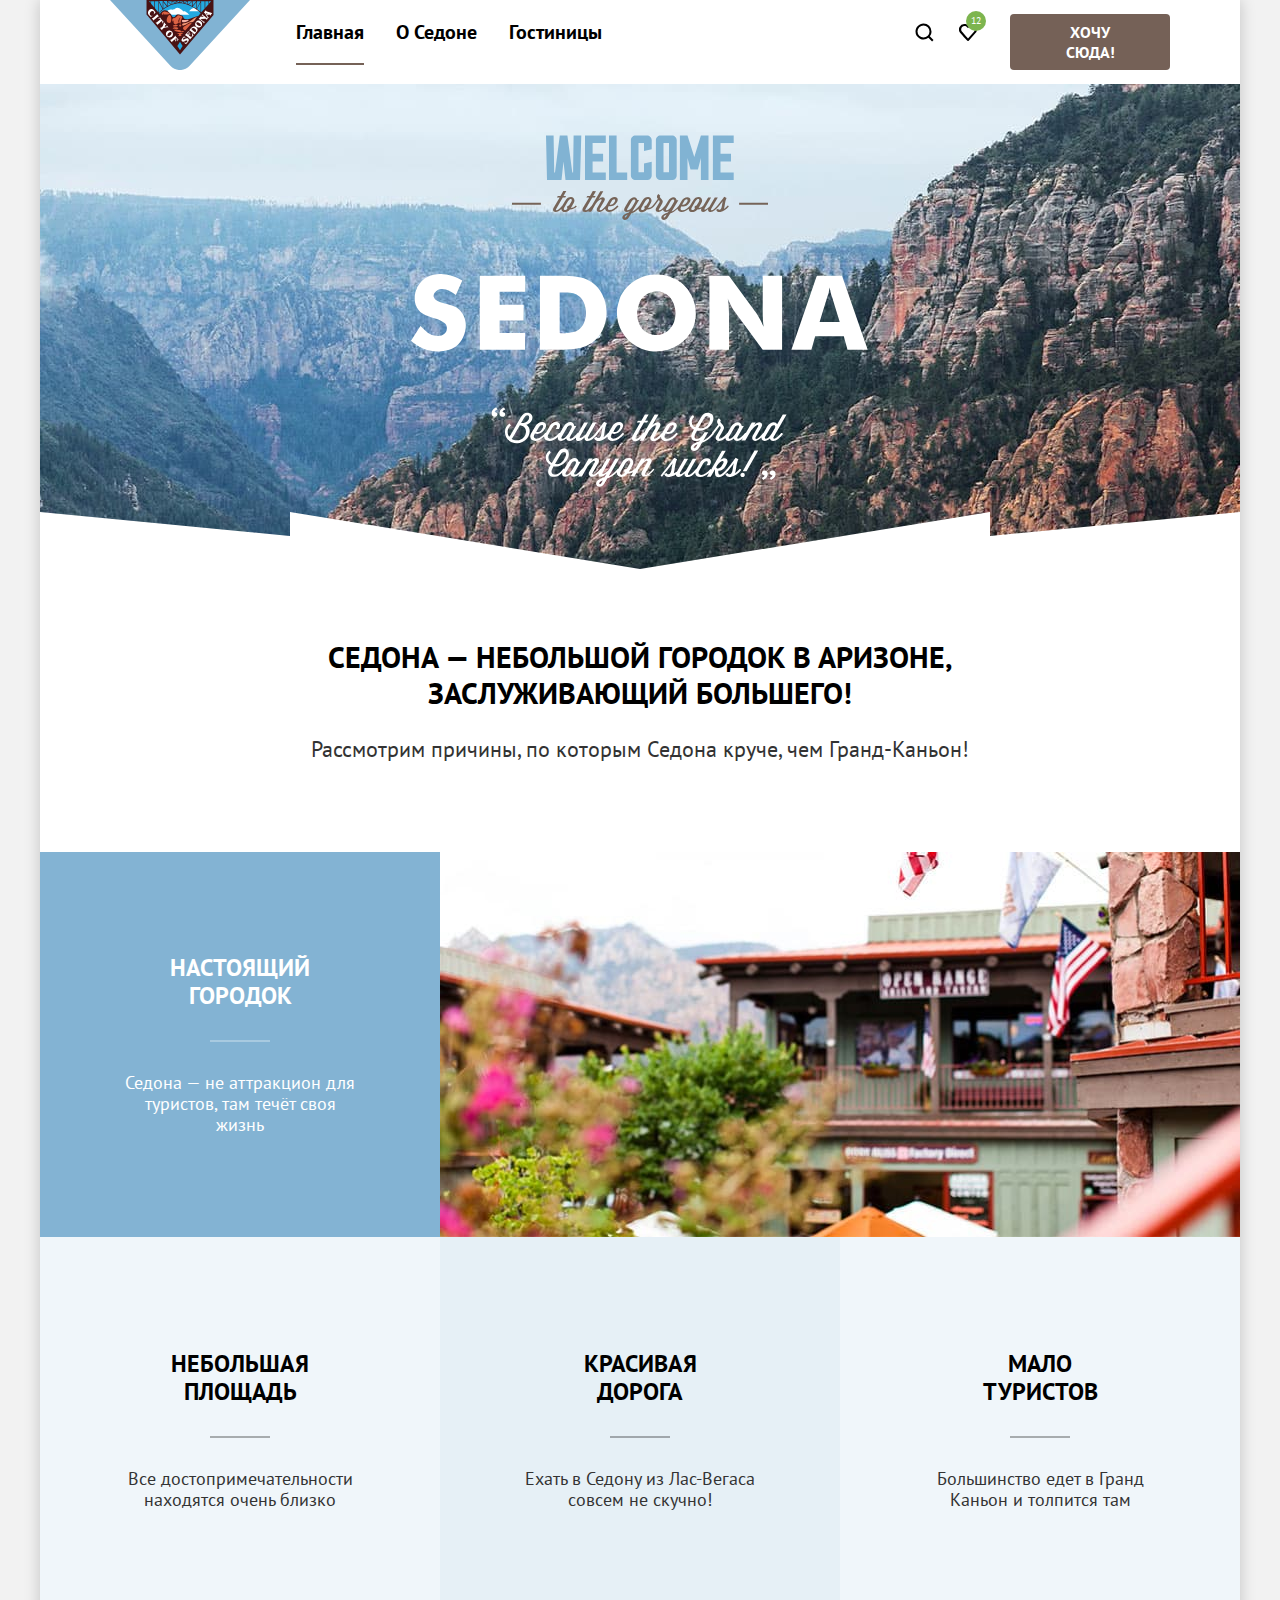
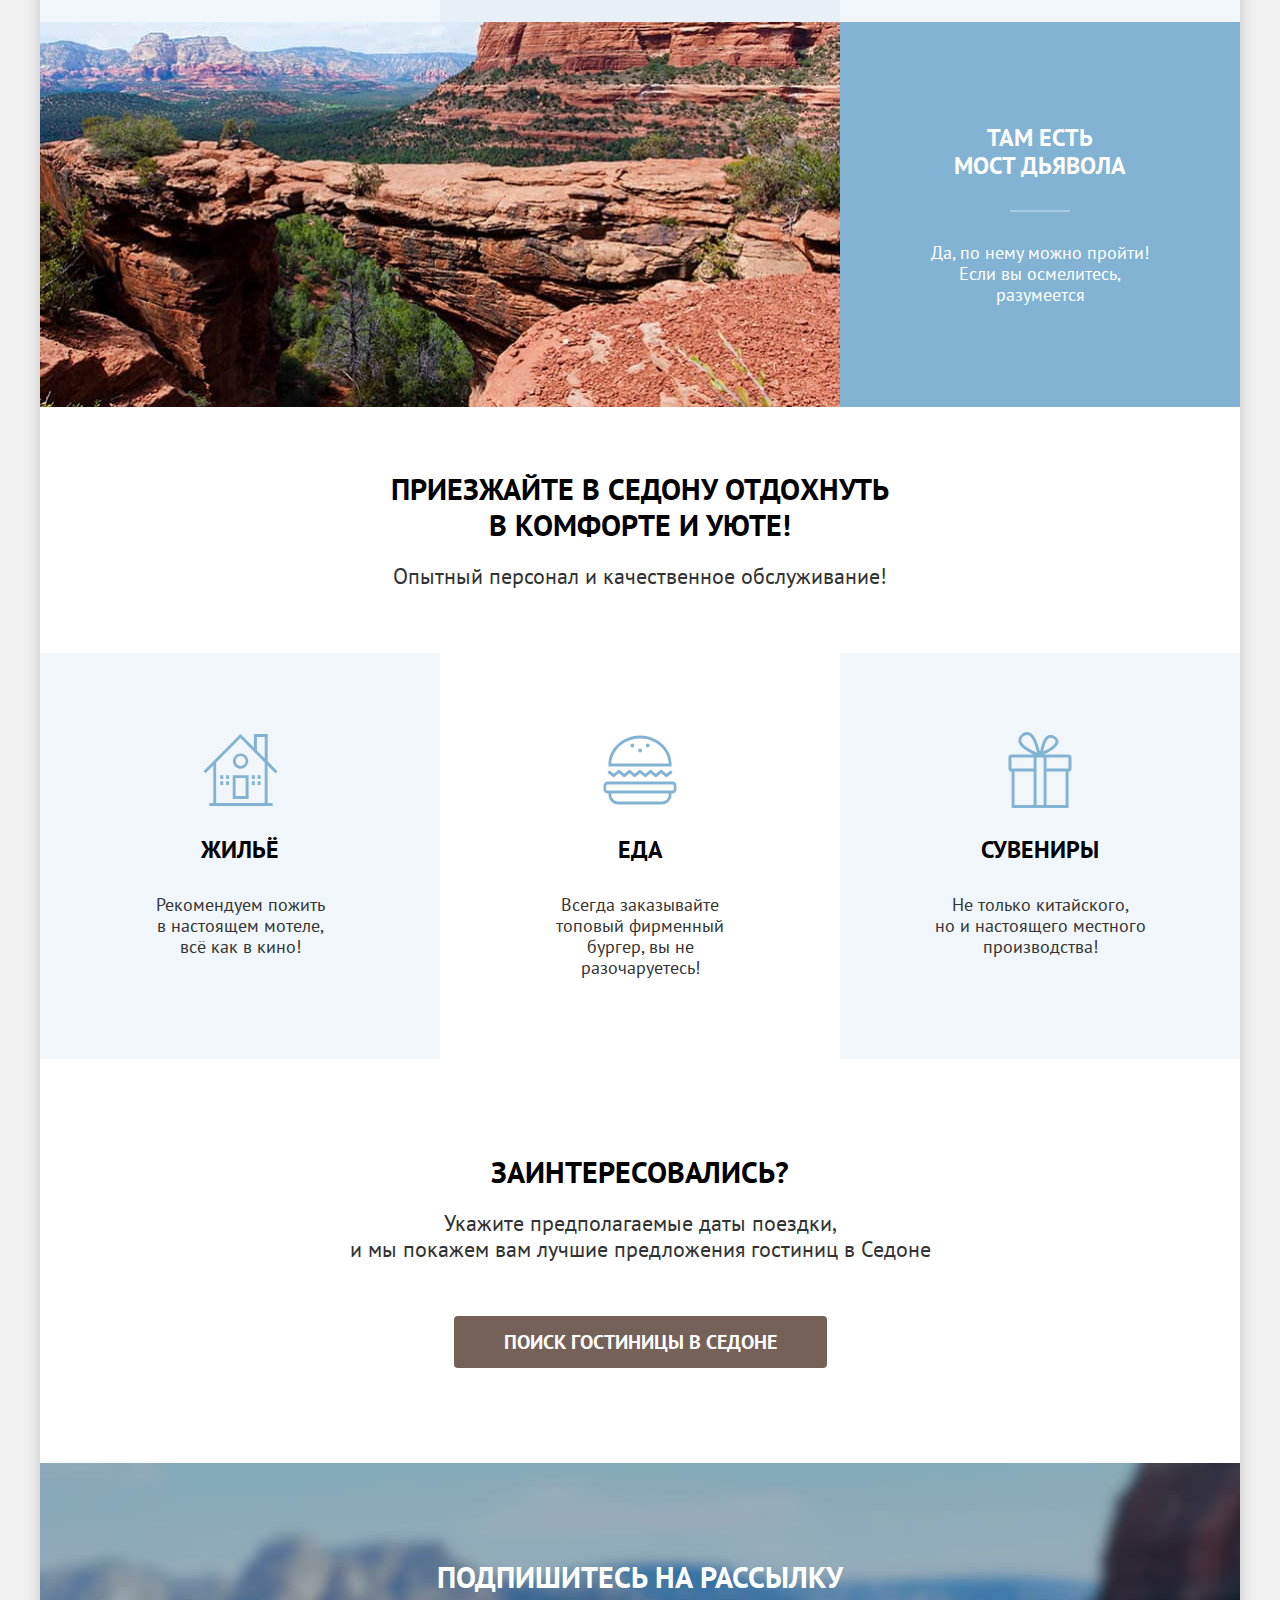
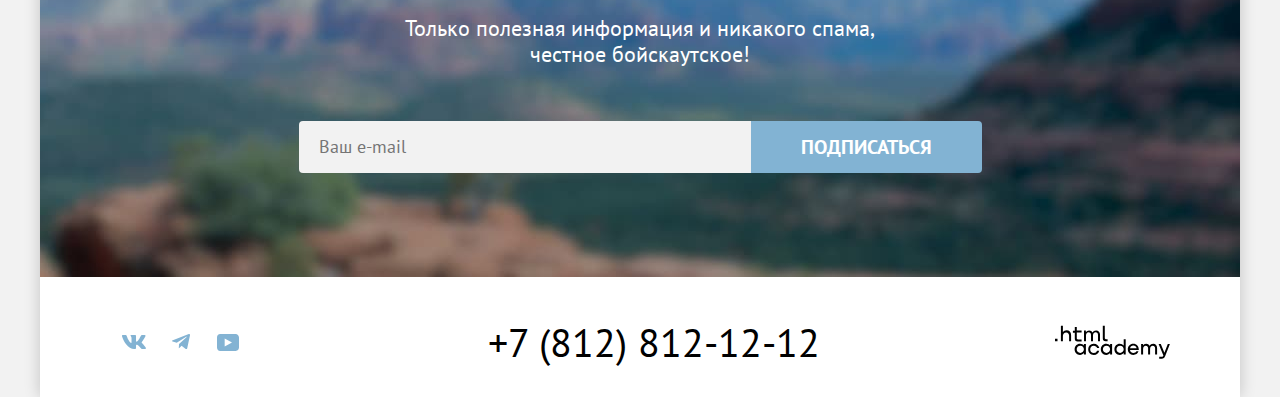
<file: index.html>
<!DOCTYPE html>
<html lang="ru">

<head>
  <meta charset="utf-8">
  <title>Седона</title>
  <link rel="stylesheet" href="styles/styles.css">
  <link rel="icon" href="favicon.ico" sizes="32x32">
</head>

<body>
  <div class="body-container">
    <header class="page-header" data-test="header">
      <a class="navigation-logo" href="index.html">
        <img class="logo-image" src="images/logo.svg" alt="Логотип Седона" width="140" height="70">
      </a>
      <nav class="navigation">
        <ul class="navigation-list">
          <li class="navigation-item">
            <a class="navigation-link navigation-link-current" tabindex="-1" href="index.html">Главная</a>
          </li>
          <li class="navigation-item">
            <a class="navigation-link" href="#">О Седоне</a>
          </li>
          <li class="navigation-item ">
            <a class="navigation-link" href="catalog.html">Гостиницы</a>
          </li>

        </ul>

        <ul class="navigation-user">
          <li class="navigation-user-item">
            <a class="navigation-user-link" href="#">
              <span class="visually-hidden">Поиск.</span>
              <svg class="navigation-icon" xmlns="http://www.w3.org/2000/svg" width="19" height="19" fill="none" viewBox="0 0 19 19">
                <path fill="currentColor" d="m18.5 17-3.7-3.67c1-1.3 1.7-2.98 1.7-4.87A8 8 0 0 0 8.5.5C4.1.5.5 4.18.5 8.56a8 8 0 0 0 12.9 6.26l3.7 3.68 1.4-1.5Zm-10-2.48a6 6 0 0 1-6-5.96 6 6 0 0 1 12 0 6 6 0 0 1-6 5.96Z" />
              </svg>
            </a>
          </li>
          <li class="navigation-user-item">
            <a class="navigation-user-link navigation-user-link-favorite" href="#">
              <span class="visually-hidden">Избранное.</span>
              <svg class="navigation-icon" xmlns="http://www.w3.org/2000/svg" role="img" width="18" height="17" fill="none" viewBox="0 0 18 17">
                <path fill="currentColor" d="M8.9 17a.9.9 0 0 1-.8-.4c-5.4-6.1-6.7-7.5-7-7.9A5.4 5.4 0 0 1 5.5 0C6.8 0 8 .5 9 1.3a5.46 5.46 0 0 1 9 4.1c0 1.3-.5 2.5-1.3 3.4l-7 7.9c-.2.2-.4.3-.8.3Zm-6-9.5c.3.4 3.5 4 6.1 6.9l6.2-7c.5-.5.7-1.2.7-2 0-1.8-1.5-3.3-3.3-3.3-1 0-2 .5-2.7 1.3-.3.3-.6.4-.9.4-.3 0-.6-.2-.8-.4-.7-.8-1.7-1.3-2.7-1.3-1.8 0-3.3 1.5-3.3 3.3-.1.9.3 1.6.7 2.1-.1 0-.1 0 0 0Z" />
              </svg>
              <span class="notification-badge">12</span>
            </a>
          </li>
        </ul>
      </nav>
      <a class="header-button button-brown" href="#">Хочу сюда!</a>
    </header>

    <main class="main" data-test="main">
      <section class="hero" data-test="hero">
        <h1 class="visually-hidden">Седона - сервис бронирования отелей.</h1>
        <img class="welcome-image" src="images/welcome.svg" alt="Welcome to the gorgeous Sedona, because the Grand canyon sucks!" width="458" height="352">
      </section>

      <section class="advantages" data-test="advantages">
        <h2 class="visually-hidden">Преимущества.</h2>
        <p class="advantages-title">Седона — небольшой городок в Аризоне, заслуживающий большего!</p>
        <p class="advantages-description">Рассмотрим причины, по которым Седона круче, чем Гранд-Каньон!</p>
        <ul class="advantages-list">
          <li class="advantages-item advantages-wide">
            <div class="advantages-item-container">
              <h3 class="advantages-item-title">Настоящий городок</h3>
              <p class="advantages-item-description">Седона — не аттракцион для туристов, там течёт своя жизнь</p>
            </div>
            <img class="advantages-image" src="images/advantages-right.jpg" alt="магазины на фоне гор" width="800" height="385">
          </li>
          <li class="advantages-item">
            <h3 class="advantages-item-title">Небольшая площадь</h3>
            <p class="advantages-item-description">Все достопримечательности находятся очень близко</p>
          </li>
          <li class="advantages-item">
            <h3 class="advantages-item-title">Красивая дорога</h3>
            <p class="advantages-item-description">Ехать в Седону из Лас-Вегаса совсем не скучно!</p>
          </li>
          <li class="advantages-item">
            <h3 class="advantages-item-title">Мало туристов</h3>
            <p class="advantages-item-description">Большинство едет в Гранд Каньон и толпится там</p>
          </li>
          <li class="advantages-item advantages-wide">
            <div class="advantages-item-container">
              <h3 class="advantages-item-title">Там есть<br> мост дьявола</h3>
              <p class="advantages-item-description">Да, по нему можно пройти! Если вы осмелитесь, разумеется</p>
            </div>
            <img class="advantages-image" src="images/advantages-left.jpg" alt="Каньон" width="800" height="385">
          </li>
        </ul>
      </section>
      <section class="service" data-test="service">
        <h2 class="visually-hidden">Услуги Седоны.</h2>
        <p class="service-title">Приезжайте в Седону отдохнуть в комфорте и уюте!</p>
        <p class="service-description">Опытный персонал и качественное обслуживание!</p>
        <ul class="service-list">
          <li class="service-item housing-block">
            <h3 class="service-item-title ">Жильё</h3>
            <p class="service-item-description">Рекомендуем пожить <br>в настоящем мотеле,<br> всё как в кино!</p>
          </li>
          <li class="service-item food-block">
            <h3 class="service-item-title">Еда</h3>
            <p class="service-item-description">
              Всегда заказывайте<br>топовый фирменный бургер, вы не разочаруетесь!
            </p>
          </li>
          <li class="service-item souvenirs-block">
            <h3 class="service-item-title">Сувениры</h3>
            <p class="service-item-description">Не только китайского,<br> но и настоящего местного производства!</p>
          </li>
        </ul>
      </section>

      <section class="search" data-test="search">
        <h2 class="search-title">Заинтересовались?</h2>
        <p class="search-description">
          Укажите предполагаемые даты поездки,<br>и мы покажем вам лучшие
          предложения гостиниц в Седоне
        </p>
        <button class="search-button button-brown" type="button">
          Поиск Гостиницы в Седоне
        </button>
      </section>

      <section class="subscribe-main" data-test="subscribe">
        <form class="subscribe-form" name="subscribe--main-form" method="post" action="https://echo.htmlacademy.ru">
          <h2 class="subscribe-title"><label for="email-subscribe">Подпишитесь на рассылку</label></h2>
          <p class="subscribe-description">Только полезная информация и никакого спама, честное бойскаутское!</p>
          <div class="subscribe-container">
            <input class="subscribe-input field border-radius-left" placeholder="Ваш e-mail" id="email-subscribe" name="e-mail" type="email" required>
            <button class="subscribe-button button-blue" type="submit">Подписаться</button>
          </div>
        </form>
      </section>
    </main>

    <footer class="page-footer" data-test="footer">
      <ul class="social-list">
        <li>
          <a class="social-list-item vk" href="https://vk.com/htmlacademy">
            <span class="visually-hidden">ВКонтакте.</span>
            <svg class="social-list-icon" aria-hidden="true" focusable="false" xmlns="http://www.w3.org/2000/svg" width="24" height="14" fill="currentColor" viewBox="0 0 24 14">
              <path fill="currentColor" fill-rule="evenodd" d="M23.45.95c.17-.55 0-.95-.8-.95h-2.62c-.67 0-.98.35-1.14.73 0 0-1.34 3.2-3.23 5.27-.61.6-.89.8-1.22.8-.17 0-.42-.2-.42-.74V.95c0-.66-.18-.95-.74-.95H9.15c-.42 0-.67.3-.67.6 0 .61.95.76 1.05 2.5v3.8c0 .84-.16.99-.5.99-.88 0-3.05-3.21-4.33-6.89-.25-.71-.5-1-1.17-1H.9C.15 0 0 .35 0 .73c0 .68.89 4.07 4.14 8.55C6.32 12.34 9.38 14 12.15 14c1.67 0 1.88-.37 1.88-1v-2.32c0-.73.16-.88.69-.88.38 0 1.05.2 2.61 1.67C19.11 13.22 19.4 14 20.41 14h2.62c.75 0 1.13-.37.91-1.1-.24-.72-1.09-1.77-2.21-3.02-.62-.7-1.54-1.47-1.81-1.86-.4-.49-.28-.7 0-1.14 0 0 3.2-4.43 3.53-5.93Z" clip-rule="evenodd" />
            </svg>
          </a>
        </li>
        <li>
          <a class="social-list-item Telegram" href="https://t.me/htmlacademy">
            <span class="visually-hidden">Telegram.</span>
            <svg class="social-list-icon" aria-hidden="true" focusable="false" xmlns="http://www.w3.org/2000/svg" width="18" height="16" fill="currentColor" viewBox="0 0 18 16">
              <path fill="currentColor" d="M16.79.1.84 6.25c-1.09.43-1.08 1.04-.2 1.31l4.1 1.28 9.47-5.98c.44-.27.85-.12.52.18L7.05 9.96l-.28 4.22c.41 0 .6-.19.83-.41l1.99-1.93 4.13 3.05c.77.42 1.31.2 1.5-.7l2.72-12.8c.28-1.12-.43-1.62-1.16-1.3Z" />
            </svg>
          </a>
        </li>
        <li>
          <a class="social-list-item Youtube" href="https://www.youtube.com/user/htmlacademyru">
            <span class="visually-hidden">Youtube.</span>
            <svg class="social-list-icon" aria-hidden="true" focusable="false" xmlns="http://www.w3.org/2000/svg" width="22" height="17" fill="currentColor" viewBox="0 0 22 17">
              <path fill="currentColor" d="M18.6 0H3.18C1.31 0 0 1.6 0 3.4v10.1C0 15.4 1.31 17 3.17 17h15.66c1.64 0 3.17-1.6 3.17-3.4V3.4C21.78 1.6 20.47 0 18.6 0ZM7.67 12.54V4.46L15 8.5l-7.33 4.04Z" />
            </svg>
          </a>
        </li>
      </ul>
      <a class="phone-number" href="tel:+78128121212">+7 (812) 812-12-12</a>
      <a class="htmlacademy-logo-link" href="https://htmlacademy.ru/intensive/htmlcss">
        <span class="visually-hidden">Онлайн‑курс HTML и CSS. Профессиональная вёрстка сайтов</span>
        <svg class="html-logo-icon" xmlns="http://www.w3.org/2000/svg" width="115" height="34" fill="none" viewBox="0 0 115 34">
          <path fill="currentColor" d="M0 13.72v2.6h2.5v-2.6H0ZM11.6 5.32c-1.6 0-2.8.7-3.6 1.7h-.1V.82h-2v15.5h2v-5.3c0-2.1 1.3-3.6 3.3-3.6 1.8 0 2.9 1.4 2.9 3.2v5.7h2v-6.1c.1-3-1.8-4.9-4.5-4.9ZM26.6 5.62h-4.8v-3.7h-2v3.8h-1.9v2h1.9v6c0 1.7 1 2.7 2.7 2.7h4.1v-2h-3.7c-.7 0-1.1-.4-1.1-1.1v-5.7h4.8v-2ZM41.1 5.42c-1.6 0-2.9.8-3.5 2.1h-.1c-.6-1.2-1.8-2.1-3.4-2.1-1.4 0-2.5.8-3.1 1.8h-.1v-1.6H29v10.6h2v-5.4c0-2 1-3.5 2.6-3.5 1.5 0 2.4 1 2.4 2.6v6.3h2v-5.6c0-2.4 1.4-3.3 2.6-3.3 1.5 0 2.4 1 2.4 2.6v6.3h2v-6.5c.1-2.5-1.4-4.3-3.9-4.3ZM47.8 13.52c0 1.7 1 2.7 2.8 2.7h2v-2h-1.7c-.7 0-1.1-.4-1.1-1.1V.82h-2v12.7ZM28.9 20.52c-.9-1.1-2.2-1.8-3.9-1.8-3.1 0-5.4 2.3-5.4 5.6s2.3 5.6 5.4 5.6c1.8 0 3-.8 3.8-1.9h.1v1.6h2v-10.6h-2v1.5Zm-3.6 7.4c-2.2 0-3.6-1.6-3.6-3.6s1.4-3.6 3.6-3.6 3.6 1.6 3.6 3.6c0 1.9-1.4 3.6-3.6 3.6ZM44.2 22.82c-.5-2.4-2.6-4.1-5.4-4.1a5.4 5.4 0 0 0-5.6 5.6c0 3.1 2.2 5.6 5.6 5.6 2.8 0 4.9-1.8 5.4-4.2h-2.1a3.4 3.4 0 0 1-3.3 2.3c-2.2 0-3.6-1.6-3.6-3.6s1.4-3.6 3.6-3.6c1.6 0 2.8 1 3.3 2.2h2.1v-.2ZM55.1 20.52c-.9-1.1-2.2-1.8-3.9-1.8-3.1 0-5.4 2.3-5.4 5.6s2.3 5.6 5.4 5.6c1.8 0 3-.8 3.8-1.9h.1v1.6h2v-10.6h-2v1.5Zm-3.6 7.4c-2.2 0-3.6-1.6-3.6-3.6s1.4-3.6 3.6-3.6 3.6 1.6 3.6 3.6c0 1.9-1.5 3.6-3.6 3.6ZM68.7 20.62c-.9-1.1-2.2-1.9-3.9-1.9-3.1 0-5.4 2.3-5.4 5.6s2.2 5.6 5.4 5.6c1.7 0 3-.8 3.8-1.8h.1v1.5h2v-15.4h-2v6.4Zm-3.6 7.3c-2.2 0-3.6-1.6-3.6-3.6s1.4-3.6 3.6-3.6 3.6 1.6 3.6 3.6c-.1 2-1.5 3.6-3.6 3.6ZM78.3 18.72c-3.3 0-5.5 2.5-5.5 5.6 0 3 2.1 5.6 5.5 5.6 2.5 0 4.5-1.3 5.2-3.6h-2.1c-.5 1-1.6 1.6-3 1.6-1.9 0-3.3-1.3-3.4-2.9h8.8c.2-3.6-2-6.3-5.5-6.3Zm0 1.9c1.7 0 3 1 3.3 2.6h-6.5c.3-1.5 1.5-2.6 3.2-2.6ZM98.2 18.72c-1.6 0-2.9.8-3.6 2h-.1c-.6-1.2-1.8-2-3.4-2-1.4 0-2.5.7-3.1 1.8v-1.5h-1.9v10.6h2v-5.4c0-2 1-3.4 2.6-3.5 1.5 0 2.4 1 2.4 2.6v6.3h2v-5.6c0-2.4 1.4-3.3 2.6-3.3 1.5 0 2.4 1 2.4 2.6v6.3h2v-6.5c.1-2.6-1.4-4.4-3.9-4.4ZM109.4 27.82l-3.6-8.9h-2.2l4.8 11.6c-.3.9-.7 1.2-1.7 1.2h-2.5v2h2.5c1.8 0 2.8-.8 3.5-2.6l4.7-12.2h-2.1l-3.4 8.9Z" />
        </svg>
      </a>
    </footer>

    <!-- Модальное окно -->
    <div class="modal-container modal-container-hide">
      <div class="modal">
        <button class="modal-close-button" type="button">
          <span class="visually-hidden">Закрыть окно</span>
          <svg class="close-button-icon" xmlns="http://www.w3.org/2000/svg" width="14" height="14" fill="none" viewBox="0 0 15 15">
            <path fill="currentColor" d="M14.5 1.78 13.2.5l-5.7 5.7L1.77.5.5 1.79l5.7 5.7-5.7 5.7 1.3 1.3 5.7-5.7 5.7 5.7 1.3-1.3-5.7-5.7 5.7-5.7Z" />
          </svg>
        </button>

        <section class="modal-content">
          <h2 class="modal-tittle">Поиск гостиницы в Седоне</h2>
          <form class="modal-form" name="search-form" action="https://echo.htmlacademy.ru/" method="post">
            <label class="modal-input-label grid-leftside" for="check-in-date-arrival">Дата заезда:</label>

            <div class="modal-input-container">
              <input class="check-in-date-input modal-input" id="check-in-date-arrival" type="text" required name="check in date" value="27 Апреля 2020" placeholder="Укажите дату">
              <button class="modal-calendar-button" type="button">
                <span class="visually-hidden">Кнопка календаря.</span>
              </button>
              <span class="check-signature check-signature-error">Мы не можем отправить вас в прошлое.</span>
            </div>
            <label class="modal-input-label grid-leftside" for="check-out-date-arrival">Дата выезда:</label>
            <div class="modal-input-container">
              <input class="check-out-date-input modal-input" id="check-out-date-arrival" type="text" required name="check out date" value="01 Сентября 2023" placeholder="Укажите дату">
              <button class="modal-calendar-button" type="button">
                <span class="visually-hidden">Кнопка календаря.</span>
              </button>
              <span class="check-signature">На эти даты есть свободные номера. Пока есть.</span>
            </div>

            <!-- +/- взрослых/детей -->
            <label class="modal-input-label modal-buttons-label grid-leftside" for="adults">Взрослые:</label>
            <div class="modal-spin-container">
              <input class="modal-value-input" type="number" name="adults" id="adults" required value="2">
              <button class="plus-button" type="button">
                <span class="visually-hidden">Количество взрослых прибавить</span>
                <span class="plus-icon"></span>
              </button>
              <button class="minus-button" type="button">
                <span class="visually-hidden">Количество взрослых убавить</span>
                <span class="minus-icon"></span>
              </button>
            </div>
            <div class="tooltip-wrapper">
              <label class="modal-input-label modal-buttons-label" for="children">Дети:</label>
              <button class="modal-tooltip" type="button" aria-labelledby="tooltip-label-date">
                <span class="tooltip-content" role="tooltip" id="tooltip-label-date">Укажите количество детей, которые будут с вами, возраст которых от 6 до 18 лет. Дети до 6 лет размещаются бесплатно.</span>
              </button>
            </div>
            <div class="modal-spin-container">
              <input class="modal-value-input" type="number" name="children" id="children" required value="2">
              <button class="plus-button" type="button">
                <span class="visually-hidden">Количество детей прибавить</span>
                <span class="plus-icon"></span>
              </button>
              <button class="minus-button" type="button">
                <span class="visually-hidden">Количество детей убавить</span>
                <span class="minus-icon"></span>
              </button>
            </div>
            <button class="modal-search-button button-blue" type="submit">Найти</button>
          </form>
        </section>
      </div>
    </div>
  </div>
</body>

</html>
</file>
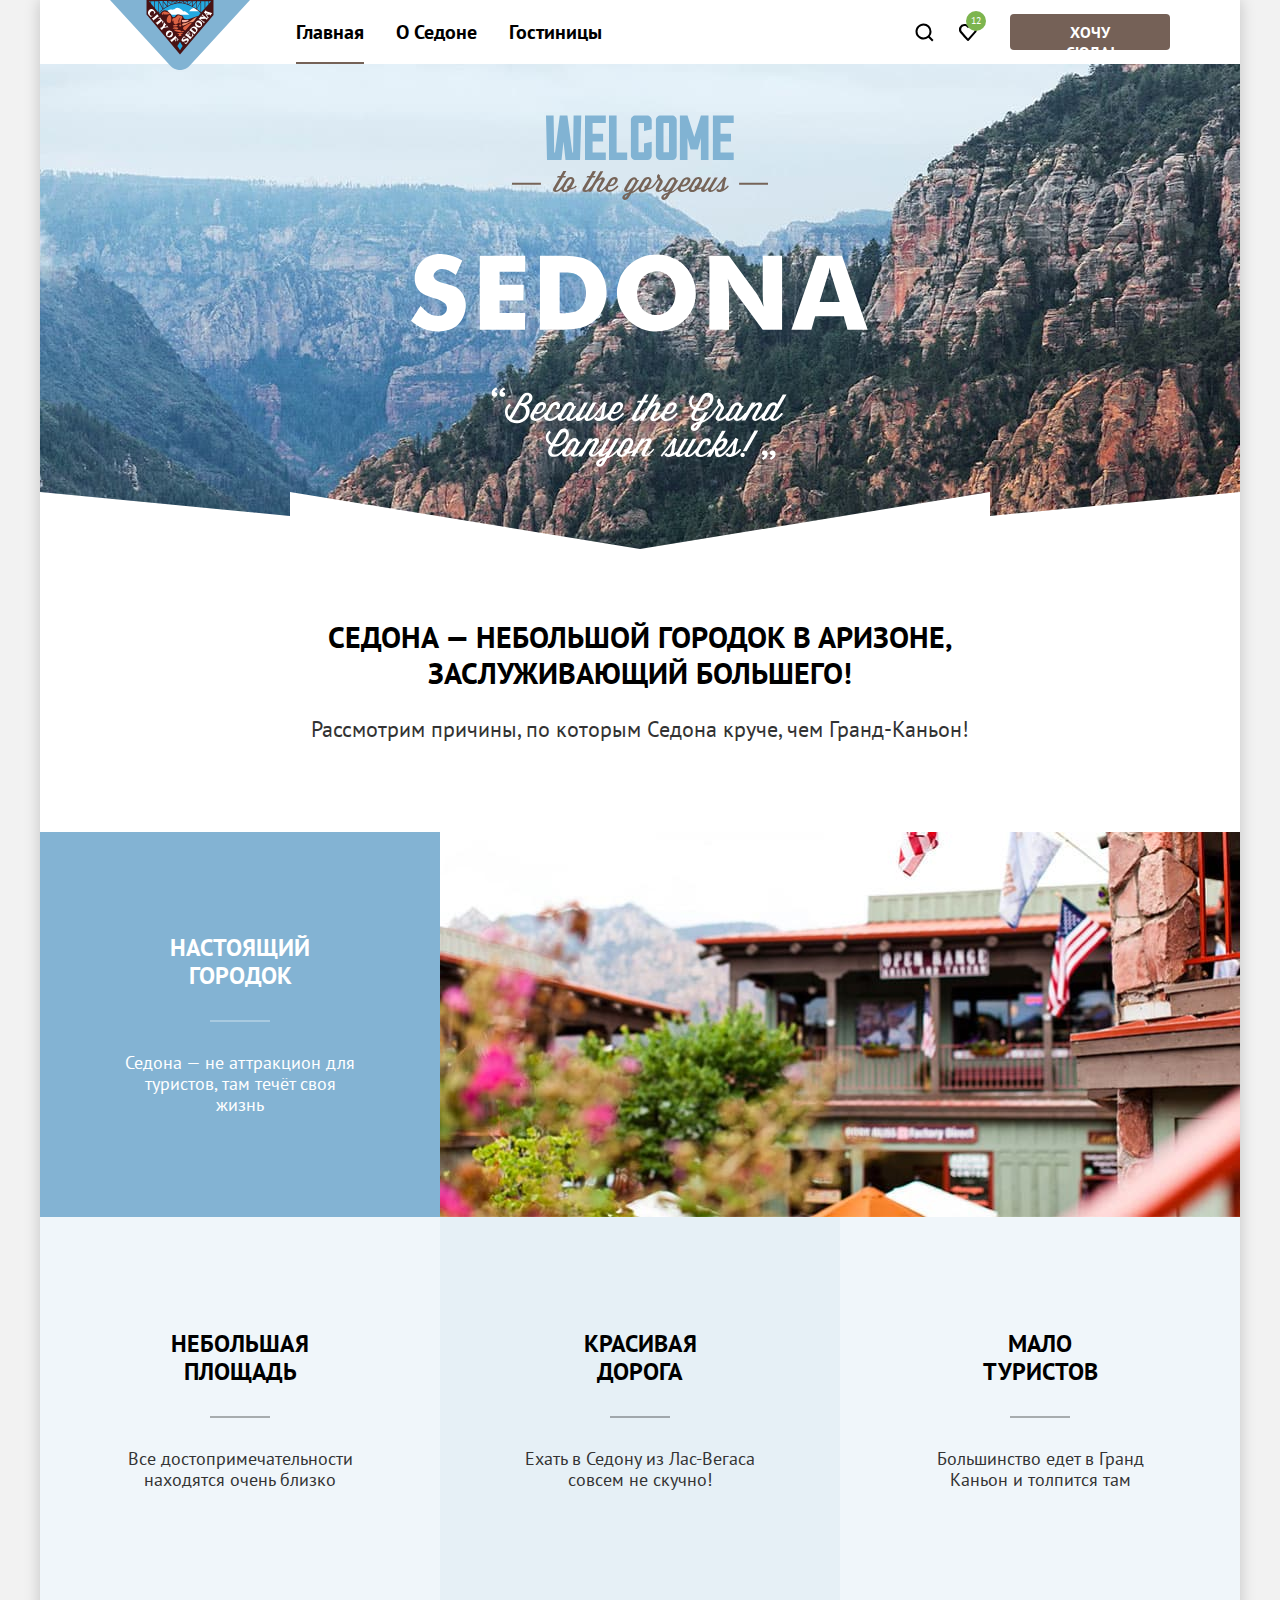
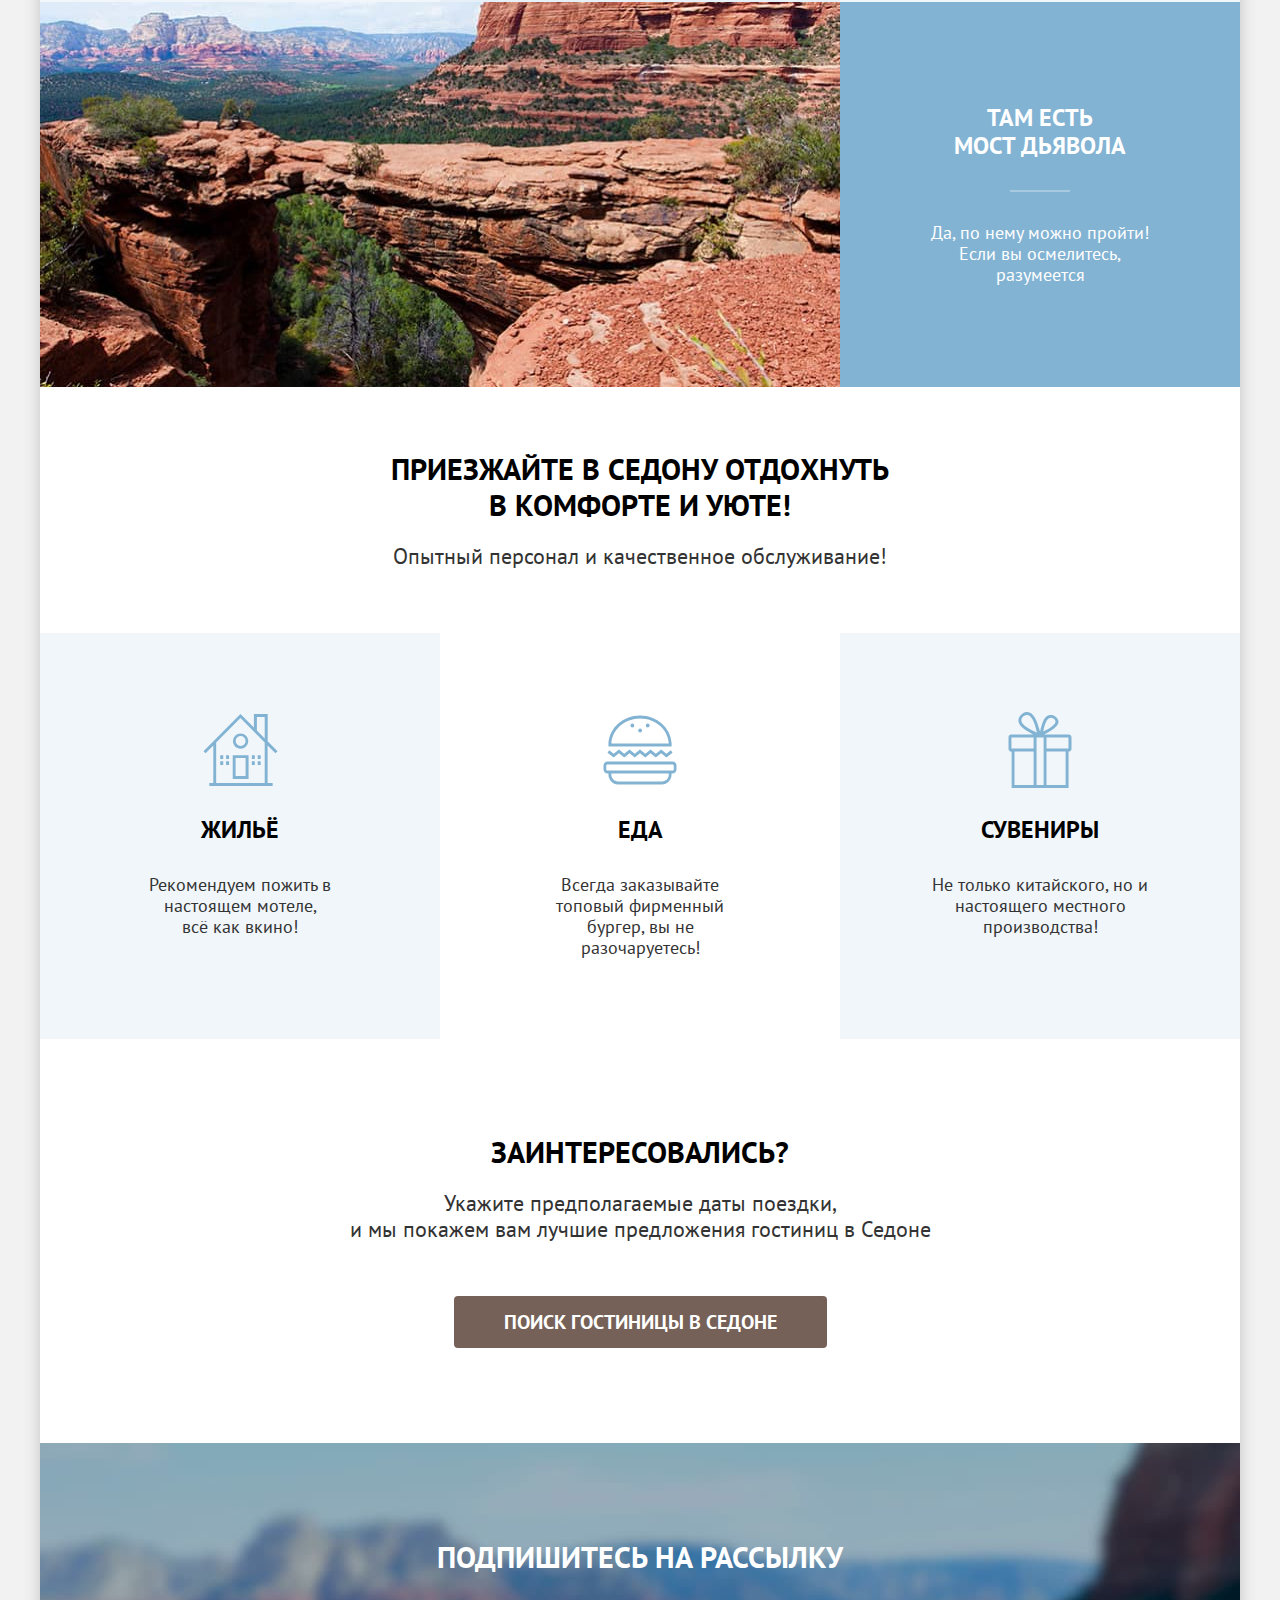
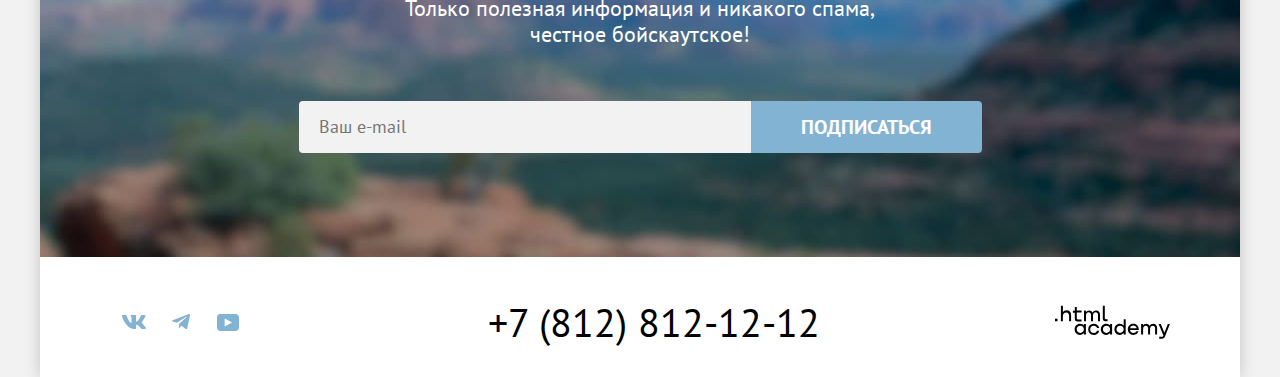
<file: 2/index.html>
<!DOCTYPE html>
<html lang="ru">

<head>
  <meta charset="utf-8">
  <title>Седона</title>
  <link rel="stylesheet" href="styles/styles.css">
  <link rel="icon" href="images/favicon.png" sizes="32x32">
  <base href="https://htmlacademy-htmlcss.github.io/2526451-sedona-40/2/">
</head>

<body>
  <div class="body-container">
    <header class="page-header" data-test="header">
      <a class="navigation-logo" href="index.html">
        <img class="logo-image" src="images/logo.svg" alt="Логотип Седона" width="140" height="70">
      </a>
      <nav class="navigation">
        <ul class="navigation-list">
          <li class="navigation-item">
            <a class="navigation-link navigation-link-current" tabindex="-1" href="index.html">Главная</a>
          </li>
          <li class="navigation-item">
            <a class="navigation-link" href="about.html">О Седоне</a>
          </li>
          <li class="navigation-item">
            <a class="navigation-link" href="catalog.html">Гостиницы</a>
          </li>

        </ul>

        <ul class="navigation-user">
          <li class="navigation-user-item">
            <a class="navigation-user-link" href="#">
              <span class="visually-hidden">Поиск.</span>
              <svg xmlns="http://www.w3.org/2000/svg" width="19" height="19" fill="none" viewBox="0 0 19 19">
                <path fill="#000" d="m18.5 17-3.7-3.67c1-1.3 1.7-2.98 1.7-4.87A8 8 0 0 0 8.5.5C4.1.5.5 4.18.5 8.56a8 8 0 0 0 12.9 6.26l3.7 3.68 1.4-1.5Zm-10-2.48a6 6 0 0 1-6-5.96 6 6 0 0 1 12 0 6 6 0 0 1-6 5.96Z" />
              </svg>
            </a>
          </li>
          <li class="navigation-user-item">
            <a class="navigation-user-link navigation-user-link-favorite" href="#">
              <span class="visually-hidden">Избранное.</span>
              <svg xmlns="http://www.w3.org/2000/svg" role="img" width="18" height="17" fill="none" viewBox="0 0 18 17">
                <path fill="#000" d="M8.9 17a.9.9 0 0 1-.8-.4c-5.4-6.1-6.7-7.5-7-7.9A5.4 5.4 0 0 1 5.5 0C6.8 0 8 .5 9 1.3a5.46 5.46 0 0 1 9 4.1c0 1.3-.5 2.5-1.3 3.4l-7 7.9c-.2.2-.4.3-.8.3Zm-6-9.5c.3.4 3.5 4 6.1 6.9l6.2-7c.5-.5.7-1.2.7-2 0-1.8-1.5-3.3-3.3-3.3-1 0-2 .5-2.7 1.3-.3.3-.6.4-.9.4-.3 0-.6-.2-.8-.4-.7-.8-1.7-1.3-2.7-1.3-1.8 0-3.3 1.5-3.3 3.3-.1.9.3 1.6.7 2.1-.1 0-.1 0 0 0Z" />
              </svg>
              <span class="notification-badge">12</span>
            </a>
          </li>
        </ul>
      </nav>
      <a class="header-button button-brown" href="#">Хочу сюда!</a>
    </header>

    <main class="main" data-test="main">
      <section class="hero" data-test="hero">
        <h1 class="visually-hidden">Седона - сервис бронирования отелей.</h1>
        <img class="welcome-image" src="images/welcome.svg" alt="Welcome to the gorgeous Sedona, because the Grand canyon sucks!" width="458" height="352">
      </section>

      <section class="advantages" data-test="advantages">
        <p class="advantages-title">Седона — небольшой городок в Аризоне, заслуживающий большего!</p>
        <p class="advantages-description">Рассмотрим причины, по которым Седона круче, чем Гранд-Каньон!</p>
        <h2 class="visually-hidden">Преимущества.</h2>
        <ul class="advantages-list">
          <li class="advantages-item advantages-wide">
            <div class="advantages-item-container">
              <h3 class="advantages-item-title">Настоящий городок</h3>
              <p class="advantages-item-description">Седона — не аттракцион для туристов, там течёт своя жизнь</p>
            </div>
            <img class="advantages-image" src="images/photo-1.jpg" alt="магазины на фоне гор" width="800" height="385">
          </li>
          <li class="advantages-item">
            <h3 class="advantages-item-title">Небольшая площадь</h3>
            <p class="advantages-item-description">Все достопримечательности находятся очень близко</p>
          </li>
          <li class="advantages-item">
            <h3 class="advantages-item-title">Красивая дорога</h3>
            <p class="advantages-item-description">Ехать в Седону из Лас-Вегаса совсем не скучно!</p>
          </li>
          <li class="advantages-item">
            <h3 class="advantages-item-title">Мало туристов</h3>
            <p class="advantages-item-description">Большинство едет в Гранд Каньон и толпится там</p>
          </li>
          <li class="advantages-item advantages-wide">
            <div class="advantages-item-container">
              <h3 class="advantages-item-title">Там есть<br> мост дьявола</h3>
              <p class="advantages-item-description">Да, по нему можно пройти! Если вы осмелитесь, разумеется</p>
            </div>
            <img class="advantages-image" src="images/photo-2.jpg" alt="Каньон" width="800" height="385">
          </li>
        </ul>
      </section>
      <section class="service" data-test="service">

        <h2 class="visually-hidden">Услуги Седоны</h2>
        <p class="service-title">Приезжайте в Седону отдохнуть в комфорте и уюте!</p>
        <p class="service-description">Опытный персонал и качественное обслуживание!</p>
        <h2 class="visually-hidden">Инфраструктура.</h2>
        <ul class="service-list">
          <li class="service-item housing-block">
            <h3 class="service-item-title ">Жильё</h3>
            <p class="service-item-description">Рекомендуем пожить в настоящем мотеле,<br> всё как вкино!</p>
          </li>
          <li class="service-item food-block">
            <h3 class="service-item-title">Еда</h3>
            <p class="service-item-description">
              Всегда заказывайте<br>топовый фирменный бургер, вы не разочаруетесь!
            </p>
          </li>
          <li class="service-item souvenirs-block">
            <h3 class="service-item-title">Сувениры</h3>
            <p class="service-item-description">Не только китайского, но и настоящего местного производства!</p>
          </li>
        </ul>
      </section>

      <section class="search" data-test="search">
        <h2 class="search-title">Заинтересовались?</h2>
        <p class="search-description">
          Укажите предполагаемые даты поездки,<br>и мы покажем вам лучшие
          предложения гостиниц в Седоне
        </p>
        <button class="search-button button-brown" type="button">
          Поиск Гостиницы в Седоне
        </button>

      </section>
      <section class="subscribe-main" data-test="subscribe">
        <form class="subscribe-form" name="subscribe--main-form" method="post" action="https://echo.htmlacademy.ru">
          <h2 class="subscribe-title"><label for="email-subscribe">Подпишитесь на рассылку</label></h2>
          <p class="subscribe-description">Только полезная информация и никакого спама, честное бойскаутское!</p>
          <div class="subscribe-container">
            <input class="subscribe-input field border-radius-left" placeholder="Ваш e-mail" id="email-subscribe" name="e-mail" type="email">
            <button class="subscribe-button button-blue" type="submit">Подписаться</button>
          </div>
        </form>
      </section>
    </main>
    <footer class="page-footer" data-test="footer">
      <ul class="social-list">
        <li>
          <a class="social-list-item vk" href="https://vk.com/htmlacademy">
            <span class="visually-hidden">ВКонтакте.</span>
            <svg class="social-list-icon" aria-hidden="true" focusable="false" xmlns="http://www.w3.org/2000/svg" width="24" height="14" fill="currentColor" viewBox="0 0 24 14">
              <path fill="#83B3D3" fill-rule="evenodd" d="M23.45.95c.17-.55 0-.95-.8-.95h-2.62c-.67 0-.98.35-1.14.73 0 0-1.34 3.2-3.23 5.27-.61.6-.89.8-1.22.8-.17 0-.42-.2-.42-.74V.95c0-.66-.18-.95-.74-.95H9.15c-.42 0-.67.3-.67.6 0 .61.95.76 1.05 2.5v3.8c0 .84-.16.99-.5.99-.88 0-3.05-3.21-4.33-6.89-.25-.71-.5-1-1.17-1H.9C.15 0 0 .35 0 .73c0 .68.89 4.07 4.14 8.55C6.32 12.34 9.38 14 12.15 14c1.67 0 1.88-.37 1.88-1v-2.32c0-.73.16-.88.69-.88.38 0 1.05.2 2.61 1.67C19.11 13.22 19.4 14 20.41 14h2.62c.75 0 1.13-.37.91-1.1-.24-.72-1.09-1.77-2.21-3.02-.62-.7-1.54-1.47-1.81-1.86-.4-.49-.28-.7 0-1.14 0 0 3.2-4.43 3.53-5.93Z" clip-rule="evenodd" />
            </svg>
          </a>
        </li>
        <li>
          <a class="social-list-item Telegram" href="https://t.me/htmlacademy">
            <span class="visually-hidden">Telegram.</span>
            <svg class="social-list-icon" aria-hidden="true" focusable="false" xmlns="http://www.w3.org/2000/svg" width="18" height="16" fill="currentColor" viewBox="0 0 18 16">
              <path fill="#83B3D3" d="M16.79.1.84 6.25c-1.09.43-1.08 1.04-.2 1.31l4.1 1.28 9.47-5.98c.44-.27.85-.12.52.18L7.05 9.96l-.28 4.22c.41 0 .6-.19.83-.41l1.99-1.93 4.13 3.05c.77.42 1.31.2 1.5-.7l2.72-12.8c.28-1.12-.43-1.62-1.16-1.3Z" />
            </svg>
          </a>
        </li>
        <li>
          <a class="social-list-item Youtube" href="https://www.youtube.com/user/htmlacademyru">
            <span class="visually-hidden">Youtube.</span>
            <svg class="social-list-icon" aria-hidden="true" focusable="false" xmlns="http://www.w3.org/2000/svg" width="22" height="17" fill="currentColor" viewBox="0 0 22 17">
              <path fill="#83B3D3" d="M18.6 0H3.18C1.31 0 0 1.6 0 3.4v10.1C0 15.4 1.31 17 3.17 17h15.66c1.64 0 3.17-1.6 3.17-3.4V3.4C21.78 1.6 20.47 0 18.6 0ZM7.67 12.54V4.46L15 8.5l-7.33 4.04Z" />
            </svg>
          </a>
        </li>
      </ul>
      <a class="phone-number" href="tel:+78128121212">+7 (812) 812-12-12</a>
      <a class="htmlacademy-logo-link" href="https://htmlacademy.ru/intensive/htmlcss">
        <span class="visually-hidden">Онлайн‑курс HTML и CSS. Профессиональная вёрстка сайтов</span>
        <svg class="html-logo-icon" xmlns="http://www.w3.org/2000/svg" width="115" height="34" fill="none" viewBox="0 0 115 34">
          <path fill="#000" d="M0 13.72v2.6h2.5v-2.6H0ZM11.6 5.32c-1.6 0-2.8.7-3.6 1.7h-.1V.82h-2v15.5h2v-5.3c0-2.1 1.3-3.6 3.3-3.6 1.8 0 2.9 1.4 2.9 3.2v5.7h2v-6.1c.1-3-1.8-4.9-4.5-4.9ZM26.6 5.62h-4.8v-3.7h-2v3.8h-1.9v2h1.9v6c0 1.7 1 2.7 2.7 2.7h4.1v-2h-3.7c-.7 0-1.1-.4-1.1-1.1v-5.7h4.8v-2ZM41.1 5.42c-1.6 0-2.9.8-3.5 2.1h-.1c-.6-1.2-1.8-2.1-3.4-2.1-1.4 0-2.5.8-3.1 1.8h-.1v-1.6H29v10.6h2v-5.4c0-2 1-3.5 2.6-3.5 1.5 0 2.4 1 2.4 2.6v6.3h2v-5.6c0-2.4 1.4-3.3 2.6-3.3 1.5 0 2.4 1 2.4 2.6v6.3h2v-6.5c.1-2.5-1.4-4.3-3.9-4.3ZM47.8 13.52c0 1.7 1 2.7 2.8 2.7h2v-2h-1.7c-.7 0-1.1-.4-1.1-1.1V.82h-2v12.7ZM28.9 20.52c-.9-1.1-2.2-1.8-3.9-1.8-3.1 0-5.4 2.3-5.4 5.6s2.3 5.6 5.4 5.6c1.8 0 3-.8 3.8-1.9h.1v1.6h2v-10.6h-2v1.5Zm-3.6 7.4c-2.2 0-3.6-1.6-3.6-3.6s1.4-3.6 3.6-3.6 3.6 1.6 3.6 3.6c0 1.9-1.4 3.6-3.6 3.6ZM44.2 22.82c-.5-2.4-2.6-4.1-5.4-4.1a5.4 5.4 0 0 0-5.6 5.6c0 3.1 2.2 5.6 5.6 5.6 2.8 0 4.9-1.8 5.4-4.2h-2.1a3.4 3.4 0 0 1-3.3 2.3c-2.2 0-3.6-1.6-3.6-3.6s1.4-3.6 3.6-3.6c1.6 0 2.8 1 3.3 2.2h2.1v-.2ZM55.1 20.52c-.9-1.1-2.2-1.8-3.9-1.8-3.1 0-5.4 2.3-5.4 5.6s2.3 5.6 5.4 5.6c1.8 0 3-.8 3.8-1.9h.1v1.6h2v-10.6h-2v1.5Zm-3.6 7.4c-2.2 0-3.6-1.6-3.6-3.6s1.4-3.6 3.6-3.6 3.6 1.6 3.6 3.6c0 1.9-1.5 3.6-3.6 3.6ZM68.7 20.62c-.9-1.1-2.2-1.9-3.9-1.9-3.1 0-5.4 2.3-5.4 5.6s2.2 5.6 5.4 5.6c1.7 0 3-.8 3.8-1.8h.1v1.5h2v-15.4h-2v6.4Zm-3.6 7.3c-2.2 0-3.6-1.6-3.6-3.6s1.4-3.6 3.6-3.6 3.6 1.6 3.6 3.6c-.1 2-1.5 3.6-3.6 3.6ZM78.3 18.72c-3.3 0-5.5 2.5-5.5 5.6 0 3 2.1 5.6 5.5 5.6 2.5 0 4.5-1.3 5.2-3.6h-2.1c-.5 1-1.6 1.6-3 1.6-1.9 0-3.3-1.3-3.4-2.9h8.8c.2-3.6-2-6.3-5.5-6.3Zm0 1.9c1.7 0 3 1 3.3 2.6h-6.5c.3-1.5 1.5-2.6 3.2-2.6ZM98.2 18.72c-1.6 0-2.9.8-3.6 2h-.1c-.6-1.2-1.8-2-3.4-2-1.4 0-2.5.7-3.1 1.8v-1.5h-1.9v10.6h2v-5.4c0-2 1-3.4 2.6-3.5 1.5 0 2.4 1 2.4 2.6v6.3h2v-5.6c0-2.4 1.4-3.3 2.6-3.3 1.5 0 2.4 1 2.4 2.6v6.3h2v-6.5c.1-2.6-1.4-4.4-3.9-4.4ZM109.4 27.82l-3.6-8.9h-2.2l4.8 11.6c-.3.9-.7 1.2-1.7 1.2h-2.5v2h2.5c1.8 0 2.8-.8 3.5-2.6l4.7-12.2h-2.1l-3.4 8.9Z" />
        </svg>
      </a>
    </footer>

    <!-- Модальное окно -->
    <div class="modal-container modal-container-close">
      <div class="modal">
        <button class="modal-close-button" type="button">
          <span class="visually-hidden">Закрыть окно</span>
          <svg class="close-button-icon" xmlns="http://www.w3.org/2000/svg" width="14" height="14" fill="none" viewBox="0 0 15 15">
            <path fill="#000" d="M14.5 1.78 13.2.5l-5.7 5.7L1.77.5.5 1.79l5.7 5.7-5.7 5.7 1.3 1.3 5.7-5.7 5.7 5.7 1.3-1.3-5.7-5.7 5.7-5.7Z" />
          </svg>
        </button>

        <section class="modal-content">
          <h2 class="modal-tittle">Поиск гостиницы в Седоне</h2>
          <form class="modal-form" name="search-form" action="https://echo.htmlacademy.ru/" method="post">
            <label class="modal-input-label" for="check-in-date-arrival">Дата заезда:</label>

            <div class="modal-input-container">
              <input class="check-in-date-input modal-input" id="check-in-date-arrival" type="text" required name="check in date" value="27 Апреля 2020" placeholder="Укажите дату">
              <button class="modal-calendar-button" type="button">
                <span class="visually-hidden">Кнопка календаря.</span>
              </button>
              <span class="check-signature check-signature-error">Мы не можем отправить вас в прошлое.</span>
            </div>
            <label class="modal-input-label" for="check-out-date-arrival">Дата выезда:</label>
            <div class="modal-input-container">
              <input class="check-out-date-input modal-input" id="check-out-date-arrival" type="text" required name="check out date" value="01 Сентября 2023" placeholder="Укажите дату">
              <button class="modal-calendar-button" type="button">
                <span class="visually-hidden">Кнопка календаря.</span>
              </button>
              <span class="check-signature">На эти даты есть свободные номера. Пока есть.</span>
            </div>

            <!-- +/- взрослых/детей -->
            <label class="modal-input-label modal-buttons-label" for="adults">Взрослые:</label>
            <div class="modal-spin-container">
              <input class="modal-value-input" type="number" name="adults" id="adults" value="2">
              <button class="plus-button" type="button">
                <span class="visually-hidden">Количество взрослых прибавить</span>
                <span class="plus-icon"></span>
              </button>
              <button class="minus-button" type="button">
                <span class="visually-hidden">Количество взрослых убавить</span>
                <span class="minus-icon"></span>
              </button>
            </div>
            <div class="tooltip-wrapper">
              <label class="modal-input-label modal-buttons-label" for="children">Дети:</label>
              <button class="modal-tooltip" type="button" aria-labelledby="tooltip-label-date">
                <span class="tooltip-content" role="tooltip" id="tooltip-label-date">Укажите количество детей, которые будут с вами, возраст которых от 6 до 18 лет. Дети до 6 лет размещаются бесплатно.</span>
              </button>
            </div>
            <div class="modal-spin-container">
              <input class="modal-value-input" type="number" name="children" id="children" value="2">
              <button class="plus-button" type="button">
                <span class="visually-hidden">Количество детей прибавить</span>
                <span class="plus-icon"></span>
              </button>
              <button class="minus-button" type="button">
                <span class="visually-hidden">Количество детей убавить</span>
                <span class="minus-icon"></span>
              </button>
            </div>
            <button class="modal-search-button button-blue" type="submit">Найти</button>
          </form>
        </section>
      </div>
    </div>
  </div>
</body>

</html>
</file>
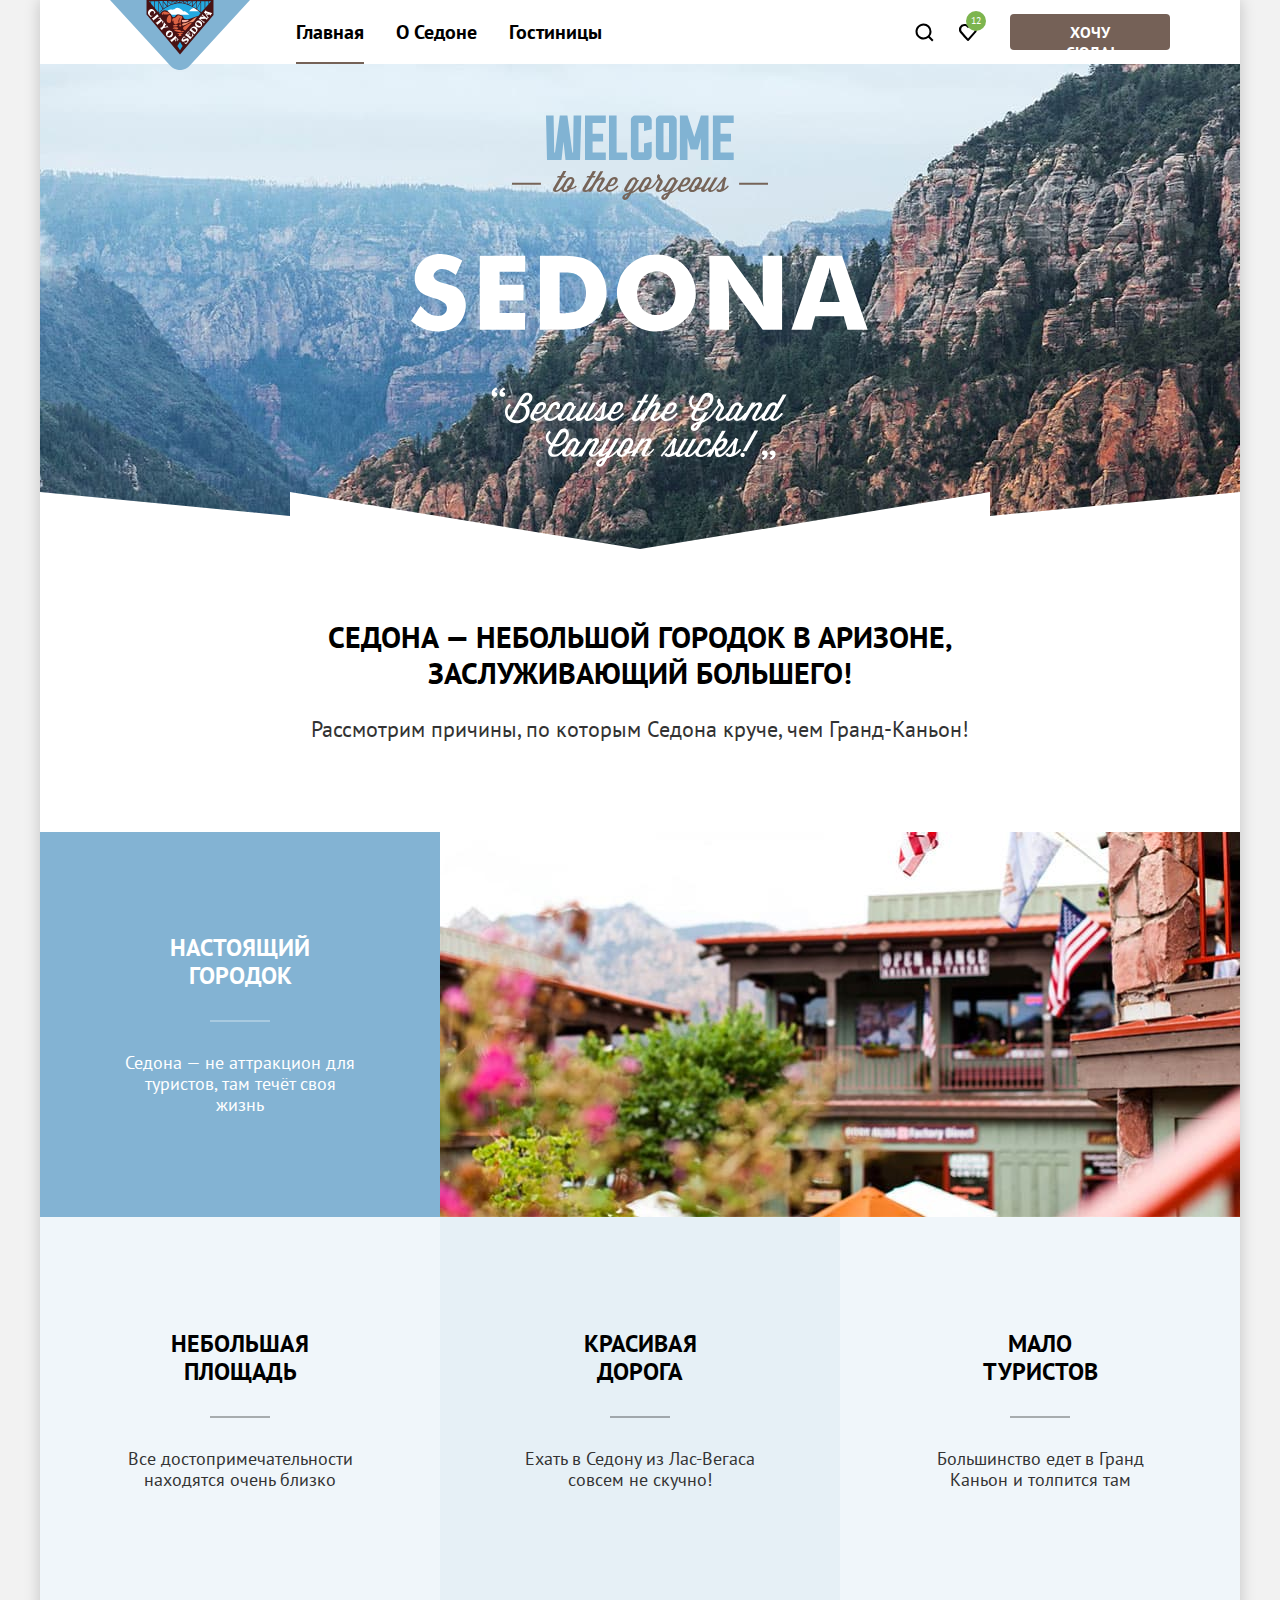
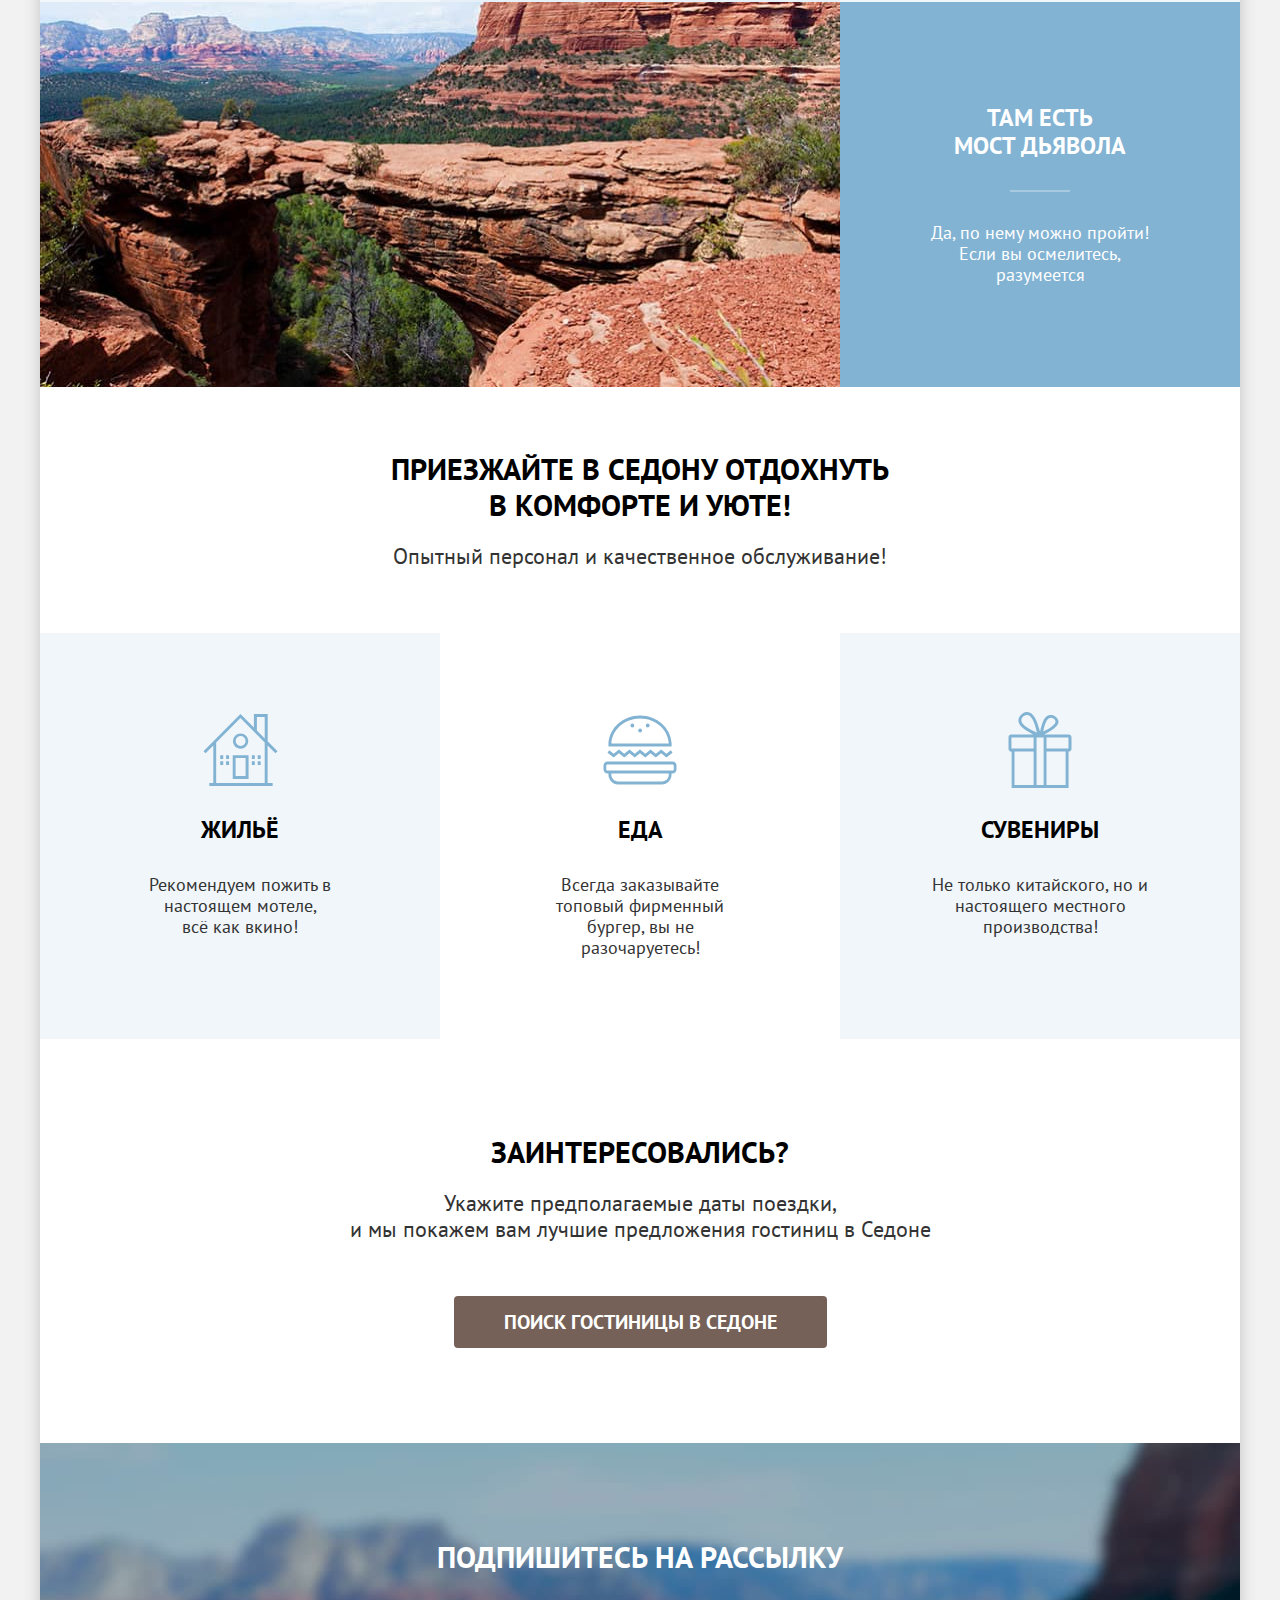
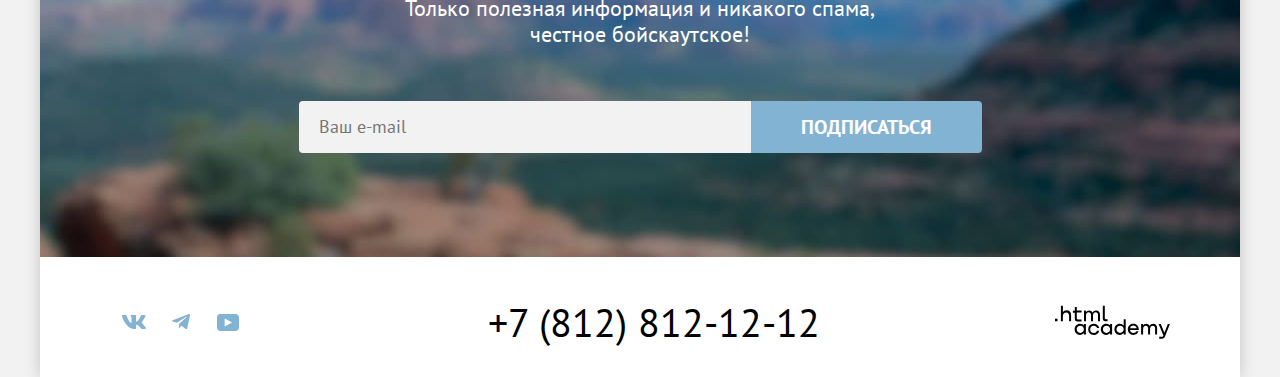
<file: master/index.html>
<!DOCTYPE html>
<html lang="ru">

<head>
  <meta charset="utf-8">
  <title>Седона</title>
  <link rel="stylesheet" href="styles/styles.css">
  <link rel="icon" href="images/favicon.png" sizes="32x32">
  <base href="https://htmlacademy-htmlcss.github.io/2526451-sedona-40/master/">
</head>

<body>
  <div class="body-container">
    <header class="page-header" data-test="header">
      <a class="navigation-logo" href="index.html">
        <img class="logo-image" src="images/logo.svg" alt="Логотип Седона" width="140" height="70">
      </a>
      <nav class="navigation">
        <ul class="navigation-list">
          <li class="navigation-item">
            <a class="navigation-link navigation-link-current" tabindex="-1" href="index.html">Главная</a>
          </li>
          <li class="navigation-item">
            <a class="navigation-link" href="about.html">О Седоне</a>
          </li>
          <li class="navigation-item">
            <a class="navigation-link" href="catalog.html">Гостиницы</a>
          </li>

        </ul>

        <ul class="navigation-user">
          <li class="navigation-user-item">
            <a class="navigation-user-link" href="#">
              <span class="visually-hidden">Поиск.</span>
              <svg xmlns="http://www.w3.org/2000/svg" width="19" height="19" fill="none" viewBox="0 0 19 19">
                <path fill="#000" d="m18.5 17-3.7-3.67c1-1.3 1.7-2.98 1.7-4.87A8 8 0 0 0 8.5.5C4.1.5.5 4.18.5 8.56a8 8 0 0 0 12.9 6.26l3.7 3.68 1.4-1.5Zm-10-2.48a6 6 0 0 1-6-5.96 6 6 0 0 1 12 0 6 6 0 0 1-6 5.96Z" />
              </svg>
            </a>
          </li>
          <li class="navigation-user-item">
            <a class="navigation-user-link navigation-user-link-favorite" href="#">
              <span class="visually-hidden">Избранное.</span>
              <svg xmlns="http://www.w3.org/2000/svg" role="img" width="18" height="17" fill="none" viewBox="0 0 18 17">
                <path fill="#000" d="M8.9 17a.9.9 0 0 1-.8-.4c-5.4-6.1-6.7-7.5-7-7.9A5.4 5.4 0 0 1 5.5 0C6.8 0 8 .5 9 1.3a5.46 5.46 0 0 1 9 4.1c0 1.3-.5 2.5-1.3 3.4l-7 7.9c-.2.2-.4.3-.8.3Zm-6-9.5c.3.4 3.5 4 6.1 6.9l6.2-7c.5-.5.7-1.2.7-2 0-1.8-1.5-3.3-3.3-3.3-1 0-2 .5-2.7 1.3-.3.3-.6.4-.9.4-.3 0-.6-.2-.8-.4-.7-.8-1.7-1.3-2.7-1.3-1.8 0-3.3 1.5-3.3 3.3-.1.9.3 1.6.7 2.1-.1 0-.1 0 0 0Z" />
              </svg>
              <span class="notification-badge">12</span>
            </a>
          </li>
        </ul>
      </nav>
      <a class="header-button button-brown" href="#">Хочу сюда!</a>
    </header>

    <main class="main" data-test="main">
      <section class="hero" data-test="hero">
        <h1 class="visually-hidden">Седона - сервис бронирования отелей.</h1>
        <img class="welcome-image" src="images/welcome.svg" alt="Welcome to the gorgeous Sedona, because the Grand canyon sucks!" width="458" height="352">
      </section>

      <section class="advantages" data-test="advantages">
        <p class="advantages-title">Седона — небольшой городок в Аризоне, заслуживающий большего!</p>
        <p class="advantages-description">Рассмотрим причины, по которым Седона круче, чем Гранд-Каньон!</p>
        <h2 class="visually-hidden">Преимущества.</h2>
        <ul class="advantages-list">
          <li class="advantages-item advantages-wide">
            <div class="advantages-item-container">
              <h3 class="advantages-item-title">Настоящий городок</h3>
              <p class="advantages-item-description">Седона — не аттракцион для туристов, там течёт своя жизнь</p>
            </div>
            <img class="advantages-image" src="images/photo-1.jpg" alt="магазины на фоне гор" width="800" height="385">
          </li>
          <li class="advantages-item">
            <h3 class="advantages-item-title">Небольшая площадь</h3>
            <p class="advantages-item-description">Все достопримечательности находятся очень близко</p>
          </li>
          <li class="advantages-item">
            <h3 class="advantages-item-title">Красивая дорога</h3>
            <p class="advantages-item-description">Ехать в Седону из Лас-Вегаса совсем не скучно!</p>
          </li>
          <li class="advantages-item">
            <h3 class="advantages-item-title">Мало туристов</h3>
            <p class="advantages-item-description">Большинство едет в Гранд Каньон и толпится там</p>
          </li>
          <li class="advantages-item advantages-wide">
            <div class="advantages-item-container">
              <h3 class="advantages-item-title">Там есть<br> мост дьявола</h3>
              <p class="advantages-item-description">Да, по нему можно пройти! Если вы осмелитесь, разумеется</p>
            </div>
            <img class="advantages-image" src="images/photo-2.jpg" alt="Каньон" width="800" height="385">
          </li>
        </ul>
      </section>
      <section class="service" data-test="service">

        <h2 class="visually-hidden">Услуги Седоны</h2>
        <p class="service-title">Приезжайте в Седону отдохнуть в комфорте и уюте!</p>
        <p class="service-description">Опытный персонал и качественное обслуживание!</p>
        <h2 class="visually-hidden">Инфраструктура.</h2>
        <ul class="service-list">
          <li class="service-item housing-block">
            <h3 class="service-item-title ">Жильё</h3>
            <p class="service-item-description">Рекомендуем пожить в настоящем мотеле,<br> всё как вкино!</p>
          </li>
          <li class="service-item food-block">
            <h3 class="service-item-title">Еда</h3>
            <p class="service-item-description">
              Всегда заказывайте<br>топовый фирменный бургер, вы не разочаруетесь!
            </p>
          </li>
          <li class="service-item souvenirs-block">
            <h3 class="service-item-title">Сувениры</h3>
            <p class="service-item-description">Не только китайского, но и настоящего местного производства!</p>
          </li>
        </ul>
      </section>

      <section class="search" data-test="search">
        <h2 class="search-title">Заинтересовались?</h2>
        <p class="search-description">
          Укажите предполагаемые даты поездки,<br>и мы покажем вам лучшие
          предложения гостиниц в Седоне
        </p>
        <button class="search-button button-brown" type="button">
          Поиск Гостиницы в Седоне
        </button>

      </section>
      <section class="subscribe-main" data-test="subscribe">
        <form class="subscribe-form" name="subscribe--main-form" method="post" action="https://echo.htmlacademy.ru">
          <h2 class="subscribe-title"><label for="email-subscribe">Подпишитесь на рассылку</label></h2>
          <p class="subscribe-description">Только полезная информация и никакого спама, честное бойскаутское!</p>
          <div class="subscribe-container">
            <input class="subscribe-input field border-radius-left" placeholder="Ваш e-mail" id="email-subscribe" name="e-mail" type="email">
            <button class="subscribe-button button-blue" type="submit">Подписаться</button>
          </div>
        </form>
      </section>
    </main>
    <footer class="page-footer" data-test="footer">
      <ul class="social-list">
        <li>
          <a class="social-list-item vk" href="https://vk.com/htmlacademy">
            <span class="visually-hidden">ВКонтакте.</span>
            <svg class="social-list-icon" aria-hidden="true" focusable="false" xmlns="http://www.w3.org/2000/svg" width="24" height="14" fill="currentColor" viewBox="0 0 24 14">
              <path fill="#83B3D3" fill-rule="evenodd" d="M23.45.95c.17-.55 0-.95-.8-.95h-2.62c-.67 0-.98.35-1.14.73 0 0-1.34 3.2-3.23 5.27-.61.6-.89.8-1.22.8-.17 0-.42-.2-.42-.74V.95c0-.66-.18-.95-.74-.95H9.15c-.42 0-.67.3-.67.6 0 .61.95.76 1.05 2.5v3.8c0 .84-.16.99-.5.99-.88 0-3.05-3.21-4.33-6.89-.25-.71-.5-1-1.17-1H.9C.15 0 0 .35 0 .73c0 .68.89 4.07 4.14 8.55C6.32 12.34 9.38 14 12.15 14c1.67 0 1.88-.37 1.88-1v-2.32c0-.73.16-.88.69-.88.38 0 1.05.2 2.61 1.67C19.11 13.22 19.4 14 20.41 14h2.62c.75 0 1.13-.37.91-1.1-.24-.72-1.09-1.77-2.21-3.02-.62-.7-1.54-1.47-1.81-1.86-.4-.49-.28-.7 0-1.14 0 0 3.2-4.43 3.53-5.93Z" clip-rule="evenodd" />
            </svg>
          </a>
        </li>
        <li>
          <a class="social-list-item Telegram" href="https://t.me/htmlacademy">
            <span class="visually-hidden">Telegram.</span>
            <svg class="social-list-icon" aria-hidden="true" focusable="false" xmlns="http://www.w3.org/2000/svg" width="18" height="16" fill="currentColor" viewBox="0 0 18 16">
              <path fill="#83B3D3" d="M16.79.1.84 6.25c-1.09.43-1.08 1.04-.2 1.31l4.1 1.28 9.47-5.98c.44-.27.85-.12.52.18L7.05 9.96l-.28 4.22c.41 0 .6-.19.83-.41l1.99-1.93 4.13 3.05c.77.42 1.31.2 1.5-.7l2.72-12.8c.28-1.12-.43-1.62-1.16-1.3Z" />
            </svg>
          </a>
        </li>
        <li>
          <a class="social-list-item Youtube" href="https://www.youtube.com/user/htmlacademyru">
            <span class="visually-hidden">Youtube.</span>
            <svg class="social-list-icon" aria-hidden="true" focusable="false" xmlns="http://www.w3.org/2000/svg" width="22" height="17" fill="currentColor" viewBox="0 0 22 17">
              <path fill="#83B3D3" d="M18.6 0H3.18C1.31 0 0 1.6 0 3.4v10.1C0 15.4 1.31 17 3.17 17h15.66c1.64 0 3.17-1.6 3.17-3.4V3.4C21.78 1.6 20.47 0 18.6 0ZM7.67 12.54V4.46L15 8.5l-7.33 4.04Z" />
            </svg>
          </a>
        </li>
      </ul>
      <a class="phone-number" href="tel:+78128121212">+7 (812) 812-12-12</a>
      <a class="htmlacademy-logo-link" href="https://htmlacademy.ru/intensive/htmlcss">
        <span class="visually-hidden">Онлайн‑курс HTML и CSS. Профессиональная вёрстка сайтов</span>
        <svg class="html-logo-icon" xmlns="http://www.w3.org/2000/svg" width="115" height="34" fill="none" viewBox="0 0 115 34">
          <path fill="#000" d="M0 13.72v2.6h2.5v-2.6H0ZM11.6 5.32c-1.6 0-2.8.7-3.6 1.7h-.1V.82h-2v15.5h2v-5.3c0-2.1 1.3-3.6 3.3-3.6 1.8 0 2.9 1.4 2.9 3.2v5.7h2v-6.1c.1-3-1.8-4.9-4.5-4.9ZM26.6 5.62h-4.8v-3.7h-2v3.8h-1.9v2h1.9v6c0 1.7 1 2.7 2.7 2.7h4.1v-2h-3.7c-.7 0-1.1-.4-1.1-1.1v-5.7h4.8v-2ZM41.1 5.42c-1.6 0-2.9.8-3.5 2.1h-.1c-.6-1.2-1.8-2.1-3.4-2.1-1.4 0-2.5.8-3.1 1.8h-.1v-1.6H29v10.6h2v-5.4c0-2 1-3.5 2.6-3.5 1.5 0 2.4 1 2.4 2.6v6.3h2v-5.6c0-2.4 1.4-3.3 2.6-3.3 1.5 0 2.4 1 2.4 2.6v6.3h2v-6.5c.1-2.5-1.4-4.3-3.9-4.3ZM47.8 13.52c0 1.7 1 2.7 2.8 2.7h2v-2h-1.7c-.7 0-1.1-.4-1.1-1.1V.82h-2v12.7ZM28.9 20.52c-.9-1.1-2.2-1.8-3.9-1.8-3.1 0-5.4 2.3-5.4 5.6s2.3 5.6 5.4 5.6c1.8 0 3-.8 3.8-1.9h.1v1.6h2v-10.6h-2v1.5Zm-3.6 7.4c-2.2 0-3.6-1.6-3.6-3.6s1.4-3.6 3.6-3.6 3.6 1.6 3.6 3.6c0 1.9-1.4 3.6-3.6 3.6ZM44.2 22.82c-.5-2.4-2.6-4.1-5.4-4.1a5.4 5.4 0 0 0-5.6 5.6c0 3.1 2.2 5.6 5.6 5.6 2.8 0 4.9-1.8 5.4-4.2h-2.1a3.4 3.4 0 0 1-3.3 2.3c-2.2 0-3.6-1.6-3.6-3.6s1.4-3.6 3.6-3.6c1.6 0 2.8 1 3.3 2.2h2.1v-.2ZM55.1 20.52c-.9-1.1-2.2-1.8-3.9-1.8-3.1 0-5.4 2.3-5.4 5.6s2.3 5.6 5.4 5.6c1.8 0 3-.8 3.8-1.9h.1v1.6h2v-10.6h-2v1.5Zm-3.6 7.4c-2.2 0-3.6-1.6-3.6-3.6s1.4-3.6 3.6-3.6 3.6 1.6 3.6 3.6c0 1.9-1.5 3.6-3.6 3.6ZM68.7 20.62c-.9-1.1-2.2-1.9-3.9-1.9-3.1 0-5.4 2.3-5.4 5.6s2.2 5.6 5.4 5.6c1.7 0 3-.8 3.8-1.8h.1v1.5h2v-15.4h-2v6.4Zm-3.6 7.3c-2.2 0-3.6-1.6-3.6-3.6s1.4-3.6 3.6-3.6 3.6 1.6 3.6 3.6c-.1 2-1.5 3.6-3.6 3.6ZM78.3 18.72c-3.3 0-5.5 2.5-5.5 5.6 0 3 2.1 5.6 5.5 5.6 2.5 0 4.5-1.3 5.2-3.6h-2.1c-.5 1-1.6 1.6-3 1.6-1.9 0-3.3-1.3-3.4-2.9h8.8c.2-3.6-2-6.3-5.5-6.3Zm0 1.9c1.7 0 3 1 3.3 2.6h-6.5c.3-1.5 1.5-2.6 3.2-2.6ZM98.2 18.72c-1.6 0-2.9.8-3.6 2h-.1c-.6-1.2-1.8-2-3.4-2-1.4 0-2.5.7-3.1 1.8v-1.5h-1.9v10.6h2v-5.4c0-2 1-3.4 2.6-3.5 1.5 0 2.4 1 2.4 2.6v6.3h2v-5.6c0-2.4 1.4-3.3 2.6-3.3 1.5 0 2.4 1 2.4 2.6v6.3h2v-6.5c.1-2.6-1.4-4.4-3.9-4.4ZM109.4 27.82l-3.6-8.9h-2.2l4.8 11.6c-.3.9-.7 1.2-1.7 1.2h-2.5v2h2.5c1.8 0 2.8-.8 3.5-2.6l4.7-12.2h-2.1l-3.4 8.9Z" />
        </svg>
      </a>
    </footer>

    <!-- Модальное окно -->
    <div class="modal-container modal-container-close">
      <div class="modal">
        <button class="modal-close-button" type="button">
          <span class="visually-hidden">Закрыть окно</span>
          <svg class="close-button-icon" xmlns="http://www.w3.org/2000/svg" width="14" height="14" fill="none" viewBox="0 0 15 15">
            <path fill="#000" d="M14.5 1.78 13.2.5l-5.7 5.7L1.77.5.5 1.79l5.7 5.7-5.7 5.7 1.3 1.3 5.7-5.7 5.7 5.7 1.3-1.3-5.7-5.7 5.7-5.7Z" />
          </svg>
        </button>

        <section class="modal-content">
          <h2 class="modal-tittle">Поиск гостиницы в Седоне</h2>
          <form class="modal-form" name="search-form" action="https://echo.htmlacademy.ru/" method="post">
            <label class="modal-input-label" for="check-in-date-arrival">Дата заезда:</label>

            <div class="modal-input-container">
              <input class="check-in-date-input modal-input" id="check-in-date-arrival" type="text" required name="check in date" value="27 Апреля 2020" placeholder="Укажите дату">
              <button class="modal-calendar-button" type="button">
                <span class="visually-hidden">Кнопка календаря.</span>
              </button>
              <span class="check-signature check-signature-error">Мы не можем отправить вас в прошлое.</span>
            </div>
            <label class="modal-input-label" for="check-out-date-arrival">Дата выезда:</label>
            <div class="modal-input-container">
              <input class="check-out-date-input modal-input" id="check-out-date-arrival" type="text" required name="check out date" value="01 Сентября 2023" placeholder="Укажите дату">
              <button class="modal-calendar-button" type="button">
                <span class="visually-hidden">Кнопка календаря.</span>
              </button>
              <span class="check-signature">На эти даты есть свободные номера. Пока есть.</span>
            </div>

            <!-- +/- взрослых/детей -->
            <label class="modal-input-label modal-buttons-label" for="adults">Взрослые:</label>
            <div class="modal-spin-container">
              <input class="modal-value-input" type="number" name="adults" id="adults" value="2">
              <button class="plus-button" type="button">
                <span class="visually-hidden">Количество взрослых прибавить</span>
                <span class="plus-icon"></span>
              </button>
              <button class="minus-button" type="button">
                <span class="visually-hidden">Количество взрослых убавить</span>
                <span class="minus-icon"></span>
              </button>
            </div>
            <div class="tooltip-wrapper">
              <label class="modal-input-label modal-buttons-label" for="children">Дети:</label>
              <button class="modal-tooltip" type="button" aria-labelledby="tooltip-label-date">
                <span class="tooltip-content" role="tooltip" id="tooltip-label-date">Укажите количество детей, которые будут с вами, возраст которых от 6 до 18 лет. Дети до 6 лет размещаются бесплатно.</span>
              </button>
            </div>
            <div class="modal-spin-container">
              <input class="modal-value-input" type="number" name="children" id="children" value="2">
              <button class="plus-button" type="button">
                <span class="visually-hidden">Количество детей прибавить</span>
                <span class="plus-icon"></span>
              </button>
              <button class="minus-button" type="button">
                <span class="visually-hidden">Количество детей убавить</span>
                <span class="minus-icon"></span>
              </button>
            </div>
            <button class="modal-search-button button-blue" type="submit">Найти</button>
          </form>
        </section>
      </div>
    </div>
  </div>
</body>

</html>
</file>
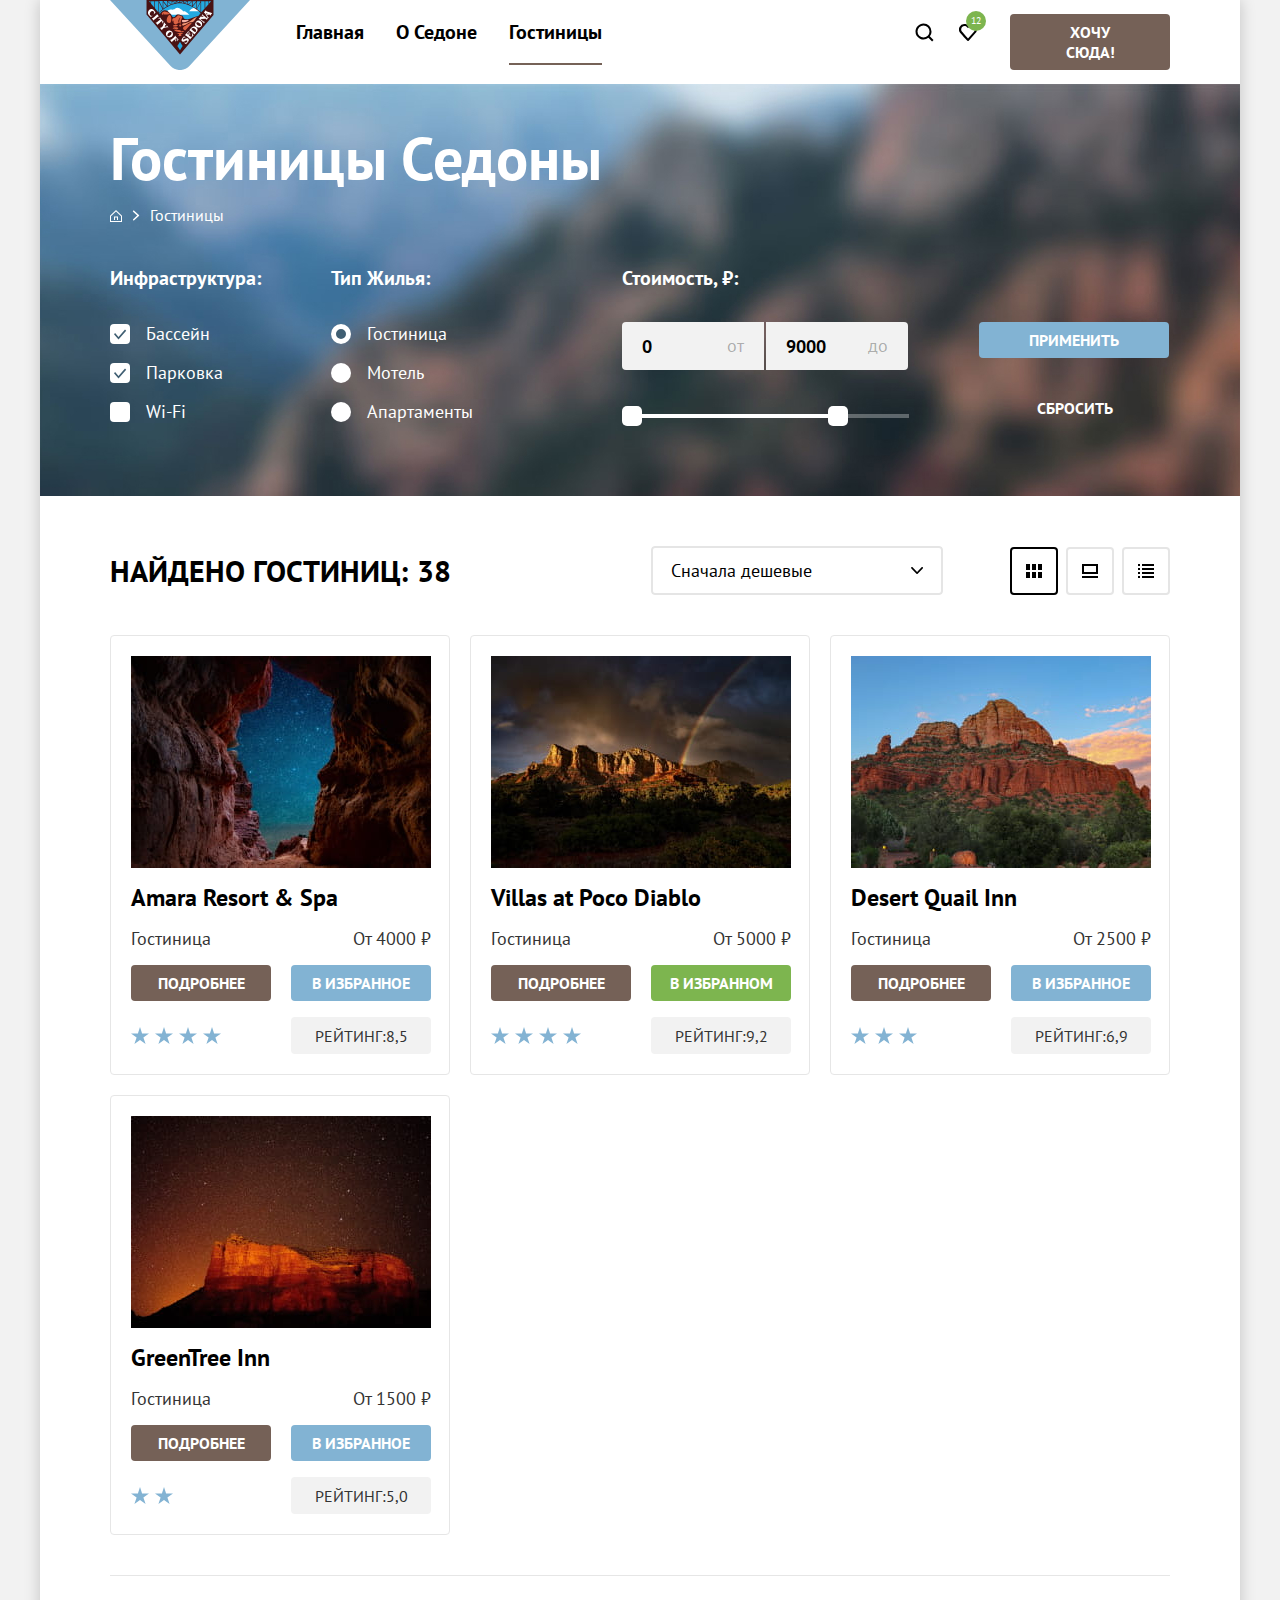
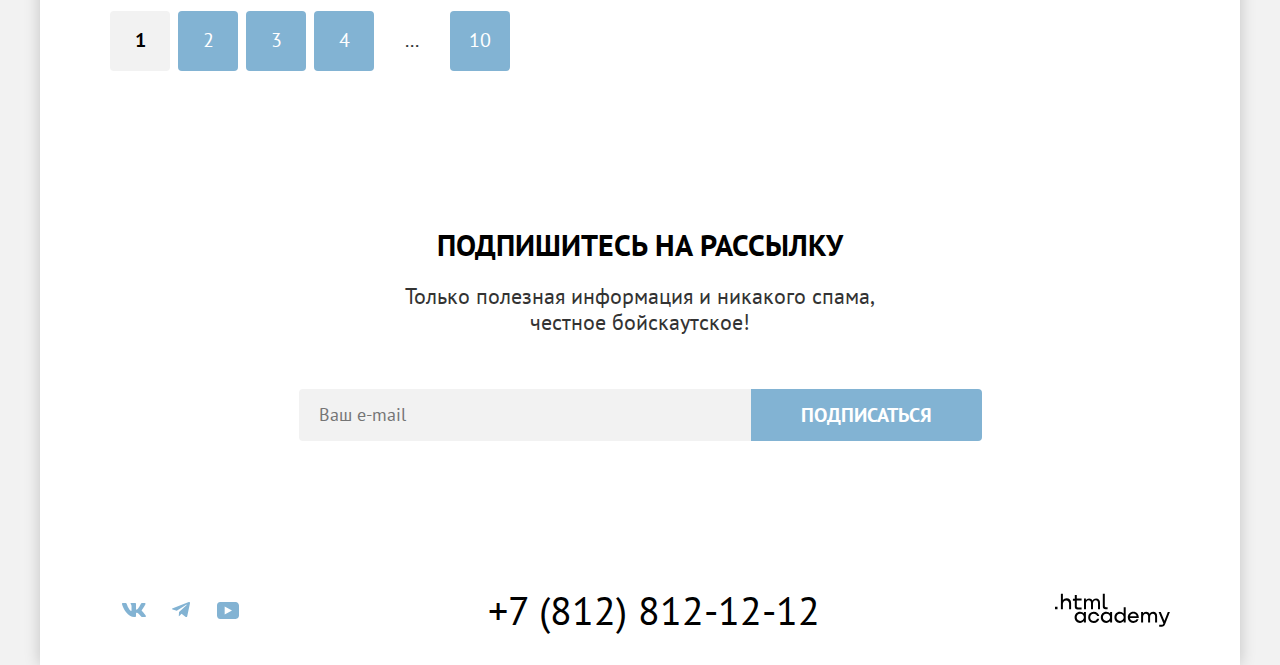
<file: catalog.html>
<!DOCTYPE html>
<html lang="ru">

<head>
  <meta charset="utf-8">
  <title>Каталог Седона</title>
  <link rel="stylesheet" href="styles/styles.css">
  <link rel="icon" href="favicon.ico" sizes="32x32">
</head>

<body>
  <div class="body-container">
    <header class="page-header" data-test="header">
      <a class="navigation-logo" href="index.html">
        <img class="logo-image" src="images/logo.svg" alt="Логотип Седона" width="140" height="70">
      </a>
      <nav class="navigation">
        <ul class="navigation-list">
          <li class="navigation-item">
            <a class="navigation-link " href="index.html">Главная</a>
          </li>
          <li class="navigation-item">
            <a class="navigation-link" href="#">О Седоне</a>
          </li>
          <li class="navigation-item ">
            <a class="navigation-link navigation-link-current" tabindex="-1" href="catalog.html">Гостиницы</a>
          </li>

        </ul>

        <ul class="navigation-user">
          <li class="navigation-user-item">
            <a class="navigation-user-link" href="#">
              <span class="visually-hidden">Поиск.</span>
              <svg class="navigation-icon" xmlns="http://www.w3.org/2000/svg" width="19" height="19" fill="none" viewBox="0 0 19 19">
                <path fill="currentColor" d="m18.5 17-3.7-3.67c1-1.3 1.7-2.98 1.7-4.87A8 8 0 0 0 8.5.5C4.1.5.5 4.18.5 8.56a8 8 0 0 0 12.9 6.26l3.7 3.68 1.4-1.5Zm-10-2.48a6 6 0 0 1-6-5.96 6 6 0 0 1 12 0 6 6 0 0 1-6 5.96Z" />
              </svg>
            </a>
          </li>
          <li class="navigation-user-item">
            <a class="navigation-user-link navigation-user-link-favorite" href="#">
              <span class="visually-hidden">Избранное.</span>
              <svg class="navigation-icon" xmlns="http://www.w3.org/2000/svg" role="img" width="18" height="17" fill="none" viewBox="0 0 18 17">
                <path fill="currentColor" d="M8.9 17a.9.9 0 0 1-.8-.4c-5.4-6.1-6.7-7.5-7-7.9A5.4 5.4 0 0 1 5.5 0C6.8 0 8 .5 9 1.3a5.46 5.46 0 0 1 9 4.1c0 1.3-.5 2.5-1.3 3.4l-7 7.9c-.2.2-.4.3-.8.3Zm-6-9.5c.3.4 3.5 4 6.1 6.9l6.2-7c.5-.5.7-1.2.7-2 0-1.8-1.5-3.3-3.3-3.3-1 0-2 .5-2.7 1.3-.3.3-.6.4-.9.4-.3 0-.6-.2-.8-.4-.7-.8-1.7-1.3-2.7-1.3-1.8 0-3.3 1.5-3.3 3.3-.1.9.3 1.6.7 2.1-.1 0-.1 0 0 0Z" />
              </svg>
              <span class="notification-badge">12</span>
            </a>
          </li>
        </ul>
      </nav>
      <a class="header-button button-brown" href="#">Хочу сюда!</a>
    </header>

    <main class="main" data-test="main">
      <div class="catalog-background-container">
        <h1 class="filter-title">Гостиницы Седоны</h1>
        <ol class="breadcrumbs">
          <li class="breadcrumbs-item">
            <a class="breadcrumbs-link main-page-icon" href="index.html">
              <span class="visually-hidden">Главная</span>
            </a>
          </li>
          <li class="breadcrumbs-item">
            <a class="breadcrumbs-link link-current" tabindex="-1" href="catalog.html">Гостиницы</a>
          </li>
        </ol>
        <section class="filter" data-test="filter">
          <h2 class="visually-hidden">Фильтры</h2>
          <form class="catalog-form" name="catalog-filter-form" action="https://echo.htmlacademy.ru/" method="post">
            <fieldset class="catalog-filter-checkbox">
              <legend class="catalog-filter-title">Инфраструктура:</legend>
              <ul class="infrastructure-filter-list">
                <li class="infrastructure-filter-item">
                  <label class="control">
                    <input class="control-input visually-hidden" type="checkbox" checked name="Pool">
                    <span class="control-mark"></span>
                    <span class="control-label">Бассейн</span>
                  </label>
                </li>
                <li class="infrastructure-filter-item">
                  <label class="control">
                    <input class="control-input visually-hidden" type="checkbox" checked name="Parking">
                    <span class="control-mark"></span>
                    <span class="control-label">Парковка</span>
                  </label>
                </li>
                <li class="infrastructure-filter-item">
                  <label class="control">
                    <input class="control-input visually-hidden" type="checkbox" name="Wi-Fi">
                    <span class="control-mark"></span>
                    <span class="control-label">Wi-Fi</span>
                  </label>
                </li>
              </ul>
            </fieldset>
            <fieldset class="catalog-filter-radio">
              <legend class="catalog-filter-title">Тип Жилья:</legend>
              <ul class="catalog-filter-list">
                <li class="catalog-filter-item">
                  <label class="control">
                    <input class="control-input visually-hidden" type="radio" name="hotel-type" checked value="hotel">
                    <span class="control-mark-radio"></span>
                    <span class="control-label">Гостиница</span>
                  </label>
                </li>
                <li class="catalog-filter-item">
                  <label class="control">
                    <input class="control-input visually-hidden" type="radio" name="hotel-type" value="motel">
                    <span class="control-mark-radio"></span>
                    <span class="control-label">Мотель</span>
                  </label>
                </li>
                <li class="catalog-filter-item">
                  <label class="control">
                    <input class="control-input visually-hidden" type="radio" name="hotel-type" value="apartment">
                    <span class="control-mark-radio"></span>
                    <span class="control-label">Апартаменты</span>
                  </label>
                </li>
              </ul>
            </fieldset>


            <fieldset class="catalog-filter-prise">
              <legend class="catalog-filter-title">Стоимость, ₽:</legend>
              <div class="scale-inputs">
                <div class="scale-inputs-wrapper">
                  <input class="range-input field border-radius-left" type="number" required id="min-prise" name="min-prise" value="0">
                  <label for="min-prise">от</label>
                </div>
                <div class="scale-inputs-wrapper">
                  <input class="range-input field border-radius-right" type="number" required id="max-prise" name="max-prise" value="9000">
                  <label for="max-prise">до</label>
                </div>
              </div>
              <div class="range-scale">
                <div class="range-bar" style="left: 0; width: 226px;">
                  <button class="range-toggle toggle-min" type="button"><span class="visually-hidden">Изменить минимальную цену</span></button>
                  <button class="range-toggle toggle-max" type="button"><span class="visually-hidden">Изменить максимальную цену</span></button>
                </div>
              </div>
            </fieldset>

            <fieldset class="catalog-filter-buttons">
              <legend class="visually-hidden">Кнопки применить, сбросить</legend>
              <button class="apply-button button-blue" type="submit" value="Применить">
                Применить
              </button>
              <button class="reset-button" type="reset" value="Сбросить">
                Сбросить
              </button>
            </fieldset>
          </form>
        </section>
      </div>

      <section class="catalog" data-test="catalog">
        <div class="display-elements">
          <h2 class="catalog-product-title">Найдено гостиниц:</h2><span class="number-of-hotels">38</span>

          <div class="select-wrapper">
            <select class="select-display-elements" name="select-control" aria-label="Сортировка">
              <option value="popular">Сначала популярные</option>
              <option value="cheap" selected>Сначала дешевые</option>
              <option value="expensive">Сначала дорогие</option>
            </select>
          </div>

          <ul class="view-buttons">
            <li class="view-button-item">
              <a class="view-button-link current-button" href="catalog.html?view=tile">
                <span class="visually-hidden">показать плиткой.</span>
                <svg class="display-icon" aria-hidden="true" focusable="false" xmlns="http://www.w3.org/2000/svg" width="16" height="14" fill="none" viewBox="0 0 16 14">
                  <path fill="#000" d="M4 0H0v6h4V0ZM16 0h-4v6h4V0ZM10 0H6v6h4V0ZM4 8H0v6h4V8ZM16 8h-4v6h4V8ZM10 8H6v6h4V8Z" />
                </svg>
              </a>
            </li>

            <li class="view-button-item">
              <a class="view-button-link" href="catalog.html?view=card">
                <span class="visually-hidden">показать слайды.</span>
                <svg class="display-icon" aria-hidden="true" focusable="false" xmlns="http://www.w3.org/2000/svg" width="16" height="14" fill="none" viewBox="0 0 16 14">
                  <path fill="#000" d="M16 12H0v2h16v-2ZM14 2v6H2V2h12Zm2-2H0v10h16V0Z" />
                </svg>
              </a>
            </li>

            <li class="view-button-item">
              <a class="view-button-link" href="catalog.html?view=list">
                <span class="visually-hidden">показать список.</span>
                <svg class="display-icon" aria-hidden="true" focusable="false" xmlns="http://www.w3.org/2000/svg" width="16" height="14" fill="none" viewBox="0 0 16 14">
                  <path fill="#000" d="M2 0H0v2h2V0ZM16 0H4v2h12V0ZM2 4H0v2h2V4ZM16 4H4v2h12V4ZM2 8H0v2h2V8ZM16 8H4v2h12V8ZM2 12H0v2h2v-2ZM16 12H4v2h12v-2Z" />
                </svg>
              </a>
            </li>
          </ul>
        </div>

        <!-- Карточки товаров -->
        <ul class="product-list">
          <li class="product-card">
            <a class="card-image-link" tabindex="-1" href="#">
              <img class="product-card-image" src="images/catalog/hotel-night.jpg" alt="горы на фоне звезд" width="300" height="212">
            </a>
            <h3 class="product-card-title">
              <a class="card-title-link" tabindex="-1" href="#">Amara Resort & Spa</a>
            </h3>
            <p class="product-card-type">Гостиница</p>
            <span class="product-card-prise">От 4000 ₽</span>
            <a class="button-brown product-card-link" href="#">подробнее</a>
            <button class="button-blue to-favorites" type="button">
              в избранное
            </button>
            <span class="visually-hidden">4 звезды.</span>
            <ul class="rating-stars">
              <li class="rating-star"></li>
              <li class="rating-star"></li>
              <li class="rating-star"></li>
              <li class="rating-star"></li>
            </ul>
            <span class="rating">Рейтинг:8,5</span>
          </li>

          <li class="product-card">
            <a class="card-image-link" tabindex="-1" href="#">
              <img class="product-card-image" src="images/catalog/hotel-rainbow.jpg" alt="горы на фоне радуги" width="300" height="212">
            </a>
            <h3 class="product-card-title"><a class="card-title-link" tabindex="-1" href="#">Villas at Poco Diablo</a></h3>
            <p class="product-card-type">Гостиница</p>
            <span class="product-card-prise">От 5000 ₽</span>
            <a class="button-brown product-card-link" href="#">подробнее</a>
            <button class="button-favorite in-favorites" type="button">
              в избранном
            </button>
            <span class="visually-hidden">4 звезды.</span>
            <ul class="rating-stars">
              <li class="rating-star"></li>
              <li class="rating-star"></li>
              <li class="rating-star"></li>
              <li class="rating-star"></li>
            </ul>
            <span class="rating">Рейтинг:9,2</span>
          </li>

          <li class="product-card">
            <a class="card-image-link" tabindex="-1" href="#">
              <img class="product-card-image" src="images/catalog/hotel-mountain.jpg" alt="гора в дневном свете" width="300"
                   height="212">
            </a>
            <h3 class="product-card-title">
              <a class="card-title-link" tabindex="-1" href="#">Desert Quail Inn</a>
            </h3>
            <p class="product-card-type">Гостиница</p>
            <span class="product-card-prise">От 2500 ₽</span>
            <a class="button-brown product-card-link" href="#">подробнее</a>
            <button class="button-blue to-favorites" type="button">в избранное</button>
            <span class="visually-hidden">3 звезды.</span>
            <ul class="rating-stars">
              <li class="rating-star"></li>
              <li class="rating-star"></li>
              <li class="rating-star"></li>
            </ul>
            <span class="rating">Рейтинг:6,9</span>
          </li>

          <li class="product-card">
            <a class="card-image-link" tabindex="-1" href="#">
              <img class="product-card-image" src="images/catalog/hotel-stars.jpg" alt="гора на фоне звезд" width="300"
                   height="212">
            </a>
            <h3 class="product-card-title">
              <a class="card-title-link" tabindex="-1" href="#">GreenTree Inn
              </a>
            </h3>
            <p class="product-card-type">Гостиница</p>
            <span class="product-card-prise">От 1500 ₽</span>
            <a class="button-brown product-card-link" href="#">подробнее</a>
            <button class="button-blue to-favorites" type="button">в избранное
            </button>
            <span class="visually-hidden">2 звезды.</span>
            <ul class="rating-stars">
              <li class="rating-star"></li>
              <li class="rating-star"></li>
            </ul>
            <span class="rating">Рейтинг:5,0</span>
          </li>
        </ul>

        <ul class="pagination">
          <li class="pagination-item">
            <span class="pagination-current pagination-link">1</span>
          </li>
          <li class="pagination-item">
            <a class="button-blue pagination-link" href="#">2</a>
          </li>
          <li class="pagination-item">
            <a class="button-blue pagination-link" href="#">3</a>
          </li>
          <li class="pagination-item">
            <a class="button-blue pagination-link" href="#">4</a>
          </li>
          <li class="pagination-item">
            <span class="pagination-link pagination-dotted">...</span>
          </li>
          <li class="pagination-item">
            <a class="button-blue pagination-link" href="#">10</a>
          </li>
        </ul>
      </section>
      <section class="subscribe-catalog" data-test="subscribe">
        <form class="subscribe-form" name="subscribe-catalog-form" method="post" action="https://echo.htmlacademy.ru">
          <h2 class="subscribe-title subscribe-catalog-title">
            <label for="email-subscribe">Подпишитесь на рассылку</label>
          </h2>
          <p class="subscribe-description">Только полезная информация и никакого спама, честное бойскаутское!</p>
          <div class="subscribe-container">
            <input class="subscribe-input field border-radius-left" placeholder="Ваш e-mail" id="email-subscribe" name="e-mail" type="email" required>
            <button class="subscribe-button button-blue" type="submit">Подписаться</button>
          </div>
        </form>
      </section>
    </main>
    <footer class="page-footer" data-test="footer">
      <ul class="social-list">
        <li>
          <a class="social-list-item vk" href="https://vk.com/htmlacademy">
            <span class="visually-hidden">ВКонтакте.</span>
            <svg class="social-list-icon" aria-hidden="true" focusable="false" xmlns="http://www.w3.org/2000/svg" width="24" height="14" fill="currentColor" viewBox="0 0 24 14">
              <path fill="currentColor" fill-rule="evenodd" d="M23.45.95c.17-.55 0-.95-.8-.95h-2.62c-.67 0-.98.35-1.14.73 0 0-1.34 3.2-3.23 5.27-.61.6-.89.8-1.22.8-.17 0-.42-.2-.42-.74V.95c0-.66-.18-.95-.74-.95H9.15c-.42 0-.67.3-.67.6 0 .61.95.76 1.05 2.5v3.8c0 .84-.16.99-.5.99-.88 0-3.05-3.21-4.33-6.89-.25-.71-.5-1-1.17-1H.9C.15 0 0 .35 0 .73c0 .68.89 4.07 4.14 8.55C6.32 12.34 9.38 14 12.15 14c1.67 0 1.88-.37 1.88-1v-2.32c0-.73.16-.88.69-.88.38 0 1.05.2 2.61 1.67C19.11 13.22 19.4 14 20.41 14h2.62c.75 0 1.13-.37.91-1.1-.24-.72-1.09-1.77-2.21-3.02-.62-.7-1.54-1.47-1.81-1.86-.4-.49-.28-.7 0-1.14 0 0 3.2-4.43 3.53-5.93Z" clip-rule="evenodd" />
            </svg>
          </a>
        </li>
        <li>
          <a class="social-list-item Telegram" href="https://t.me/htmlacademy">
            <span class="visually-hidden">Telegram.</span>
            <svg class="social-list-icon" aria-hidden="true" focusable="false" xmlns="http://www.w3.org/2000/svg" width="18" height="16" fill="currentColor" viewBox="0 0 18 16">
              <path fill="currentColor" d="M16.79.1.84 6.25c-1.09.43-1.08 1.04-.2 1.31l4.1 1.28 9.47-5.98c.44-.27.85-.12.52.18L7.05 9.96l-.28 4.22c.41 0 .6-.19.83-.41l1.99-1.93 4.13 3.05c.77.42 1.31.2 1.5-.7l2.72-12.8c.28-1.12-.43-1.62-1.16-1.3Z" />
            </svg>
          </a>
        </li>
        <li>
          <a class="social-list-item Youtube" href="https://www.youtube.com/user/htmlacademyru">
            <span class="visually-hidden">Youtube.</span>
            <svg class="social-list-icon" aria-hidden="true" focusable="false" xmlns="http://www.w3.org/2000/svg" width="22" height="17" fill="currentColor" viewBox="0 0 22 17">
              <path fill="currentColor" d="M18.6 0H3.18C1.31 0 0 1.6 0 3.4v10.1C0 15.4 1.31 17 3.17 17h15.66c1.64 0 3.17-1.6 3.17-3.4V3.4C21.78 1.6 20.47 0 18.6 0ZM7.67 12.54V4.46L15 8.5l-7.33 4.04Z" />
            </svg>
          </a>
        </li>
      </ul>
      <a class="phone-number" href="tel:+78128121212">+7 (812) 812-12-12</a>
      <a class="htmlacademy-logo-link" href="https://htmlacademy.ru/intensive/htmlcss">
        <span class="visually-hidden">Онлайн‑курс HTML и CSS. Профессиональная вёрстка сайтов</span>
        <svg class="html-logo-icon" xmlns="http://www.w3.org/2000/svg" width="115" height="34" fill="none" viewBox="0 0 115 34">
          <path fill="currentColor" d="M0 13.72v2.6h2.5v-2.6H0ZM11.6 5.32c-1.6 0-2.8.7-3.6 1.7h-.1V.82h-2v15.5h2v-5.3c0-2.1 1.3-3.6 3.3-3.6 1.8 0 2.9 1.4 2.9 3.2v5.7h2v-6.1c.1-3-1.8-4.9-4.5-4.9ZM26.6 5.62h-4.8v-3.7h-2v3.8h-1.9v2h1.9v6c0 1.7 1 2.7 2.7 2.7h4.1v-2h-3.7c-.7 0-1.1-.4-1.1-1.1v-5.7h4.8v-2ZM41.1 5.42c-1.6 0-2.9.8-3.5 2.1h-.1c-.6-1.2-1.8-2.1-3.4-2.1-1.4 0-2.5.8-3.1 1.8h-.1v-1.6H29v10.6h2v-5.4c0-2 1-3.5 2.6-3.5 1.5 0 2.4 1 2.4 2.6v6.3h2v-5.6c0-2.4 1.4-3.3 2.6-3.3 1.5 0 2.4 1 2.4 2.6v6.3h2v-6.5c.1-2.5-1.4-4.3-3.9-4.3ZM47.8 13.52c0 1.7 1 2.7 2.8 2.7h2v-2h-1.7c-.7 0-1.1-.4-1.1-1.1V.82h-2v12.7ZM28.9 20.52c-.9-1.1-2.2-1.8-3.9-1.8-3.1 0-5.4 2.3-5.4 5.6s2.3 5.6 5.4 5.6c1.8 0 3-.8 3.8-1.9h.1v1.6h2v-10.6h-2v1.5Zm-3.6 7.4c-2.2 0-3.6-1.6-3.6-3.6s1.4-3.6 3.6-3.6 3.6 1.6 3.6 3.6c0 1.9-1.4 3.6-3.6 3.6ZM44.2 22.82c-.5-2.4-2.6-4.1-5.4-4.1a5.4 5.4 0 0 0-5.6 5.6c0 3.1 2.2 5.6 5.6 5.6 2.8 0 4.9-1.8 5.4-4.2h-2.1a3.4 3.4 0 0 1-3.3 2.3c-2.2 0-3.6-1.6-3.6-3.6s1.4-3.6 3.6-3.6c1.6 0 2.8 1 3.3 2.2h2.1v-.2ZM55.1 20.52c-.9-1.1-2.2-1.8-3.9-1.8-3.1 0-5.4 2.3-5.4 5.6s2.3 5.6 5.4 5.6c1.8 0 3-.8 3.8-1.9h.1v1.6h2v-10.6h-2v1.5Zm-3.6 7.4c-2.2 0-3.6-1.6-3.6-3.6s1.4-3.6 3.6-3.6 3.6 1.6 3.6 3.6c0 1.9-1.5 3.6-3.6 3.6ZM68.7 20.62c-.9-1.1-2.2-1.9-3.9-1.9-3.1 0-5.4 2.3-5.4 5.6s2.2 5.6 5.4 5.6c1.7 0 3-.8 3.8-1.8h.1v1.5h2v-15.4h-2v6.4Zm-3.6 7.3c-2.2 0-3.6-1.6-3.6-3.6s1.4-3.6 3.6-3.6 3.6 1.6 3.6 3.6c-.1 2-1.5 3.6-3.6 3.6ZM78.3 18.72c-3.3 0-5.5 2.5-5.5 5.6 0 3 2.1 5.6 5.5 5.6 2.5 0 4.5-1.3 5.2-3.6h-2.1c-.5 1-1.6 1.6-3 1.6-1.9 0-3.3-1.3-3.4-2.9h8.8c.2-3.6-2-6.3-5.5-6.3Zm0 1.9c1.7 0 3 1 3.3 2.6h-6.5c.3-1.5 1.5-2.6 3.2-2.6ZM98.2 18.72c-1.6 0-2.9.8-3.6 2h-.1c-.6-1.2-1.8-2-3.4-2-1.4 0-2.5.7-3.1 1.8v-1.5h-1.9v10.6h2v-5.4c0-2 1-3.4 2.6-3.5 1.5 0 2.4 1 2.4 2.6v6.3h2v-5.6c0-2.4 1.4-3.3 2.6-3.3 1.5 0 2.4 1 2.4 2.6v6.3h2v-6.5c.1-2.6-1.4-4.4-3.9-4.4ZM109.4 27.82l-3.6-8.9h-2.2l4.8 11.6c-.3.9-.7 1.2-1.7 1.2h-2.5v2h2.5c1.8 0 2.8-.8 3.5-2.6l4.7-12.2h-2.1l-3.4 8.9Z" />
        </svg>
      </a>
    </footer>
  </div>
</body>

</html>
</file>
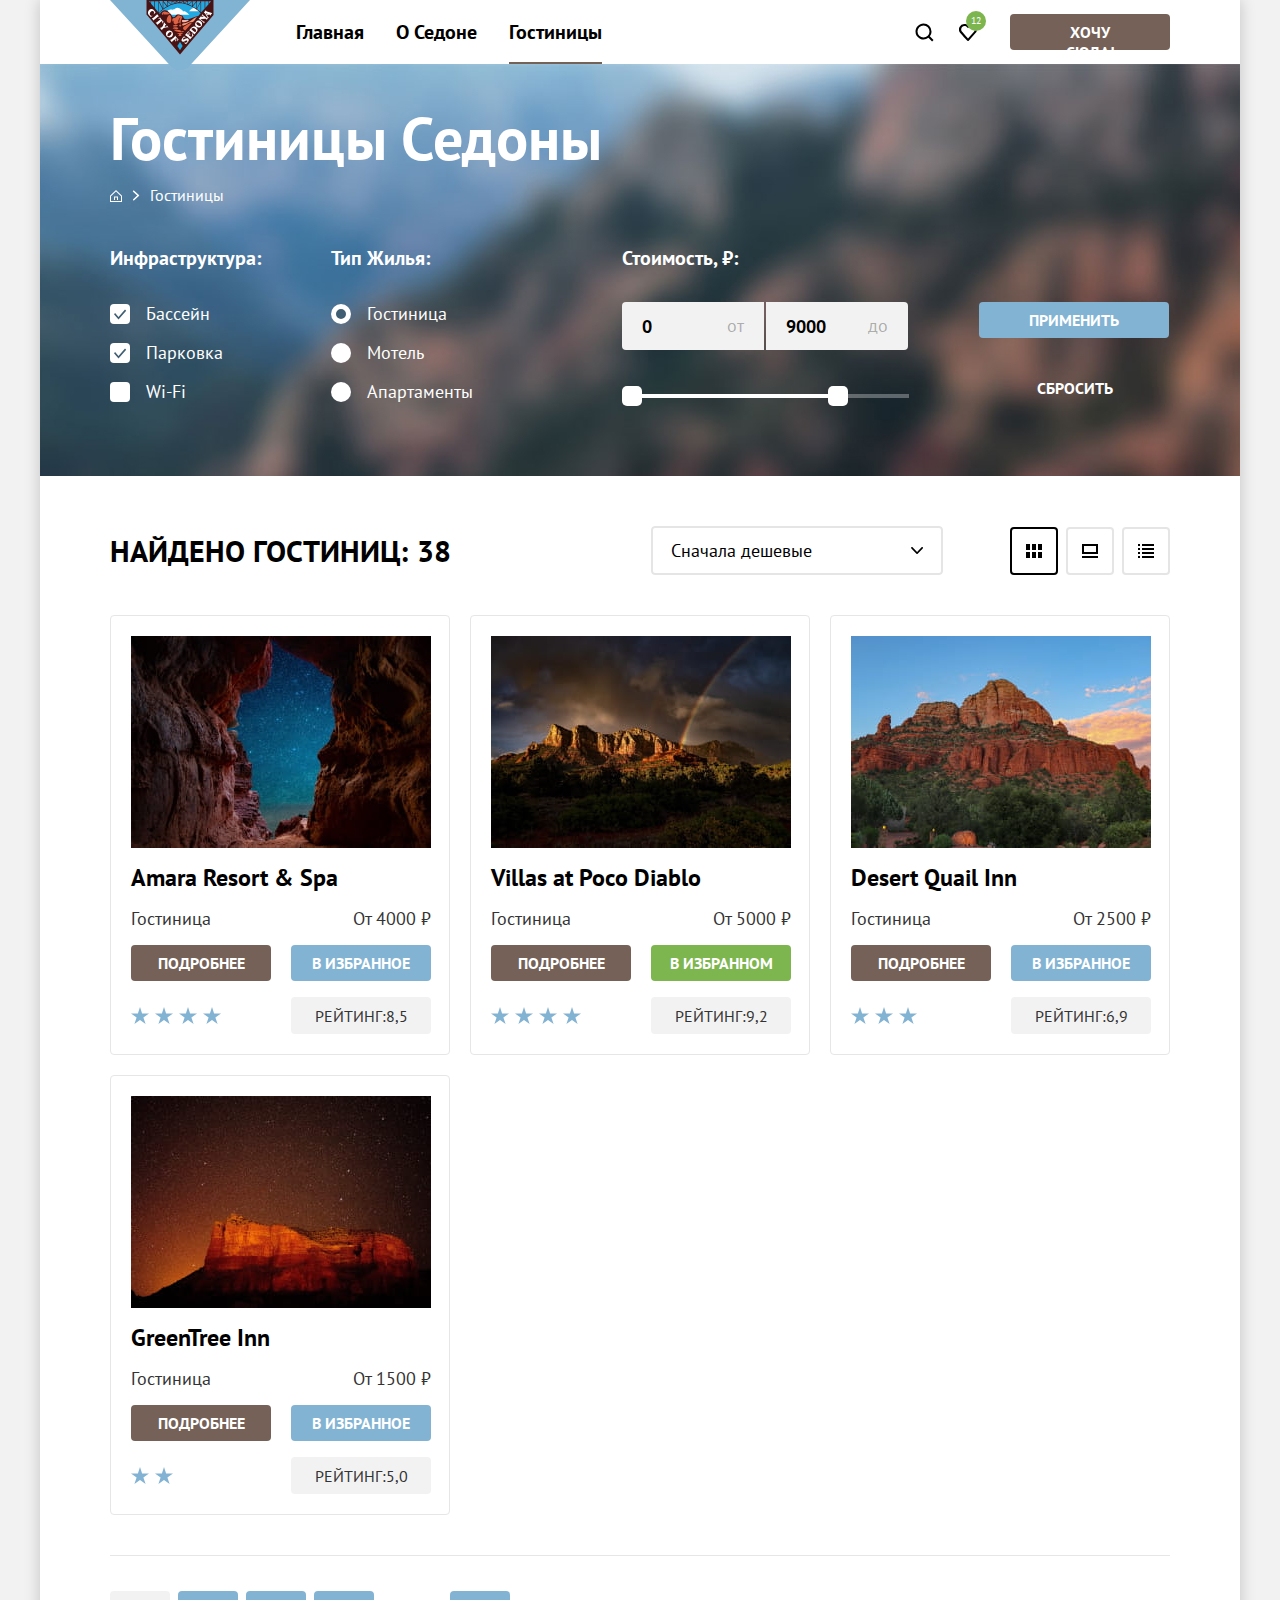
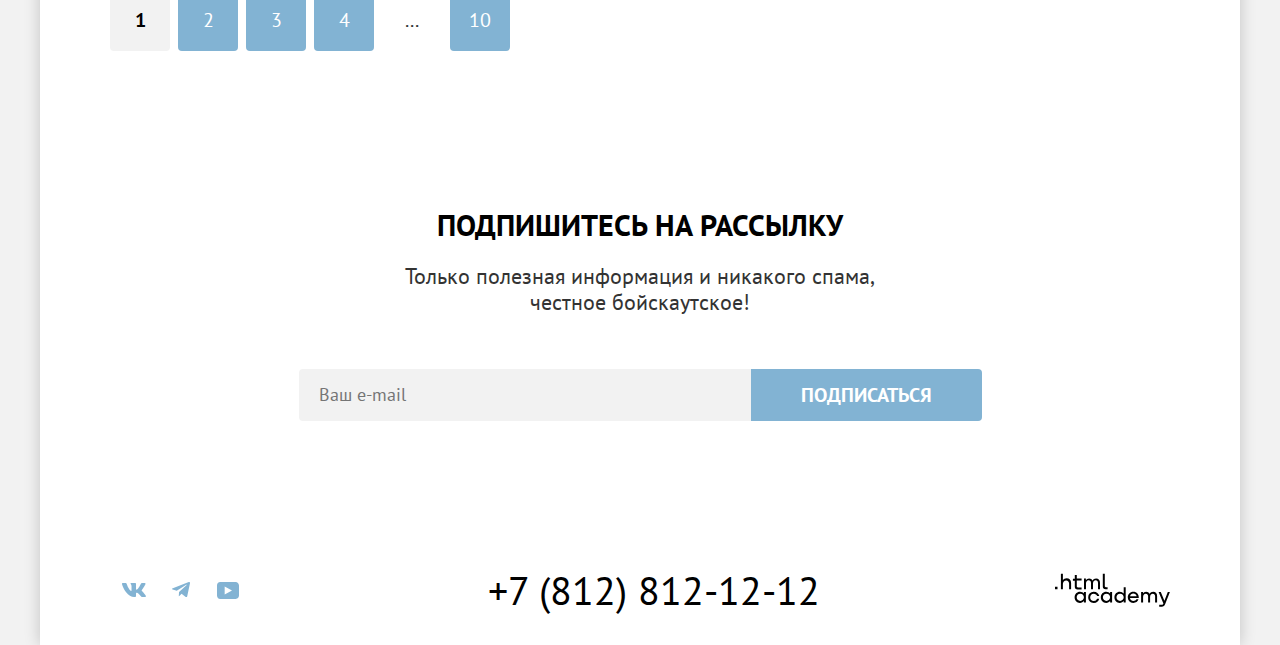
<file: 2/catalog.html>
<!DOCTYPE html>
<html lang="ru">

<head>
  <meta charset="utf-8">
  <title>Каталог Седона</title>
  <link rel="stylesheet" href="styles/styles.css">
  <link rel="icon" href="images/favicon.png" sizes="32x32">
  <base href="https://htmlacademy-htmlcss.github.io/2526451-sedona-40/2/">
</head>

<body>
  <div class="body-container">
    <header class="page-header" data-test="header">
      <a class="navigation-logo" href="index.html">
        <img class="logo-image" src="images/logo.svg" alt="Логотип Седона" width="140" height="70">
      </a>
      <nav class="navigation">
        <ul class="navigation-list">
          <li class="navigation-item">
            <a class="navigation-link " href="index.html">Главная</a>
          </li>
          <li class="navigation-item">
            <a class="navigation-link" href="about.html">О Седоне</a>
          </li>
          <li class="navigation-item ">
            <a class="navigation-link navigation-link-current" tabindex="-1" href="catalog.html">Гостиницы</a>
          </li>

        </ul>

        <ul class="navigation-user">
          <li class="navigation-user-item">
            <a class="navigation-user-link" href="#">
              <span class="visually-hidden">Поиск.</span>
              <svg xmlns="http://www.w3.org/2000/svg" width="19" height="19" fill="none" viewBox="0 0 19 19">
                <path fill="#000" d="m18.5 17-3.7-3.67c1-1.3 1.7-2.98 1.7-4.87A8 8 0 0 0 8.5.5C4.1.5.5 4.18.5 8.56a8 8 0 0 0 12.9 6.26l3.7 3.68 1.4-1.5Zm-10-2.48a6 6 0 0 1-6-5.96 6 6 0 0 1 12 0 6 6 0 0 1-6 5.96Z" />
              </svg>
            </a>
          </li>
          <li class="navigation-user-item">
            <a class="navigation-user-link navigation-user-link-favorite" href="#">
              <span class="visually-hidden">Избранное.</span>
              <svg xmlns="http://www.w3.org/2000/svg" role="img" width="18" height="17" fill="none" viewBox="0 0 18 17">
                <path fill="#000" d="M8.9 17a.9.9 0 0 1-.8-.4c-5.4-6.1-6.7-7.5-7-7.9A5.4 5.4 0 0 1 5.5 0C6.8 0 8 .5 9 1.3a5.46 5.46 0 0 1 9 4.1c0 1.3-.5 2.5-1.3 3.4l-7 7.9c-.2.2-.4.3-.8.3Zm-6-9.5c.3.4 3.5 4 6.1 6.9l6.2-7c.5-.5.7-1.2.7-2 0-1.8-1.5-3.3-3.3-3.3-1 0-2 .5-2.7 1.3-.3.3-.6.4-.9.4-.3 0-.6-.2-.8-.4-.7-.8-1.7-1.3-2.7-1.3-1.8 0-3.3 1.5-3.3 3.3-.1.9.3 1.6.7 2.1-.1 0-.1 0 0 0Z" />
              </svg>
              <span class="notification-badge">12</span>
            </a>
          </li>
        </ul>

      </nav>
      <a class="header-button button-brown" href="#">Хочу сюда!</a>
    </header>
    <main class="main" data-test="main">
      <div class="catalog-background-container">
        <h1 class="filter-title">Гостиницы Седоны</h1>
        <ol class="breadcrumbs">
          <li class="breadcrumbs-item">
            <a class="breadcrumbs-link main-page-icon" href="index.html">
              <span class="visually-hidden">Главная</span>
            </a>
          </li>
          <li class="breadcrumbs-item">
            <a class="breadcrumbs-link link-current" tabindex="-1" href="catalog.html">Гостиницы</a>
          </li>
        </ol>
        <section class="filter" data-test="filter">
          <h2 class="visually-hidden">Фильтры</h2>
          <form class="catalog-form" name="catalog-filter-form" action="https://echo.htmlacademy.ru/" method="post">
            <fieldset class="catalog-filter-checkbox">
              <legend class="catalog-filter-title">Инфраструктура:</legend>
              <ul class="infrastructure-filter-list">
                <li class="infrastructure-filter-item">
                  <label class="control">
                    <input class="control-input visually-hidden" type="checkbox" checked name="Pool">
                    <span class="control-mark"></span>
                    <span class="control-label">Бассейн</span>
                  </label>
                </li>
                <li class="infrastructure-filter-item">
                  <label class="control">
                    <input class="control-input visually-hidden" type="checkbox" checked name="Parking">
                    <span class="control-mark"></span>
                    <span class="control-label">Парковка</span>
                  </label>
                </li>
                <li class="infrastructure-filter-item">
                  <label class="control">
                    <input class="control-input visually-hidden" type="checkbox" name="Wi-Fi">
                    <span class="control-mark"></span>
                    <span class="control-label">Wi-Fi</span>
                  </label>
                </li>
              </ul>
            </fieldset>
            <fieldset class="catalog-filter-radio">
              <legend class="catalog-filter-title">Тип Жилья:</legend>
              <ul class="catalog-filter-list">
                <li class="catalog-filter-item">
                  <label class="control">
                    <input class="control-input visually-hidden" type="radio" name="hotel-type" checked value="hotel">
                    <span class="control-mark-radio"></span>
                    <span class="control-label">Гостиница</span>
                  </label>
                </li>
                <li class="catalog-filter-item">
                  <label class="control">
                    <input class="control-input visually-hidden" type="radio" name="hotel-type" value="motel">
                    <span class="control-mark-radio"></span>
                    <span class="control-label">Мотель</span>
                  </label>
                </li>
                <li class="catalog-filter-item">
                  <label class="control">
                    <input class="control-input visually-hidden" type="radio" name="hotel-type" value="apartment">
                    <span class="control-mark-radio"></span>
                    <span class="control-label">Апартаменты</span>
                  </label>
                </li>
              </ul>
            </fieldset>


            <fieldset class="catalog-filter-prise">
              <legend class="catalog-filter-title">Стоимость, ₽:</legend>
              <div class="scale-inputs">
                <div class="scale-inputs-wrapper">
                  <input class="range-input field border-radius-left" type="number" required id="min-prise" name="min-prise" value="0">
                  <label for="min-prise">от</label>
                </div>
                <div class="scale-inputs-wrapper">
                  <input class="range-input field border-radius-right" type="number" required id="max-prise" name="max-prise" value="9000">
                  <label for="max-prise">до</label>
                </div>
              </div>
              <div class="range-scale">
                <div class="range-bar" style="left: 0; width: 226px;">
                  <button class="range-toggle toggle-min" type="button"><span class="visually-hidden">Изменить минимальную цену</span></button>
                  <button class="range-toggle toggle-max" type="button"><span class="visually-hidden">Изменить максимальную цену</span></button>
                </div>
              </div>
            </fieldset>

            <fieldset class="catalog-filter-buttons">
              <legend class="visually-hidden">Кнопки применить, сбросить</legend>
              <button class="apply-button button-blue" type="submit" value="Применить">
                Применить
              </button>
              <button class="reset-button" type="reset" value="Сбросить">
                Сбросить
              </button>
            </fieldset>
          </form>
        </section>
      </div>

      <section class="catalog" data-test="catalog">
        <div class="display-elements">
          <h2 class="catalog-product-title">Найдено гостиниц:</h2><span class="number-of-hotels">38</span>

          <div class="select-wrapper">
            <select class="select-display-elements" name="select-control" aria-label="Сортировка">
              <option value="popular">Сначала популярные</option>
              <option value="cheap" selected>Сначала дешевые</option>
              <option value="expensive">Сначала дорогие</option>
            </select>
          </div>

          <ul class="view-buttons">
            <li class="view-button-item">
              <a class="view-button-link current-button" href="catalog.html?view=tile">
                <span class="visually-hidden">показать плиткой.</span>
                <svg class="display-icon" aria-hidden="true" focusable="false" xmlns="http://www.w3.org/2000/svg" width="16" height="14" fill="none" viewBox="0 0 16 14">
                  <path fill="#000" d="M4 0H0v6h4V0ZM16 0h-4v6h4V0ZM10 0H6v6h4V0ZM4 8H0v6h4V8ZM16 8h-4v6h4V8ZM10 8H6v6h4V8Z" />
                </svg>
              </a>
            </li>

            <li class="view-button-item">
              <a class="view-button-link" href="catalog.html?view=card">
                <span class="visually-hidden">показать слайды.</span>
                <svg class="display-icon" aria-hidden="true" focusable="false" xmlns="http://www.w3.org/2000/svg" width="16" height="14" fill="none" viewBox="0 0 16 14">
                  <path fill="#000" d="M16 12H0v2h16v-2ZM14 2v6H2V2h12Zm2-2H0v10h16V0Z" />
                </svg>
              </a>
            </li>

            <li class="view-button-item">
              <a class="view-button-link" href="catalog.html?view=list">
                <span class="visually-hidden">показать список.</span>
                <svg class="display-icon" aria-hidden="true" focusable="false" xmlns="http://www.w3.org/2000/svg" width="16" height="14" fill="none" viewBox="0 0 16 14">
                  <path fill="#000" d="M2 0H0v2h2V0ZM16 0H4v2h12V0ZM2 4H0v2h2V4ZM16 4H4v2h12V4ZM2 8H0v2h2V8ZM16 8H4v2h12V8ZM2 12H0v2h2v-2ZM16 12H4v2h12v-2Z" />
                </svg>
              </a>
            </li>
          </ul>
        </div>

        <!-- Карточки товаров -->
        <ul class="product-list">
          <li class="product-card">
            <a class="card-image-link" tabindex="-1" href="#">
              <img class="product-card-image" src="images/catalog/hotel-1.jpg" alt="горы на фоне звезд" width="300" height="212">
            </a>
            <h3 class="product-card-title">
              <a class="card-title-link" tabindex="-1" href="#">Amara Resort & Spa</a>
            </h3>
            <p class="product-card-type">Гостиница</p>
            <span class="product-card-prise">От 4000 ₽</span>
            <a class="button-brown product-card-link" href="#">подробнее</a>
            <button class="button-blue to-favorites" type="button">
              в избранное
            </button>
            <p class="visually-hidden">4 звезды.</p>
            <ul class="rating-stars">
              <li class="rating-star"></li>
              <li class="rating-star"></li>
              <li class="rating-star"></li>
              <li class="rating-star"></li>
            </ul>
            <span class="rating">Рейтинг:8,5</span>
          </li>

          <li class="product-card">
            <a class="card-image-link" tabindex="-1" href="#">
              <img class="product-card-image" src="images/catalog/hotel-2.jpg" alt="горы на фоне радуги" width="300" height="212">
            </a>
            <h3 class="product-card-title"><a class="card-title-link" tabindex="-1" href="#">Villas at Poco Diablo</a></h3>
            <p class="product-card-type">Гостиница</p>
            <span class="product-card-prise">От 5000 ₽</span>
            <a class="button-brown product-card-link" href="#">подробнее</a>
            <button class="button-favorite in-favorites" type="button">
              в избранном
            </button>
            <p class="visually-hidden">4 звезды.</p>
            <ul class="rating-stars">
              <li class="rating-star"></li>
              <li class="rating-star"></li>
              <li class="rating-star"></li>
              <li class="rating-star"></li>
            </ul>
            <span class="rating">Рейтинг:9,2</span>
          </li>

          <li class="product-card">
            <a class="card-image-link" tabindex="-1" href="#">
              <img class="product-card-image" src="images/catalog/hotel-3.jpg" alt="гора в дневном свете" width="300"
                   height="212">
            </a>
            <h3 class="product-card-title">
              <a class="card-title-link" tabindex="-1" href="#">Desert Quail Inn</a>
            </h3>
            <p class="product-card-type">Гостиница</p>
            <span class="product-card-prise">От 2500 ₽</span>
            <a class="button-brown product-card-link" href="#">подробнее</a>
            <button class="button-blue to-favorites" type="button">в избранное</button>
            <p class="visually-hidden">3 звезды.</p>
            <ul class="rating-stars">
              <li class="rating-star"></li>
              <li class="rating-star"></li>
              <li class="rating-star"></li>
            </ul>
            <span class="rating">Рейтинг:6,9</span>
          </li>

          <li class="product-card">
            <a class="card-image-link" tabindex="-1" href="#">
              <img class="product-card-image" src="images/catalog/hotel-4.jpg" alt="гора на фоне звезд" width="300"
                   height="212">
            </a>
            <h3 class="product-card-title">
              <a class="card-title-link" tabindex="-1" href="#">GreenTree Inn
              </a>
            </h3>
            <p class="product-card-type">Гостиница</p>
            <span class="product-card-prise">От 1500 ₽</span>
            <a class="button-brown product-card-link" href="#">подробнее</a>
            <button class="button-blue to-favorites" type="button">в избранное
            </button>
            <p class="visually-hidden">2 звезды.</p>
            <ul class="rating-stars">
              <li class="rating-star"></li>
              <li class="rating-star"></li>
            </ul>
            <span class="rating">Рейтинг:5,0</span>
          </li>
        </ul>

        <ul class="pagination">
          <li class="pagination-item">
            <span class="pagination-current pagination-link">1</span>
          </li>
          <li class="pagination-item">
            <a class="button-blue pagination-link" href="#">2</a>
          </li>
          <li class="pagination-item">
            <a class="button-blue pagination-link" href="#">3</a>
          </li>
          <li class="pagination-item">
            <a class="button-blue pagination-link" href="#">4</a>
          </li>
          <li class="pagination-item">
            <span class="pagination-link pagination-dotted">...</span>
          </li>
          <li class="pagination-item">
            <a class="button-blue pagination-link" href="#">10</a>
          </li>
        </ul>
      </section>
      <section class="subscribe-catalog" data-test="subscribe">
        <form class="subscribe-form" name="subscribe-catalog-form" method="post" action="https://echo.htmlacademy.ru">
          <h2 class="subscribe-title subscribe-catalog-title">
            <label for="email-subscribe">Подпишитесь на рассылку</label>
          </h2>
          <p class="subscribe-description">Только полезная информация и никакого спама, честное бойскаутское!</p>
          <div class="subscribe-container">
            <input class="subscribe-input field border-radius-left" placeholder="Ваш e-mail" id="email-subscribe" name="e-mail" type="email">
            <button class="subscribe-button button-blue" type="submit">Подписаться</button>
          </div>
        </form>
      </section>
    </main>
    <footer class="page-footer" data-test="footer">
      <ul class="social-list">
        <li>
          <a class="social-list-item vk" href="https://vk.com/htmlacademy">
            <span class="visually-hidden">ВКонтакте.</span>
            <svg class="social-list-icon" aria-hidden="true" focusable="false" xmlns="http://www.w3.org/2000/svg" width="24" height="14" fill="currentColor" viewBox="0 0 24 14">
              <path fill="#83B3D3" fill-rule="evenodd" d="M23.45.95c.17-.55 0-.95-.8-.95h-2.62c-.67 0-.98.35-1.14.73 0 0-1.34 3.2-3.23 5.27-.61.6-.89.8-1.22.8-.17 0-.42-.2-.42-.74V.95c0-.66-.18-.95-.74-.95H9.15c-.42 0-.67.3-.67.6 0 .61.95.76 1.05 2.5v3.8c0 .84-.16.99-.5.99-.88 0-3.05-3.21-4.33-6.89-.25-.71-.5-1-1.17-1H.9C.15 0 0 .35 0 .73c0 .68.89 4.07 4.14 8.55C6.32 12.34 9.38 14 12.15 14c1.67 0 1.88-.37 1.88-1v-2.32c0-.73.16-.88.69-.88.38 0 1.05.2 2.61 1.67C19.11 13.22 19.4 14 20.41 14h2.62c.75 0 1.13-.37.91-1.1-.24-.72-1.09-1.77-2.21-3.02-.62-.7-1.54-1.47-1.81-1.86-.4-.49-.28-.7 0-1.14 0 0 3.2-4.43 3.53-5.93Z" clip-rule="evenodd" />
            </svg>
          </a>
        </li>
        <li>
          <a class="social-list-item Telegram" href="https://t.me/htmlacademy">
            <span class="visually-hidden">Telegram.</span>
            <svg class="social-list-icon" aria-hidden="true" focusable="false" xmlns="http://www.w3.org/2000/svg" width="18" height="16" fill="currentColor" viewBox="0 0 18 16">
              <path fill="#83B3D3" d="M16.79.1.84 6.25c-1.09.43-1.08 1.04-.2 1.31l4.1 1.28 9.47-5.98c.44-.27.85-.12.52.18L7.05 9.96l-.28 4.22c.41 0 .6-.19.83-.41l1.99-1.93 4.13 3.05c.77.42 1.31.2 1.5-.7l2.72-12.8c.28-1.12-.43-1.62-1.16-1.3Z" />
            </svg>
          </a>
        </li>
        <li>
          <a class="social-list-item Youtube" href="https://www.youtube.com/user/htmlacademyru">
            <span class="visually-hidden">Youtube.</span>
            <svg class="social-list-icon" aria-hidden="true" focusable="false" xmlns="http://www.w3.org/2000/svg" width="22" height="17" fill="currentColor" viewBox="0 0 22 17">
              <path fill="#83B3D3" d="M18.6 0H3.18C1.31 0 0 1.6 0 3.4v10.1C0 15.4 1.31 17 3.17 17h15.66c1.64 0 3.17-1.6 3.17-3.4V3.4C21.78 1.6 20.47 0 18.6 0ZM7.67 12.54V4.46L15 8.5l-7.33 4.04Z" />
            </svg>
          </a>
        </li>
      </ul>
      <a class="phone-number" href="tel:+78128121212">+7 (812) 812-12-12</a>
      <a class="htmlacademy-logo-link" href="https://htmlacademy.ru/intensive/htmlcss">
        <span class="visually-hidden">Онлайн‑курс HTML и CSS. Профессиональная вёрстка сайтов</span>
        <svg class="html-logo-icon" xmlns="http://www.w3.org/2000/svg" width="115" height="34" fill="none" viewBox="0 0 115 34">
          <path fill="#000" d="M0 13.72v2.6h2.5v-2.6H0ZM11.6 5.32c-1.6 0-2.8.7-3.6 1.7h-.1V.82h-2v15.5h2v-5.3c0-2.1 1.3-3.6 3.3-3.6 1.8 0 2.9 1.4 2.9 3.2v5.7h2v-6.1c.1-3-1.8-4.9-4.5-4.9ZM26.6 5.62h-4.8v-3.7h-2v3.8h-1.9v2h1.9v6c0 1.7 1 2.7 2.7 2.7h4.1v-2h-3.7c-.7 0-1.1-.4-1.1-1.1v-5.7h4.8v-2ZM41.1 5.42c-1.6 0-2.9.8-3.5 2.1h-.1c-.6-1.2-1.8-2.1-3.4-2.1-1.4 0-2.5.8-3.1 1.8h-.1v-1.6H29v10.6h2v-5.4c0-2 1-3.5 2.6-3.5 1.5 0 2.4 1 2.4 2.6v6.3h2v-5.6c0-2.4 1.4-3.3 2.6-3.3 1.5 0 2.4 1 2.4 2.6v6.3h2v-6.5c.1-2.5-1.4-4.3-3.9-4.3ZM47.8 13.52c0 1.7 1 2.7 2.8 2.7h2v-2h-1.7c-.7 0-1.1-.4-1.1-1.1V.82h-2v12.7ZM28.9 20.52c-.9-1.1-2.2-1.8-3.9-1.8-3.1 0-5.4 2.3-5.4 5.6s2.3 5.6 5.4 5.6c1.8 0 3-.8 3.8-1.9h.1v1.6h2v-10.6h-2v1.5Zm-3.6 7.4c-2.2 0-3.6-1.6-3.6-3.6s1.4-3.6 3.6-3.6 3.6 1.6 3.6 3.6c0 1.9-1.4 3.6-3.6 3.6ZM44.2 22.82c-.5-2.4-2.6-4.1-5.4-4.1a5.4 5.4 0 0 0-5.6 5.6c0 3.1 2.2 5.6 5.6 5.6 2.8 0 4.9-1.8 5.4-4.2h-2.1a3.4 3.4 0 0 1-3.3 2.3c-2.2 0-3.6-1.6-3.6-3.6s1.4-3.6 3.6-3.6c1.6 0 2.8 1 3.3 2.2h2.1v-.2ZM55.1 20.52c-.9-1.1-2.2-1.8-3.9-1.8-3.1 0-5.4 2.3-5.4 5.6s2.3 5.6 5.4 5.6c1.8 0 3-.8 3.8-1.9h.1v1.6h2v-10.6h-2v1.5Zm-3.6 7.4c-2.2 0-3.6-1.6-3.6-3.6s1.4-3.6 3.6-3.6 3.6 1.6 3.6 3.6c0 1.9-1.5 3.6-3.6 3.6ZM68.7 20.62c-.9-1.1-2.2-1.9-3.9-1.9-3.1 0-5.4 2.3-5.4 5.6s2.2 5.6 5.4 5.6c1.7 0 3-.8 3.8-1.8h.1v1.5h2v-15.4h-2v6.4Zm-3.6 7.3c-2.2 0-3.6-1.6-3.6-3.6s1.4-3.6 3.6-3.6 3.6 1.6 3.6 3.6c-.1 2-1.5 3.6-3.6 3.6ZM78.3 18.72c-3.3 0-5.5 2.5-5.5 5.6 0 3 2.1 5.6 5.5 5.6 2.5 0 4.5-1.3 5.2-3.6h-2.1c-.5 1-1.6 1.6-3 1.6-1.9 0-3.3-1.3-3.4-2.9h8.8c.2-3.6-2-6.3-5.5-6.3Zm0 1.9c1.7 0 3 1 3.3 2.6h-6.5c.3-1.5 1.5-2.6 3.2-2.6ZM98.2 18.72c-1.6 0-2.9.8-3.6 2h-.1c-.6-1.2-1.8-2-3.4-2-1.4 0-2.5.7-3.1 1.8v-1.5h-1.9v10.6h2v-5.4c0-2 1-3.4 2.6-3.5 1.5 0 2.4 1 2.4 2.6v6.3h2v-5.6c0-2.4 1.4-3.3 2.6-3.3 1.5 0 2.4 1 2.4 2.6v6.3h2v-6.5c.1-2.6-1.4-4.4-3.9-4.4ZM109.4 27.82l-3.6-8.9h-2.2l4.8 11.6c-.3.9-.7 1.2-1.7 1.2h-2.5v2h2.5c1.8 0 2.8-.8 3.5-2.6l4.7-12.2h-2.1l-3.4 8.9Z" />
        </svg>
      </a>
    </footer>
  </div>
</body>

</html>
</file>
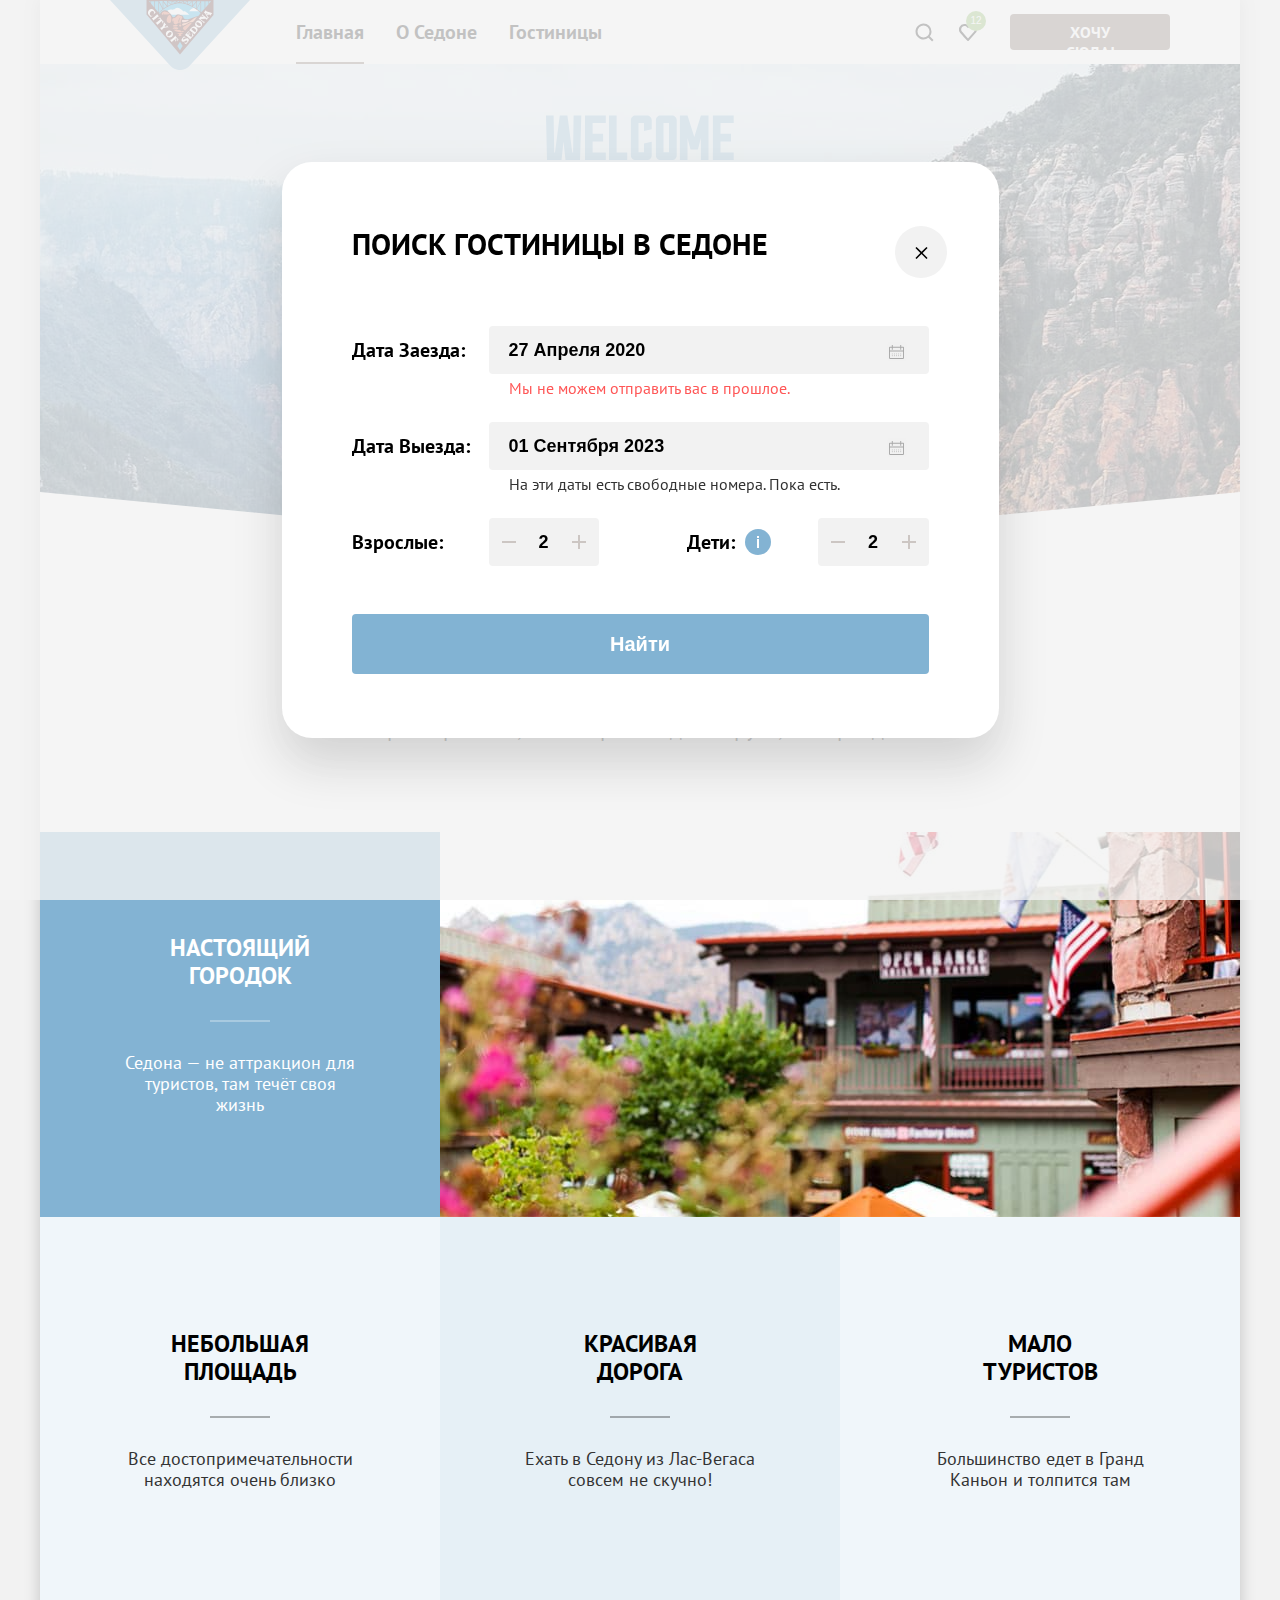
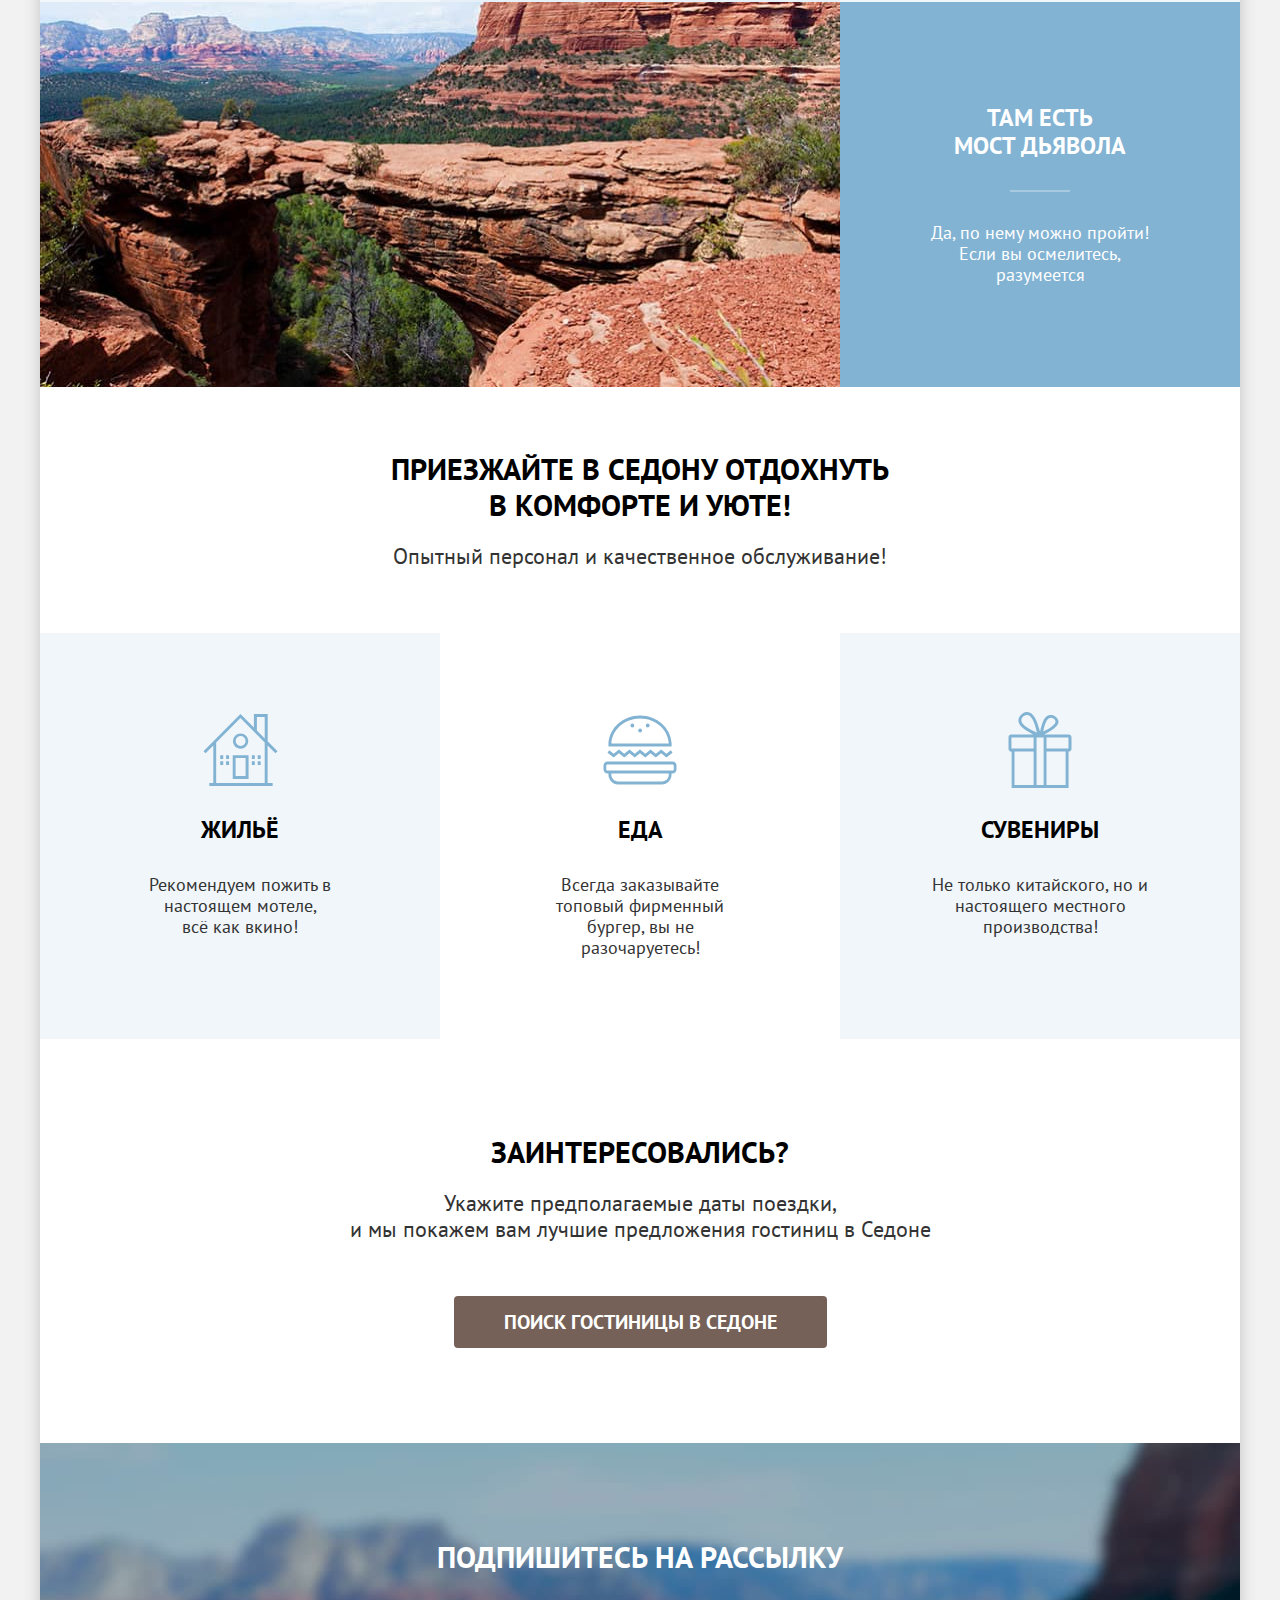
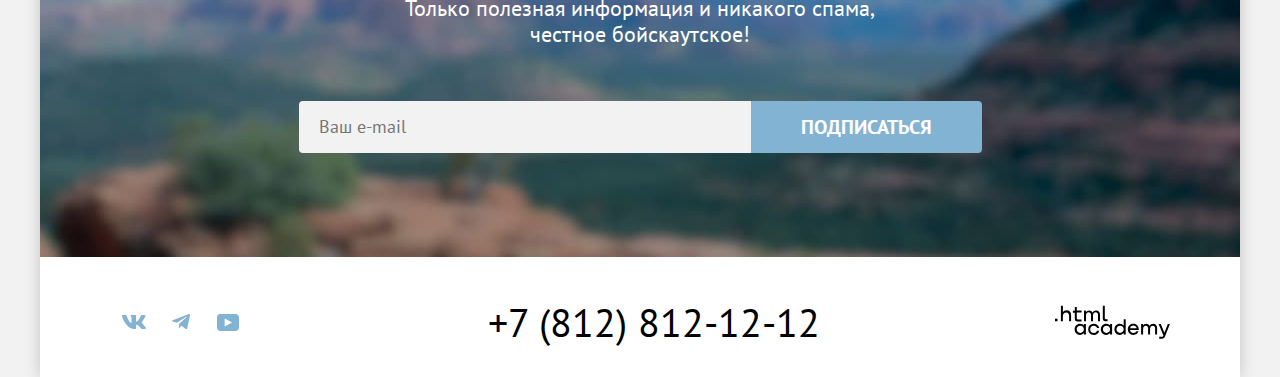
<file: 2/modal.html>
<!DOCTYPE html>
<html lang="ru">

<head>
  <meta charset="utf-8">
  <title>Модальное окно</title>
  <link rel="stylesheet" href="styles/styles.css">
  <link rel="icon" href="images/favicon.png" sizes="32x32">
  <base href="https://htmlacademy-htmlcss.github.io/2526451-sedona-40/2/">
</head>

<body>
  <div class="body-container">
    <header class="page-header" data-test="header">
      <a class="navigation-logo" href="index.html">
        <img class="logo-image" src="images/logo.svg" alt="Логотип Седона" width="140" height="70">
      </a>
      <nav class="navigation">
        <ul class="navigation-list">
          <li class="navigation-item">
            <a class="navigation-link navigation-link-current" href="index.html">Главная</a>
          </li>
          <li class="navigation-item">
            <a class="navigation-link" href="about.html">О Седоне</a>
          </li>
          <li class="navigation-item">
            <a class="navigation-link" href="catalog.html">Гостиницы</a>
          </li>
        </ul>

        <ul class="navigation-user">
          <li class="navigation-user-item">
            <button class="navigation-user-link" type="button">
              <span class="visually-hidden">Поиск.</span>
              <svg xmlns="http://www.w3.org/2000/svg" width="19" height="19" fill="none" viewBox="0 0 19 19">
                <path fill="#000" d="m18.5 17-3.7-3.67c1-1.3 1.7-2.98 1.7-4.87A8 8 0 0 0 8.5.5C4.1.5.5 4.18.5 8.56a8 8 0 0 0 12.9 6.26l3.7 3.68 1.4-1.5Zm-10-2.48a6 6 0 0 1-6-5.96 6 6 0 0 1 12 0 6 6 0 0 1-6 5.96Z" />
              </svg>
            </button>
          </li>
          <li class="navigation-user-item">
            <button class="navigation-user-link navigation-user-link-favorite" type="button">
              <span class="visually-hidden">Избранное.</span>
              <svg xmlns="http://www.w3.org/2000/svg" role="img" width="18" height="17" fill="none" viewBox="0 0 18 17">
                <path fill="#000" d="M8.9 17a.9.9 0 0 1-.8-.4c-5.4-6.1-6.7-7.5-7-7.9A5.4 5.4 0 0 1 5.5 0C6.8 0 8 .5 9 1.3a5.46 5.46 0 0 1 9 4.1c0 1.3-.5 2.5-1.3 3.4l-7 7.9c-.2.2-.4.3-.8.3Zm-6-9.5c.3.4 3.5 4 6.1 6.9l6.2-7c.5-.5.7-1.2.7-2 0-1.8-1.5-3.3-3.3-3.3-1 0-2 .5-2.7 1.3-.3.3-.6.4-.9.4-.3 0-.6-.2-.8-.4-.7-.8-1.7-1.3-2.7-1.3-1.8 0-3.3 1.5-3.3 3.3-.1.9.3 1.6.7 2.1-.1 0-.1 0 0 0Z" />
              </svg>
              <span class="notification-badge">12</span>
            </button>
          </li>

        </ul>
      </nav>
      <a class="header-button button-brown" href="#">Хочу сюда!</a>
    </header>

    <main class="main" data-test="main">
      <section class="hero" data-test="hero">
        <h1 class="visually-hidden">Седона - сервис бронирования отелей.</h1>
        <img class="welcome-image" src="images/welcome.svg" alt="Welcome to the gorgeous Sedona, because the Grand canyon sucks!" width="458" height="352">
      </section>

      <section class="advantages" data-test="advantages">
        <p class="advantages-title">Седона — небольшой городок в Аризоне, заслуживающий большего!</p>
        <p class="advantages-description">Рассмотрим причины, по которым Седона круче, чем Гранд-Каньон!</p>
        <h2 class="visually-hidden">Преимущества.</h2>
        <ul class="advantages-list">
          <li class="advantages-item advantages-wide">
            <div class="advantages-item-container">
              <h3 class="advantages-item-title">Настоящий городок</h3>
              <p class="advantages-item-description">Седона — не аттракцион для туристов, там течёт своя жизнь</p>
            </div>
            <img class="advantages-image" src="images/photo-1.jpg" alt="магазины на фоне гор" width="800" height="385">
          </li>
          <li class="advantages-item">
            <h3 class="advantages-item-title">Небольшая площадь</h3>
            <p class="advantages-item-description">Все достопримечательности находятся очень близко</p>
          </li>
          <li class="advantages-item">
            <h3 class="advantages-item-title">Красивая дорога</h3>
            <p class="advantages-item-description">Ехать в Седону из Лас-Вегаса совсем не скучно!</p>
          </li>
          <li class="advantages-item">
            <h3 class="advantages-item-title">Мало туристов</h3>
            <p class="advantages-item-description">Большинство едет в Гранд Каньон и толпится там</p>
          </li>
          <li class="advantages-item advantages-wide">
            <div class="advantages-item-container">
              <h3 class="advantages-item-title">Там есть<br> мост дьявола</h3>
              <p class="advantages-item-description">Да, по нему можно пройти! Если вы осмелитесь, разумеется</p>
            </div>
            <img class="advantages-image" src="images/photo-2.jpg" alt="Каньон" width="800" height="385">
          </li>
        </ul>
      </section>
      <section class="service" data-test="service">

        <h2 class="visually-hidden">Услуги Седоны</h2>
        <p class="service-title">Приезжайте в Седону отдохнуть в комфорте и уюте!</p>
        <p class="service-description">Опытный персонал и качественное обслуживание!</p>
        <h2 class="visually-hidden">Инфраструктура.</h2>
        <ul class="service-list">
          <li class="service-item housing-block">
            <h3 class="service-item-title ">Жильё</h3>
            <p class="service-item-description">Рекомендуем пожить в настоящем мотеле,<br> всё как вкино!</p>
          </li>
          <li class="service-item food-block">
            <h3 class="service-item-title">Еда</h3>
            <p class="service-item-description">
              Всегда заказывайте<br>топовый фирменный бургер, вы не разочаруетесь!
            </p>
          </li>
          <li class="service-item souvenirs-block">
            <h3 class="service-item-title">Сувениры</h3>
            <p class="service-item-description">Не только китайского, но и настоящего местного производства!</p>
          </li>
        </ul>
      </section>

      <section class="search" data-test="search">
        <h2 class="search-title">Заинтересовались?</h2>
        <p class="search-description">
          Укажите предполагаемые даты поездки,<br>и мы покажем вам лучшие
          предложения гостиниц в Седоне
        </p>
        <button class="search-button button-brown" type="button">
          Поиск Гостиницы в Седоне
        </button>

      </section>
      <section class="subscribe-main" data-test="subscribe">
        <form class="subscribe-form" name="subscribe--main-form" method="post" action="https://echo.htmlacademy.ru">
          <h2 class="subscribe-title"><label for="email-subscribe">Подпишитесь на рассылку</label></h2>
          <p class="subscribe-description">Только полезная информация и никакого спама, честное бойскаутское!</p>
          <div class="subscribe-container">
            <input class="subscribe-input field border-radius-left" placeholder="Ваш e-mail" id="email-subscribe" name="e-mail" type="email">
            <button class="subscribe-button button-blue" type="submit">Подписаться</button>
          </div>
        </form>
      </section>
    </main>
    <footer class="page-footer" data-test="footer">
      <ul class="social-list">
        <li>
          <a class="social-list-item vk" href="https://vk.com/htmlacademy">
            <span class="visually-hidden">ВКонтакте.</span>
            <svg class="social-list-icon" aria-hidden="true" focusable="false" xmlns="http://www.w3.org/2000/svg" width="24" height="14" fill="currentColor" viewBox="0 0 24 14">
              <path fill="#83B3D3" fill-rule="evenodd" d="M23.45.95c.17-.55 0-.95-.8-.95h-2.62c-.67 0-.98.35-1.14.73 0 0-1.34 3.2-3.23 5.27-.61.6-.89.8-1.22.8-.17 0-.42-.2-.42-.74V.95c0-.66-.18-.95-.74-.95H9.15c-.42 0-.67.3-.67.6 0 .61.95.76 1.05 2.5v3.8c0 .84-.16.99-.5.99-.88 0-3.05-3.21-4.33-6.89-.25-.71-.5-1-1.17-1H.9C.15 0 0 .35 0 .73c0 .68.89 4.07 4.14 8.55C6.32 12.34 9.38 14 12.15 14c1.67 0 1.88-.37 1.88-1v-2.32c0-.73.16-.88.69-.88.38 0 1.05.2 2.61 1.67C19.11 13.22 19.4 14 20.41 14h2.62c.75 0 1.13-.37.91-1.1-.24-.72-1.09-1.77-2.21-3.02-.62-.7-1.54-1.47-1.81-1.86-.4-.49-.28-.7 0-1.14 0 0 3.2-4.43 3.53-5.93Z" clip-rule="evenodd" />
            </svg>
          </a>
        </li>
        <li>
          <a class="social-list-item Telegram" href="https://t.me/htmlacademy">
            <span class="visually-hidden">Telegram.</span>
            <svg class="social-list-icon" aria-hidden="true" focusable="false" xmlns="http://www.w3.org/2000/svg" width="18" height="16" fill="currentColor" viewBox="0 0 18 16">
              <path fill="#83B3D3" d="M16.79.1.84 6.25c-1.09.43-1.08 1.04-.2 1.31l4.1 1.28 9.47-5.98c.44-.27.85-.12.52.18L7.05 9.96l-.28 4.22c.41 0 .6-.19.83-.41l1.99-1.93 4.13 3.05c.77.42 1.31.2 1.5-.7l2.72-12.8c.28-1.12-.43-1.62-1.16-1.3Z" />
            </svg>
          </a>
        </li>
        <li>
          <a class="social-list-item Youtube" href="https://www.youtube.com/user/htmlacademyru">
            <span class="visually-hidden">Youtube.</span>
            <svg class="social-list-icon" aria-hidden="true" focusable="false" xmlns="http://www.w3.org/2000/svg" width="22" height="17" fill="currentColor" viewBox="0 0 22 17">
              <path fill="#83B3D3" d="M18.6 0H3.18C1.31 0 0 1.6 0 3.4v10.1C0 15.4 1.31 17 3.17 17h15.66c1.64 0 3.17-1.6 3.17-3.4V3.4C21.78 1.6 20.47 0 18.6 0ZM7.67 12.54V4.46L15 8.5l-7.33 4.04Z" />
            </svg>
          </a>
        </li>
      </ul>
      <a class="phone-number" href="tel:+78128121212">+7 (812) 812-12-12</a>
      <a class="htmlacademy-logo-link" href="https://htmlacademy.ru/intensive/htmlcss">
        <span class="visually-hidden">Онлайн‑курс HTML и CSS. Профессиональная вёрстка сайтов</span>
        <svg class="html-logo-icon" xmlns="http://www.w3.org/2000/svg" width="115" height="34" fill="none" viewBox="0 0 115 34">
          <path fill="#000" d="M0 13.72v2.6h2.5v-2.6H0ZM11.6 5.32c-1.6 0-2.8.7-3.6 1.7h-.1V.82h-2v15.5h2v-5.3c0-2.1 1.3-3.6 3.3-3.6 1.8 0 2.9 1.4 2.9 3.2v5.7h2v-6.1c.1-3-1.8-4.9-4.5-4.9ZM26.6 5.62h-4.8v-3.7h-2v3.8h-1.9v2h1.9v6c0 1.7 1 2.7 2.7 2.7h4.1v-2h-3.7c-.7 0-1.1-.4-1.1-1.1v-5.7h4.8v-2ZM41.1 5.42c-1.6 0-2.9.8-3.5 2.1h-.1c-.6-1.2-1.8-2.1-3.4-2.1-1.4 0-2.5.8-3.1 1.8h-.1v-1.6H29v10.6h2v-5.4c0-2 1-3.5 2.6-3.5 1.5 0 2.4 1 2.4 2.6v6.3h2v-5.6c0-2.4 1.4-3.3 2.6-3.3 1.5 0 2.4 1 2.4 2.6v6.3h2v-6.5c.1-2.5-1.4-4.3-3.9-4.3ZM47.8 13.52c0 1.7 1 2.7 2.8 2.7h2v-2h-1.7c-.7 0-1.1-.4-1.1-1.1V.82h-2v12.7ZM28.9 20.52c-.9-1.1-2.2-1.8-3.9-1.8-3.1 0-5.4 2.3-5.4 5.6s2.3 5.6 5.4 5.6c1.8 0 3-.8 3.8-1.9h.1v1.6h2v-10.6h-2v1.5Zm-3.6 7.4c-2.2 0-3.6-1.6-3.6-3.6s1.4-3.6 3.6-3.6 3.6 1.6 3.6 3.6c0 1.9-1.4 3.6-3.6 3.6ZM44.2 22.82c-.5-2.4-2.6-4.1-5.4-4.1a5.4 5.4 0 0 0-5.6 5.6c0 3.1 2.2 5.6 5.6 5.6 2.8 0 4.9-1.8 5.4-4.2h-2.1a3.4 3.4 0 0 1-3.3 2.3c-2.2 0-3.6-1.6-3.6-3.6s1.4-3.6 3.6-3.6c1.6 0 2.8 1 3.3 2.2h2.1v-.2ZM55.1 20.52c-.9-1.1-2.2-1.8-3.9-1.8-3.1 0-5.4 2.3-5.4 5.6s2.3 5.6 5.4 5.6c1.8 0 3-.8 3.8-1.9h.1v1.6h2v-10.6h-2v1.5Zm-3.6 7.4c-2.2 0-3.6-1.6-3.6-3.6s1.4-3.6 3.6-3.6 3.6 1.6 3.6 3.6c0 1.9-1.5 3.6-3.6 3.6ZM68.7 20.62c-.9-1.1-2.2-1.9-3.9-1.9-3.1 0-5.4 2.3-5.4 5.6s2.2 5.6 5.4 5.6c1.7 0 3-.8 3.8-1.8h.1v1.5h2v-15.4h-2v6.4Zm-3.6 7.3c-2.2 0-3.6-1.6-3.6-3.6s1.4-3.6 3.6-3.6 3.6 1.6 3.6 3.6c-.1 2-1.5 3.6-3.6 3.6ZM78.3 18.72c-3.3 0-5.5 2.5-5.5 5.6 0 3 2.1 5.6 5.5 5.6 2.5 0 4.5-1.3 5.2-3.6h-2.1c-.5 1-1.6 1.6-3 1.6-1.9 0-3.3-1.3-3.4-2.9h8.8c.2-3.6-2-6.3-5.5-6.3Zm0 1.9c1.7 0 3 1 3.3 2.6h-6.5c.3-1.5 1.5-2.6 3.2-2.6ZM98.2 18.72c-1.6 0-2.9.8-3.6 2h-.1c-.6-1.2-1.8-2-3.4-2-1.4 0-2.5.7-3.1 1.8v-1.5h-1.9v10.6h2v-5.4c0-2 1-3.4 2.6-3.5 1.5 0 2.4 1 2.4 2.6v6.3h2v-5.6c0-2.4 1.4-3.3 2.6-3.3 1.5 0 2.4 1 2.4 2.6v6.3h2v-6.5c.1-2.6-1.4-4.4-3.9-4.4ZM109.4 27.82l-3.6-8.9h-2.2l4.8 11.6c-.3.9-.7 1.2-1.7 1.2h-2.5v2h2.5c1.8 0 2.8-.8 3.5-2.6l4.7-12.2h-2.1l-3.4 8.9Z" />
        </svg>
      </a>
    </footer>

    <!-- Модальное окно -->
    <div class="modal-container">
      <div class="modal" data-test="modal">
        <button class="modal-close-button" type="button">
          <span class="visually-hidden">Закрыть окно</span>
          <svg class="close-button-icon" xmlns="http://www.w3.org/2000/svg" width="14" height="14" fill="none" viewBox="0 0 15 15">
            <path fill="#000" d="M14.5 1.78 13.2.5l-5.7 5.7L1.77.5.5 1.79l5.7 5.7-5.7 5.7 1.3 1.3 5.7-5.7 5.7 5.7 1.3-1.3-5.7-5.7 5.7-5.7Z" />
          </svg>
        </button>

        <section class="modal-content">
          <h2 class="modal-tittle">Поиск гостиницы в Седоне</h2>
          <form class="modal-form" name="search-form" action="https://echo.htmlacademy.ru/" method="post">
            <label class="modal-input-label" for="check-in-date-arrival">Дата заезда:</label>
            <div class="modal-input-container">
              <input class="check-in-date-input modal-input" id="check-in-date-arrival" type="text" required name="check in date" value="27 Апреля 2020" placeholder="Укажите дату">
              <button class="modal-calendar-button" type="button">
                <span class="visually-hidden">Кнопка календаря.</span>
              </button>
              <span class="check-signature check-signature-error">Мы не можем отправить вас в прошлое.</span>
            </div>
            <label class="modal-input-label" for="check-out-date-arrival">Дата выезда:</label>
            <div class="modal-input-container">
              <input class="check-out-date-input modal-input" id="check-out-date-arrival" type="text" required name="check out date" value="01 Сентября 2023" placeholder="Укажите дату">
              <button class="modal-calendar-button" type="button">
                <span class="visually-hidden">Кнопка календаря.</span>
              </button>
              <span class="check-signature">На эти даты есть свободные номера. Пока есть.</span>
            </div>

            <!-- +/- взрослых/детей -->
            <label class="modal-input-label modal-buttons-label" for="adults">Взрослые:</label>
            <div class="modal-spin-container">
              <input class="modal-value-input" type="number" name="adults" id="adults" value="2">
              <button class="plus-button" type="button">
                <span class="visually-hidden">Количество взрослых прибавить</span>
                <span class="plus-icon"></span>
              </button>
              <button class="minus-button" type="button">
                <span class="visually-hidden">Количество взрослых убавить</span>
                <span class="minus-icon"></span>
              </button>
            </div>
            <div class="tooltip-wrapper">
              <label class="modal-input-label modal-buttons-label" for="children">Дети:</label>
              <button class="modal-tooltip" type="button" aria-labelledby="tooltip-label-date">
                <span class="tooltip-content" role="tooltip" id="tooltip-label-date">Укажите количество детей, которые будут с вами, возраст которых от 6 до 18 лет. Дети до 6 лет размещаются бесплатно.</span>
              </button>
            </div>
            <div class="modal-spin-container">
              <input class="modal-value-input" type="number" name="children" id="children" value="2">
              <button class="plus-button" type="button">
                <span class="visually-hidden">Количество детей прибавить</span>
                <span class="plus-icon"></span>
              </button>
              <button class="minus-button" type="button">
                <span class="visually-hidden">Количество детей убавить</span>
                <span class="minus-icon"></span>
              </button>
            </div>
            <button class="modal-search-button button-blue" type="submit">Найти</button>
          </form>
        </section>
      </div>
    </div>
  </div>
</body>

</html>
</file>
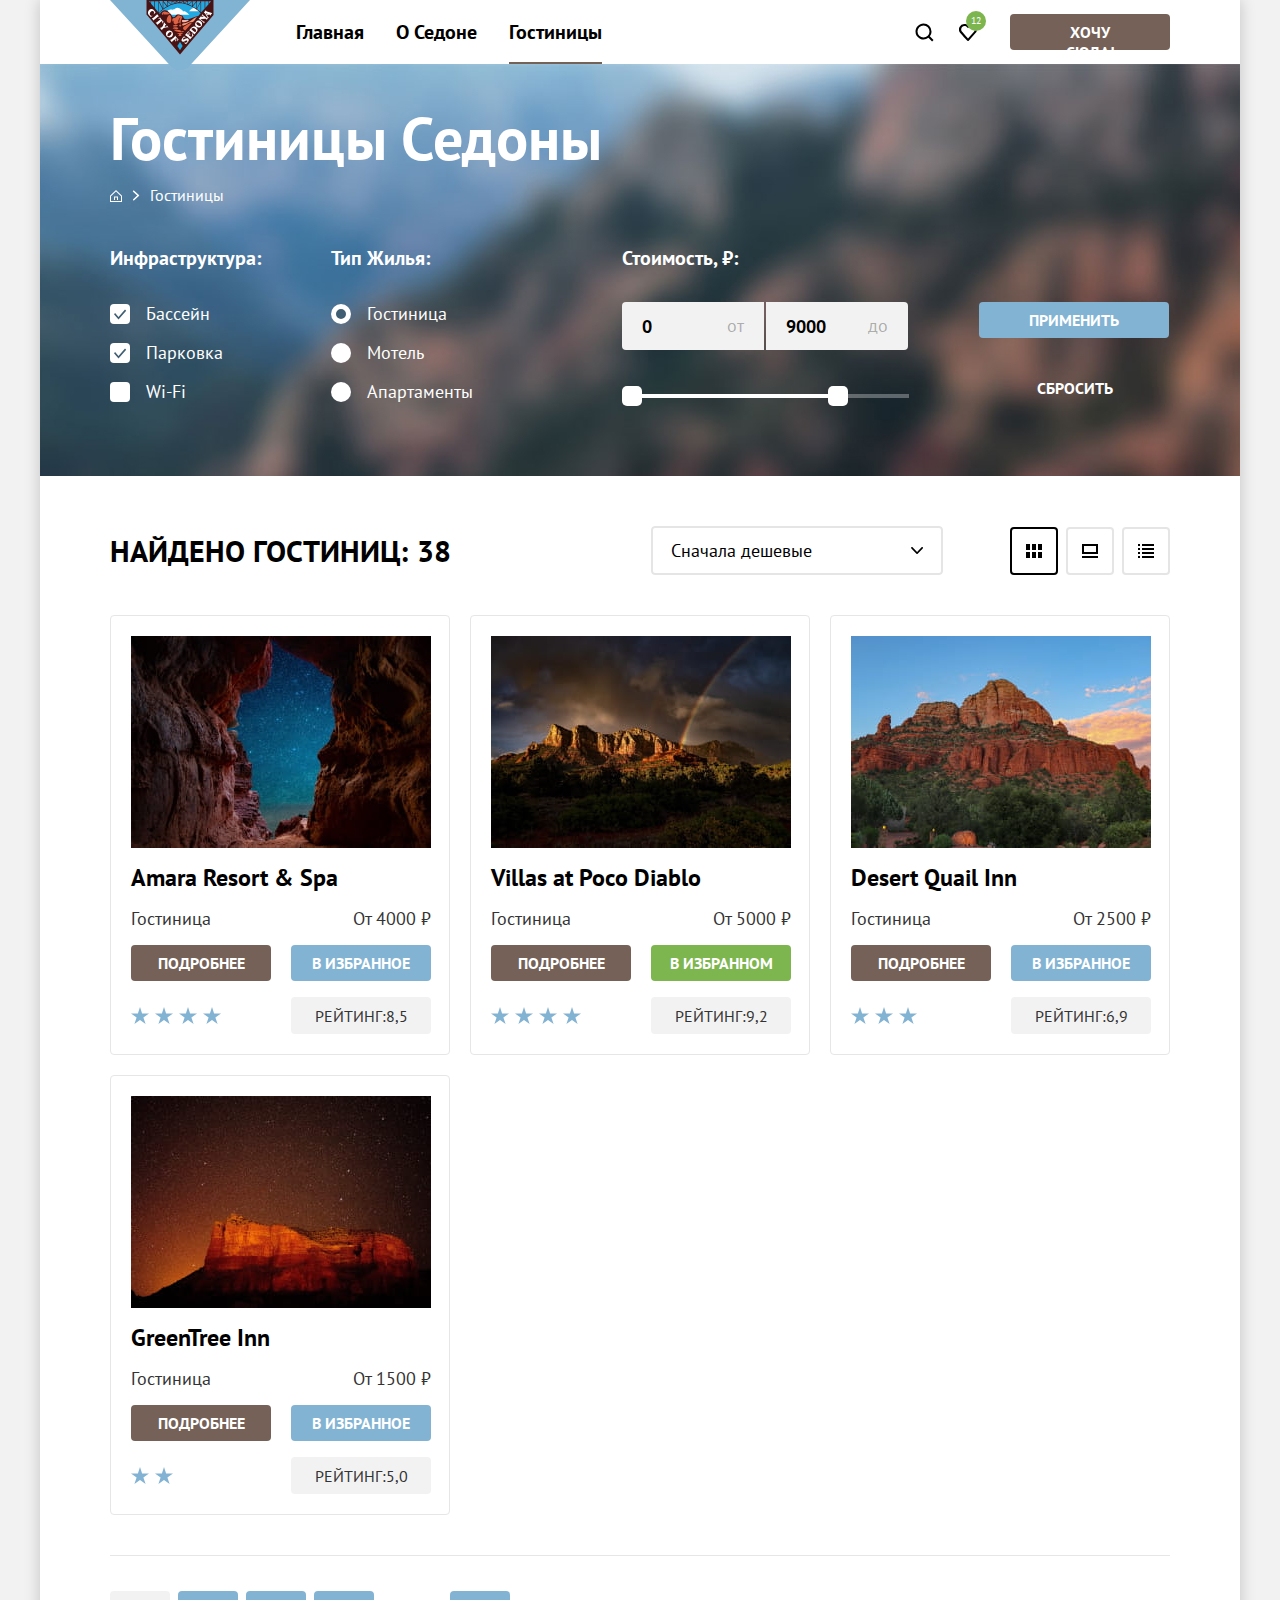
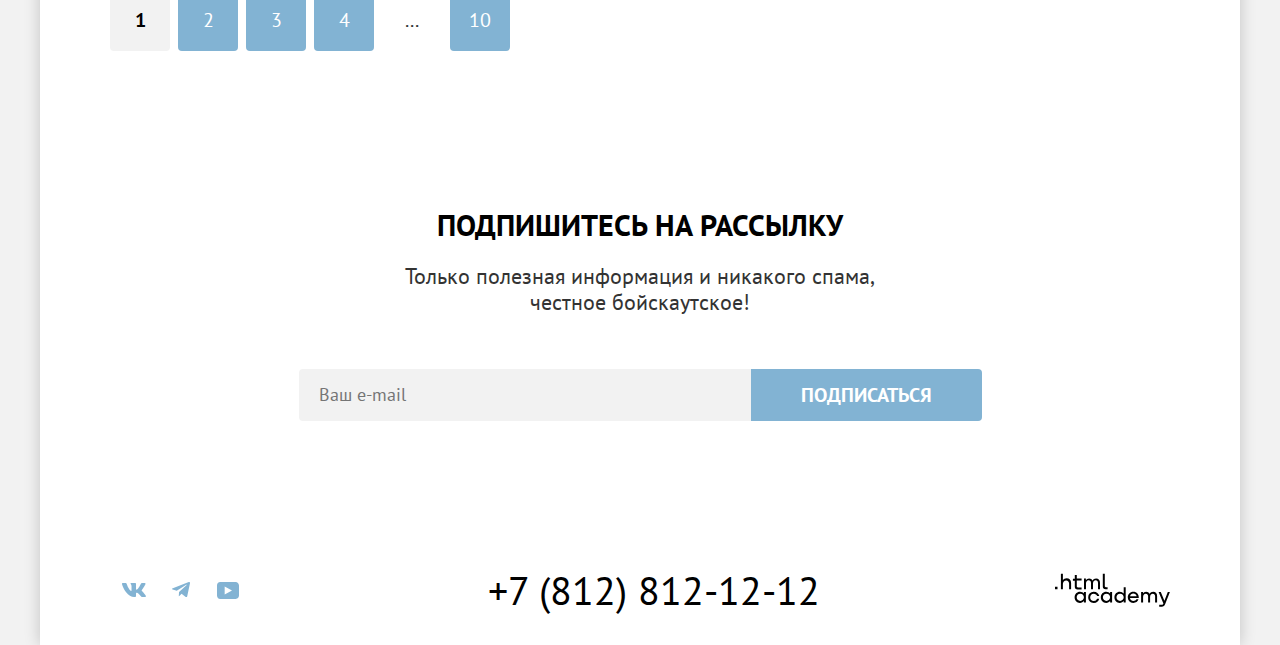
<file: master/catalog.html>
<!DOCTYPE html>
<html lang="ru">

<head>
  <meta charset="utf-8">
  <title>Каталог Седона</title>
  <link rel="stylesheet" href="styles/styles.css">
  <link rel="icon" href="images/favicon.png" sizes="32x32">
  <base href="https://htmlacademy-htmlcss.github.io/2526451-sedona-40/master/">
</head>

<body>
  <div class="body-container">
    <header class="page-header" data-test="header">
      <a class="navigation-logo" href="index.html">
        <img class="logo-image" src="images/logo.svg" alt="Логотип Седона" width="140" height="70">
      </a>
      <nav class="navigation">
        <ul class="navigation-list">
          <li class="navigation-item">
            <a class="navigation-link " href="index.html">Главная</a>
          </li>
          <li class="navigation-item">
            <a class="navigation-link" href="about.html">О Седоне</a>
          </li>
          <li class="navigation-item ">
            <a class="navigation-link navigation-link-current" tabindex="-1" href="catalog.html">Гостиницы</a>
          </li>

        </ul>

        <ul class="navigation-user">
          <li class="navigation-user-item">
            <a class="navigation-user-link" href="#">
              <span class="visually-hidden">Поиск.</span>
              <svg xmlns="http://www.w3.org/2000/svg" width="19" height="19" fill="none" viewBox="0 0 19 19">
                <path fill="#000" d="m18.5 17-3.7-3.67c1-1.3 1.7-2.98 1.7-4.87A8 8 0 0 0 8.5.5C4.1.5.5 4.18.5 8.56a8 8 0 0 0 12.9 6.26l3.7 3.68 1.4-1.5Zm-10-2.48a6 6 0 0 1-6-5.96 6 6 0 0 1 12 0 6 6 0 0 1-6 5.96Z" />
              </svg>
            </a>
          </li>
          <li class="navigation-user-item">
            <a class="navigation-user-link navigation-user-link-favorite" href="#">
              <span class="visually-hidden">Избранное.</span>
              <svg xmlns="http://www.w3.org/2000/svg" role="img" width="18" height="17" fill="none" viewBox="0 0 18 17">
                <path fill="#000" d="M8.9 17a.9.9 0 0 1-.8-.4c-5.4-6.1-6.7-7.5-7-7.9A5.4 5.4 0 0 1 5.5 0C6.8 0 8 .5 9 1.3a5.46 5.46 0 0 1 9 4.1c0 1.3-.5 2.5-1.3 3.4l-7 7.9c-.2.2-.4.3-.8.3Zm-6-9.5c.3.4 3.5 4 6.1 6.9l6.2-7c.5-.5.7-1.2.7-2 0-1.8-1.5-3.3-3.3-3.3-1 0-2 .5-2.7 1.3-.3.3-.6.4-.9.4-.3 0-.6-.2-.8-.4-.7-.8-1.7-1.3-2.7-1.3-1.8 0-3.3 1.5-3.3 3.3-.1.9.3 1.6.7 2.1-.1 0-.1 0 0 0Z" />
              </svg>
              <span class="notification-badge">12</span>
            </a>
          </li>
        </ul>

      </nav>
      <a class="header-button button-brown" href="#">Хочу сюда!</a>
    </header>
    <main class="main" data-test="main">
      <div class="catalog-background-container">
        <h1 class="filter-title">Гостиницы Седоны</h1>
        <ol class="breadcrumbs">
          <li class="breadcrumbs-item">
            <a class="breadcrumbs-link main-page-icon" href="index.html">
              <span class="visually-hidden">Главная</span>
            </a>
          </li>
          <li class="breadcrumbs-item">
            <a class="breadcrumbs-link link-current" tabindex="-1" href="catalog.html">Гостиницы</a>
          </li>
        </ol>
        <section class="filter" data-test="filter">
          <h2 class="visually-hidden">Фильтры</h2>
          <form class="catalog-form" name="catalog-filter-form" action="https://echo.htmlacademy.ru/" method="post">
            <fieldset class="catalog-filter-checkbox">
              <legend class="catalog-filter-title">Инфраструктура:</legend>
              <ul class="infrastructure-filter-list">
                <li class="infrastructure-filter-item">
                  <label class="control">
                    <input class="control-input visually-hidden" type="checkbox" checked name="Pool">
                    <span class="control-mark"></span>
                    <span class="control-label">Бассейн</span>
                  </label>
                </li>
                <li class="infrastructure-filter-item">
                  <label class="control">
                    <input class="control-input visually-hidden" type="checkbox" checked name="Parking">
                    <span class="control-mark"></span>
                    <span class="control-label">Парковка</span>
                  </label>
                </li>
                <li class="infrastructure-filter-item">
                  <label class="control">
                    <input class="control-input visually-hidden" type="checkbox" name="Wi-Fi">
                    <span class="control-mark"></span>
                    <span class="control-label">Wi-Fi</span>
                  </label>
                </li>
              </ul>
            </fieldset>
            <fieldset class="catalog-filter-radio">
              <legend class="catalog-filter-title">Тип Жилья:</legend>
              <ul class="catalog-filter-list">
                <li class="catalog-filter-item">
                  <label class="control">
                    <input class="control-input visually-hidden" type="radio" name="hotel-type" checked value="hotel">
                    <span class="control-mark-radio"></span>
                    <span class="control-label">Гостиница</span>
                  </label>
                </li>
                <li class="catalog-filter-item">
                  <label class="control">
                    <input class="control-input visually-hidden" type="radio" name="hotel-type" value="motel">
                    <span class="control-mark-radio"></span>
                    <span class="control-label">Мотель</span>
                  </label>
                </li>
                <li class="catalog-filter-item">
                  <label class="control">
                    <input class="control-input visually-hidden" type="radio" name="hotel-type" value="apartment">
                    <span class="control-mark-radio"></span>
                    <span class="control-label">Апартаменты</span>
                  </label>
                </li>
              </ul>
            </fieldset>


            <fieldset class="catalog-filter-prise">
              <legend class="catalog-filter-title">Стоимость, ₽:</legend>
              <div class="scale-inputs">
                <div class="scale-inputs-wrapper">
                  <input class="range-input field border-radius-left" type="number" required id="min-prise" name="min-prise" value="0">
                  <label for="min-prise">от</label>
                </div>
                <div class="scale-inputs-wrapper">
                  <input class="range-input field border-radius-right" type="number" required id="max-prise" name="max-prise" value="9000">
                  <label for="max-prise">до</label>
                </div>
              </div>
              <div class="range-scale">
                <div class="range-bar" style="left: 0; width: 226px;">
                  <button class="range-toggle toggle-min" type="button"><span class="visually-hidden">Изменить минимальную цену</span></button>
                  <button class="range-toggle toggle-max" type="button"><span class="visually-hidden">Изменить максимальную цену</span></button>
                </div>
              </div>
            </fieldset>

            <fieldset class="catalog-filter-buttons">
              <legend class="visually-hidden">Кнопки применить, сбросить</legend>
              <button class="apply-button button-blue" type="submit" value="Применить">
                Применить
              </button>
              <button class="reset-button" type="reset" value="Сбросить">
                Сбросить
              </button>
            </fieldset>
          </form>
        </section>
      </div>

      <section class="catalog" data-test="catalog">
        <div class="display-elements">
          <h2 class="catalog-product-title">Найдено гостиниц:</h2><span class="number-of-hotels">38</span>

          <div class="select-wrapper">
            <select class="select-display-elements" name="select-control" aria-label="Сортировка">
              <option value="popular">Сначала популярные</option>
              <option value="cheap" selected>Сначала дешевые</option>
              <option value="expensive">Сначала дорогие</option>
            </select>
          </div>

          <ul class="view-buttons">
            <li class="view-button-item">
              <a class="view-button-link current-button" href="catalog.html?view=tile">
                <span class="visually-hidden">показать плиткой.</span>
                <svg class="display-icon" aria-hidden="true" focusable="false" xmlns="http://www.w3.org/2000/svg" width="16" height="14" fill="none" viewBox="0 0 16 14">
                  <path fill="#000" d="M4 0H0v6h4V0ZM16 0h-4v6h4V0ZM10 0H6v6h4V0ZM4 8H0v6h4V8ZM16 8h-4v6h4V8ZM10 8H6v6h4V8Z" />
                </svg>
              </a>
            </li>

            <li class="view-button-item">
              <a class="view-button-link" href="catalog.html?view=card">
                <span class="visually-hidden">показать слайды.</span>
                <svg class="display-icon" aria-hidden="true" focusable="false" xmlns="http://www.w3.org/2000/svg" width="16" height="14" fill="none" viewBox="0 0 16 14">
                  <path fill="#000" d="M16 12H0v2h16v-2ZM14 2v6H2V2h12Zm2-2H0v10h16V0Z" />
                </svg>
              </a>
            </li>

            <li class="view-button-item">
              <a class="view-button-link" href="catalog.html?view=list">
                <span class="visually-hidden">показать список.</span>
                <svg class="display-icon" aria-hidden="true" focusable="false" xmlns="http://www.w3.org/2000/svg" width="16" height="14" fill="none" viewBox="0 0 16 14">
                  <path fill="#000" d="M2 0H0v2h2V0ZM16 0H4v2h12V0ZM2 4H0v2h2V4ZM16 4H4v2h12V4ZM2 8H0v2h2V8ZM16 8H4v2h12V8ZM2 12H0v2h2v-2ZM16 12H4v2h12v-2Z" />
                </svg>
              </a>
            </li>
          </ul>
        </div>

        <!-- Карточки товаров -->
        <ul class="product-list">
          <li class="product-card">
            <a class="card-image-link" tabindex="-1" href="#">
              <img class="product-card-image" src="images/catalog/hotel-1.jpg" alt="горы на фоне звезд" width="300" height="212">
            </a>
            <h3 class="product-card-title">
              <a class="card-title-link" tabindex="-1" href="#">Amara Resort & Spa</a>
            </h3>
            <p class="product-card-type">Гостиница</p>
            <span class="product-card-prise">От 4000 ₽</span>
            <a class="button-brown product-card-link" href="#">подробнее</a>
            <button class="button-blue to-favorites" type="button">
              в избранное
            </button>
            <p class="visually-hidden">4 звезды.</p>
            <ul class="rating-stars">
              <li class="rating-star"></li>
              <li class="rating-star"></li>
              <li class="rating-star"></li>
              <li class="rating-star"></li>
            </ul>
            <span class="rating">Рейтинг:8,5</span>
          </li>

          <li class="product-card">
            <a class="card-image-link" tabindex="-1" href="#">
              <img class="product-card-image" src="images/catalog/hotel-2.jpg" alt="горы на фоне радуги" width="300" height="212">
            </a>
            <h3 class="product-card-title"><a class="card-title-link" tabindex="-1" href="#">Villas at Poco Diablo</a></h3>
            <p class="product-card-type">Гостиница</p>
            <span class="product-card-prise">От 5000 ₽</span>
            <a class="button-brown product-card-link" href="#">подробнее</a>
            <button class="button-favorite in-favorites" type="button">
              в избранном
            </button>
            <p class="visually-hidden">4 звезды.</p>
            <ul class="rating-stars">
              <li class="rating-star"></li>
              <li class="rating-star"></li>
              <li class="rating-star"></li>
              <li class="rating-star"></li>
            </ul>
            <span class="rating">Рейтинг:9,2</span>
          </li>

          <li class="product-card">
            <a class="card-image-link" tabindex="-1" href="#">
              <img class="product-card-image" src="images/catalog/hotel-3.jpg" alt="гора в дневном свете" width="300"
                   height="212">
            </a>
            <h3 class="product-card-title">
              <a class="card-title-link" tabindex="-1" href="#">Desert Quail Inn</a>
            </h3>
            <p class="product-card-type">Гостиница</p>
            <span class="product-card-prise">От 2500 ₽</span>
            <a class="button-brown product-card-link" href="#">подробнее</a>
            <button class="button-blue to-favorites" type="button">в избранное</button>
            <p class="visually-hidden">3 звезды.</p>
            <ul class="rating-stars">
              <li class="rating-star"></li>
              <li class="rating-star"></li>
              <li class="rating-star"></li>
            </ul>
            <span class="rating">Рейтинг:6,9</span>
          </li>

          <li class="product-card">
            <a class="card-image-link" tabindex="-1" href="#">
              <img class="product-card-image" src="images/catalog/hotel-4.jpg" alt="гора на фоне звезд" width="300"
                   height="212">
            </a>
            <h3 class="product-card-title">
              <a class="card-title-link" tabindex="-1" href="#">GreenTree Inn
              </a>
            </h3>
            <p class="product-card-type">Гостиница</p>
            <span class="product-card-prise">От 1500 ₽</span>
            <a class="button-brown product-card-link" href="#">подробнее</a>
            <button class="button-blue to-favorites" type="button">в избранное
            </button>
            <p class="visually-hidden">2 звезды.</p>
            <ul class="rating-stars">
              <li class="rating-star"></li>
              <li class="rating-star"></li>
            </ul>
            <span class="rating">Рейтинг:5,0</span>
          </li>
        </ul>

        <ul class="pagination">
          <li class="pagination-item">
            <span class="pagination-current pagination-link">1</span>
          </li>
          <li class="pagination-item">
            <a class="button-blue pagination-link" href="#">2</a>
          </li>
          <li class="pagination-item">
            <a class="button-blue pagination-link" href="#">3</a>
          </li>
          <li class="pagination-item">
            <a class="button-blue pagination-link" href="#">4</a>
          </li>
          <li class="pagination-item">
            <span class="pagination-link pagination-dotted">...</span>
          </li>
          <li class="pagination-item">
            <a class="button-blue pagination-link" href="#">10</a>
          </li>
        </ul>
      </section>
      <section class="subscribe-catalog" data-test="subscribe">
        <form class="subscribe-form" name="subscribe-catalog-form" method="post" action="https://echo.htmlacademy.ru">
          <h2 class="subscribe-title subscribe-catalog-title">
            <label for="email-subscribe">Подпишитесь на рассылку</label>
          </h2>
          <p class="subscribe-description">Только полезная информация и никакого спама, честное бойскаутское!</p>
          <div class="subscribe-container">
            <input class="subscribe-input field border-radius-left" placeholder="Ваш e-mail" id="email-subscribe" name="e-mail" type="email">
            <button class="subscribe-button button-blue" type="submit">Подписаться</button>
          </div>
        </form>
      </section>
    </main>
    <footer class="page-footer" data-test="footer">
      <ul class="social-list">
        <li>
          <a class="social-list-item vk" href="https://vk.com/htmlacademy">
            <span class="visually-hidden">ВКонтакте.</span>
            <svg class="social-list-icon" aria-hidden="true" focusable="false" xmlns="http://www.w3.org/2000/svg" width="24" height="14" fill="currentColor" viewBox="0 0 24 14">
              <path fill="#83B3D3" fill-rule="evenodd" d="M23.45.95c.17-.55 0-.95-.8-.95h-2.62c-.67 0-.98.35-1.14.73 0 0-1.34 3.2-3.23 5.27-.61.6-.89.8-1.22.8-.17 0-.42-.2-.42-.74V.95c0-.66-.18-.95-.74-.95H9.15c-.42 0-.67.3-.67.6 0 .61.95.76 1.05 2.5v3.8c0 .84-.16.99-.5.99-.88 0-3.05-3.21-4.33-6.89-.25-.71-.5-1-1.17-1H.9C.15 0 0 .35 0 .73c0 .68.89 4.07 4.14 8.55C6.32 12.34 9.38 14 12.15 14c1.67 0 1.88-.37 1.88-1v-2.32c0-.73.16-.88.69-.88.38 0 1.05.2 2.61 1.67C19.11 13.22 19.4 14 20.41 14h2.62c.75 0 1.13-.37.91-1.1-.24-.72-1.09-1.77-2.21-3.02-.62-.7-1.54-1.47-1.81-1.86-.4-.49-.28-.7 0-1.14 0 0 3.2-4.43 3.53-5.93Z" clip-rule="evenodd" />
            </svg>
          </a>
        </li>
        <li>
          <a class="social-list-item Telegram" href="https://t.me/htmlacademy">
            <span class="visually-hidden">Telegram.</span>
            <svg class="social-list-icon" aria-hidden="true" focusable="false" xmlns="http://www.w3.org/2000/svg" width="18" height="16" fill="currentColor" viewBox="0 0 18 16">
              <path fill="#83B3D3" d="M16.79.1.84 6.25c-1.09.43-1.08 1.04-.2 1.31l4.1 1.28 9.47-5.98c.44-.27.85-.12.52.18L7.05 9.96l-.28 4.22c.41 0 .6-.19.83-.41l1.99-1.93 4.13 3.05c.77.42 1.31.2 1.5-.7l2.72-12.8c.28-1.12-.43-1.62-1.16-1.3Z" />
            </svg>
          </a>
        </li>
        <li>
          <a class="social-list-item Youtube" href="https://www.youtube.com/user/htmlacademyru">
            <span class="visually-hidden">Youtube.</span>
            <svg class="social-list-icon" aria-hidden="true" focusable="false" xmlns="http://www.w3.org/2000/svg" width="22" height="17" fill="currentColor" viewBox="0 0 22 17">
              <path fill="#83B3D3" d="M18.6 0H3.18C1.31 0 0 1.6 0 3.4v10.1C0 15.4 1.31 17 3.17 17h15.66c1.64 0 3.17-1.6 3.17-3.4V3.4C21.78 1.6 20.47 0 18.6 0ZM7.67 12.54V4.46L15 8.5l-7.33 4.04Z" />
            </svg>
          </a>
        </li>
      </ul>
      <a class="phone-number" href="tel:+78128121212">+7 (812) 812-12-12</a>
      <a class="htmlacademy-logo-link" href="https://htmlacademy.ru/intensive/htmlcss">
        <span class="visually-hidden">Онлайн‑курс HTML и CSS. Профессиональная вёрстка сайтов</span>
        <svg class="html-logo-icon" xmlns="http://www.w3.org/2000/svg" width="115" height="34" fill="none" viewBox="0 0 115 34">
          <path fill="#000" d="M0 13.72v2.6h2.5v-2.6H0ZM11.6 5.32c-1.6 0-2.8.7-3.6 1.7h-.1V.82h-2v15.5h2v-5.3c0-2.1 1.3-3.6 3.3-3.6 1.8 0 2.9 1.4 2.9 3.2v5.7h2v-6.1c.1-3-1.8-4.9-4.5-4.9ZM26.6 5.62h-4.8v-3.7h-2v3.8h-1.9v2h1.9v6c0 1.7 1 2.7 2.7 2.7h4.1v-2h-3.7c-.7 0-1.1-.4-1.1-1.1v-5.7h4.8v-2ZM41.1 5.42c-1.6 0-2.9.8-3.5 2.1h-.1c-.6-1.2-1.8-2.1-3.4-2.1-1.4 0-2.5.8-3.1 1.8h-.1v-1.6H29v10.6h2v-5.4c0-2 1-3.5 2.6-3.5 1.5 0 2.4 1 2.4 2.6v6.3h2v-5.6c0-2.4 1.4-3.3 2.6-3.3 1.5 0 2.4 1 2.4 2.6v6.3h2v-6.5c.1-2.5-1.4-4.3-3.9-4.3ZM47.8 13.52c0 1.7 1 2.7 2.8 2.7h2v-2h-1.7c-.7 0-1.1-.4-1.1-1.1V.82h-2v12.7ZM28.9 20.52c-.9-1.1-2.2-1.8-3.9-1.8-3.1 0-5.4 2.3-5.4 5.6s2.3 5.6 5.4 5.6c1.8 0 3-.8 3.8-1.9h.1v1.6h2v-10.6h-2v1.5Zm-3.6 7.4c-2.2 0-3.6-1.6-3.6-3.6s1.4-3.6 3.6-3.6 3.6 1.6 3.6 3.6c0 1.9-1.4 3.6-3.6 3.6ZM44.2 22.82c-.5-2.4-2.6-4.1-5.4-4.1a5.4 5.4 0 0 0-5.6 5.6c0 3.1 2.2 5.6 5.6 5.6 2.8 0 4.9-1.8 5.4-4.2h-2.1a3.4 3.4 0 0 1-3.3 2.3c-2.2 0-3.6-1.6-3.6-3.6s1.4-3.6 3.6-3.6c1.6 0 2.8 1 3.3 2.2h2.1v-.2ZM55.1 20.52c-.9-1.1-2.2-1.8-3.9-1.8-3.1 0-5.4 2.3-5.4 5.6s2.3 5.6 5.4 5.6c1.8 0 3-.8 3.8-1.9h.1v1.6h2v-10.6h-2v1.5Zm-3.6 7.4c-2.2 0-3.6-1.6-3.6-3.6s1.4-3.6 3.6-3.6 3.6 1.6 3.6 3.6c0 1.9-1.5 3.6-3.6 3.6ZM68.7 20.62c-.9-1.1-2.2-1.9-3.9-1.9-3.1 0-5.4 2.3-5.4 5.6s2.2 5.6 5.4 5.6c1.7 0 3-.8 3.8-1.8h.1v1.5h2v-15.4h-2v6.4Zm-3.6 7.3c-2.2 0-3.6-1.6-3.6-3.6s1.4-3.6 3.6-3.6 3.6 1.6 3.6 3.6c-.1 2-1.5 3.6-3.6 3.6ZM78.3 18.72c-3.3 0-5.5 2.5-5.5 5.6 0 3 2.1 5.6 5.5 5.6 2.5 0 4.5-1.3 5.2-3.6h-2.1c-.5 1-1.6 1.6-3 1.6-1.9 0-3.3-1.3-3.4-2.9h8.8c.2-3.6-2-6.3-5.5-6.3Zm0 1.9c1.7 0 3 1 3.3 2.6h-6.5c.3-1.5 1.5-2.6 3.2-2.6ZM98.2 18.72c-1.6 0-2.9.8-3.6 2h-.1c-.6-1.2-1.8-2-3.4-2-1.4 0-2.5.7-3.1 1.8v-1.5h-1.9v10.6h2v-5.4c0-2 1-3.4 2.6-3.5 1.5 0 2.4 1 2.4 2.6v6.3h2v-5.6c0-2.4 1.4-3.3 2.6-3.3 1.5 0 2.4 1 2.4 2.6v6.3h2v-6.5c.1-2.6-1.4-4.4-3.9-4.4ZM109.4 27.82l-3.6-8.9h-2.2l4.8 11.6c-.3.9-.7 1.2-1.7 1.2h-2.5v2h2.5c1.8 0 2.8-.8 3.5-2.6l4.7-12.2h-2.1l-3.4 8.9Z" />
        </svg>
      </a>
    </footer>
  </div>
</body>

</html>
</file>
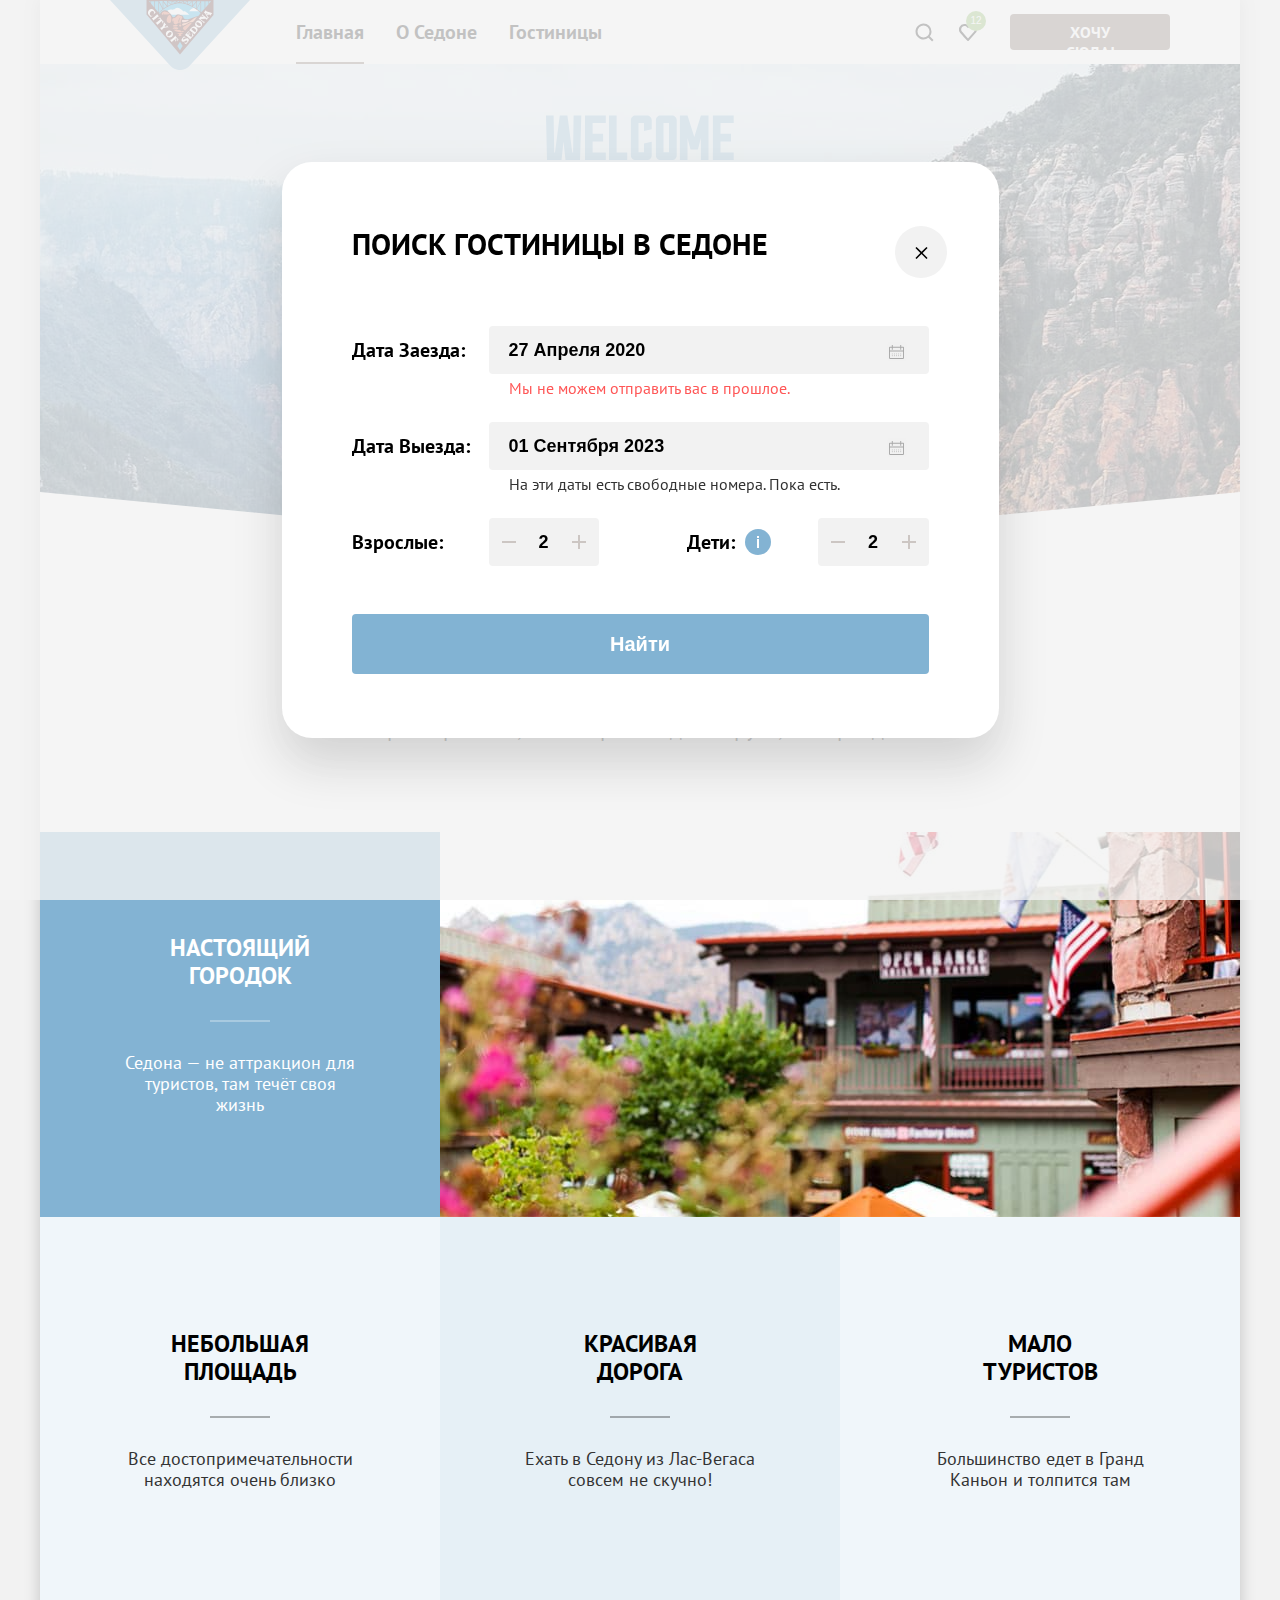
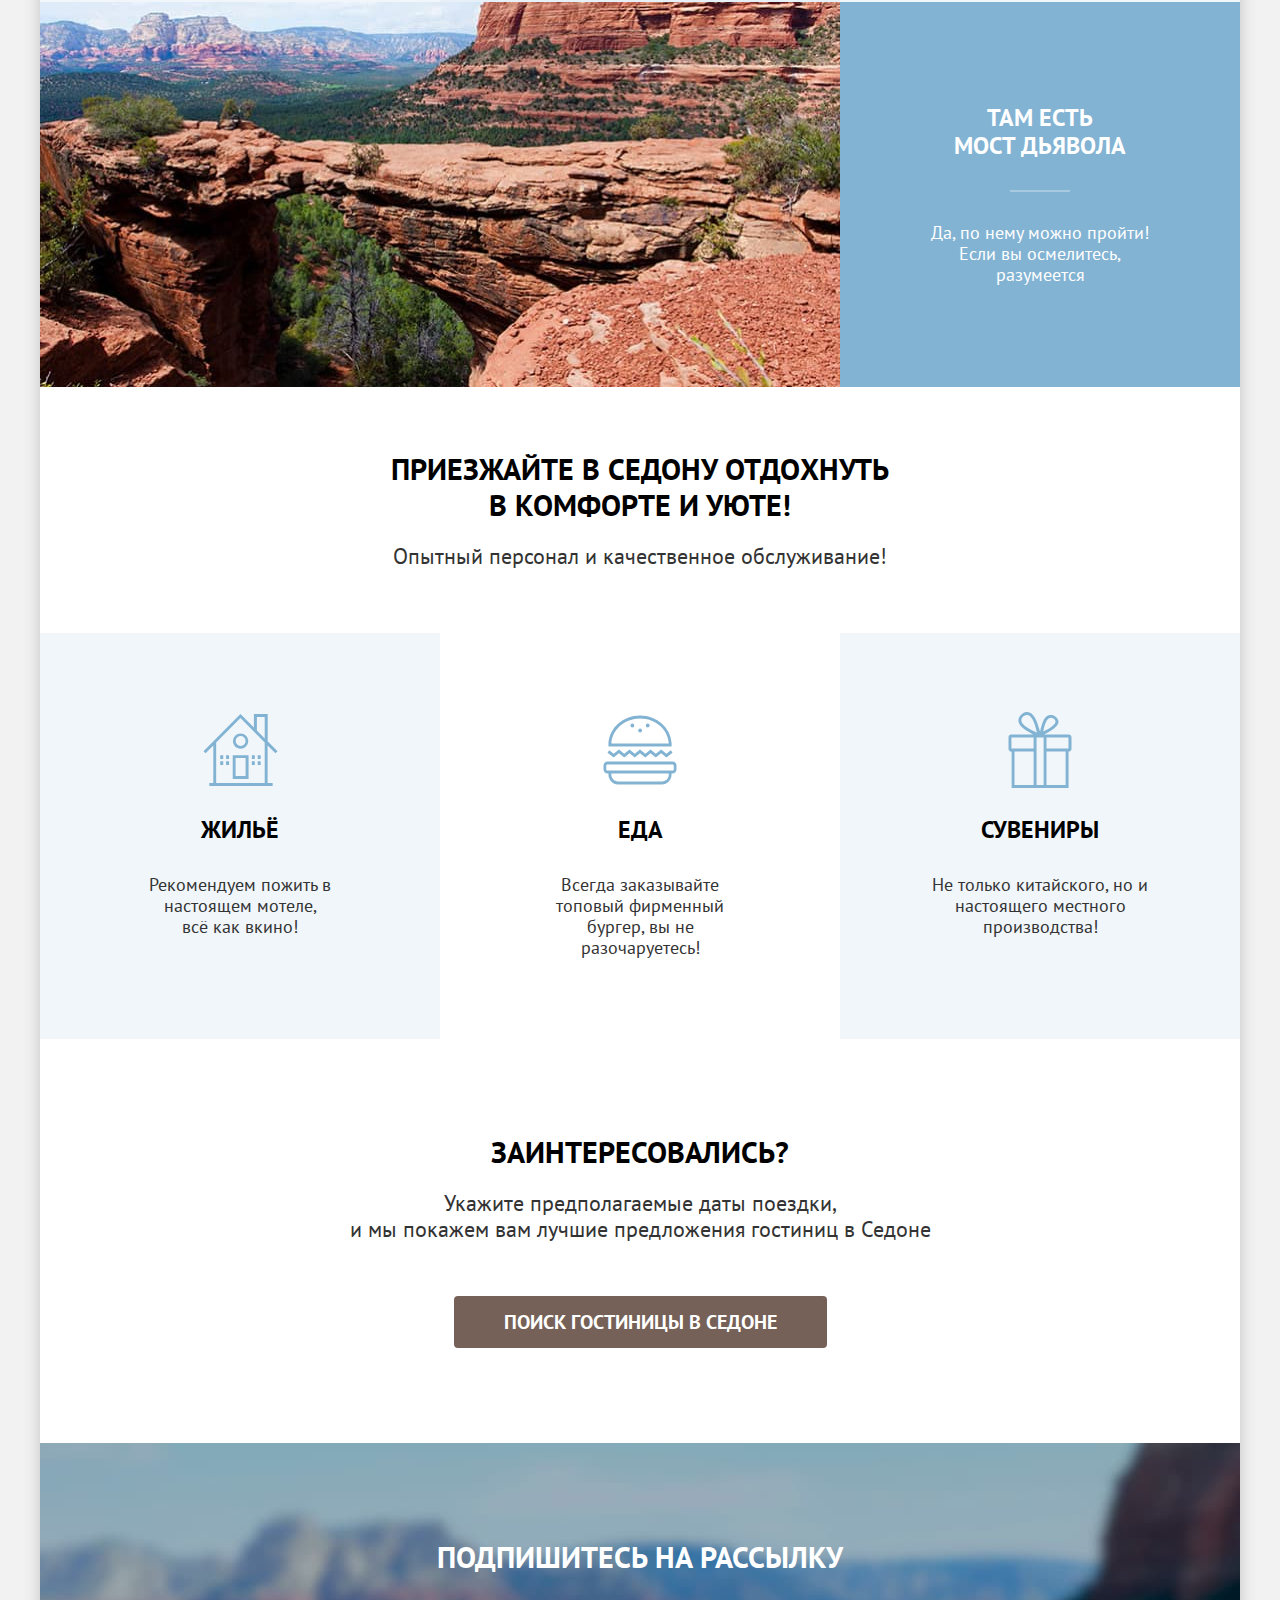
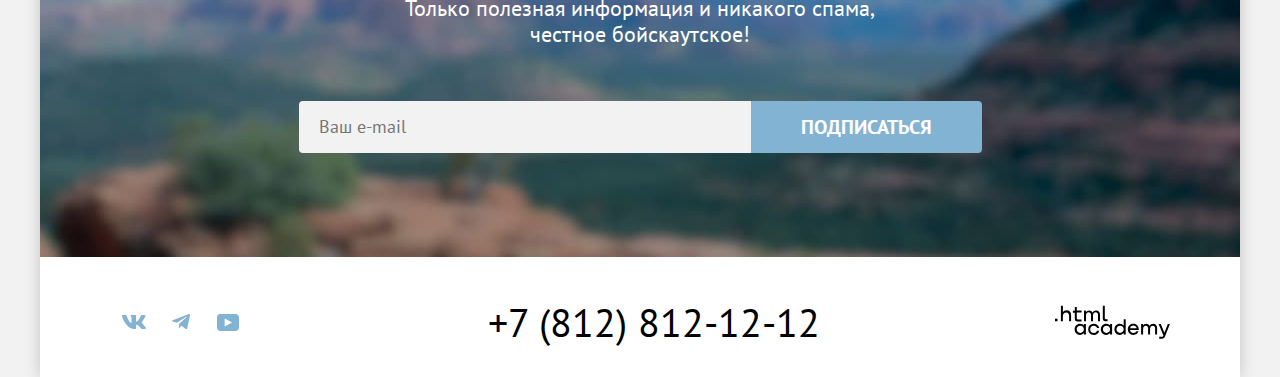
<file: master/modal.html>
<!DOCTYPE html>
<html lang="ru">

<head>
  <meta charset="utf-8">
  <title>Модальное окно</title>
  <link rel="stylesheet" href="styles/styles.css">
  <link rel="icon" href="images/favicon.png" sizes="32x32">
  <base href="https://htmlacademy-htmlcss.github.io/2526451-sedona-40/master/">
</head>

<body>
  <div class="body-container">
    <header class="page-header" data-test="header">
      <a class="navigation-logo" href="index.html">
        <img class="logo-image" src="images/logo.svg" alt="Логотип Седона" width="140" height="70">
      </a>
      <nav class="navigation">
        <ul class="navigation-list">
          <li class="navigation-item">
            <a class="navigation-link navigation-link-current" href="index.html">Главная</a>
          </li>
          <li class="navigation-item">
            <a class="navigation-link" href="about.html">О Седоне</a>
          </li>
          <li class="navigation-item">
            <a class="navigation-link" href="catalog.html">Гостиницы</a>
          </li>
        </ul>

        <ul class="navigation-user">
          <li class="navigation-user-item">
            <button class="navigation-user-link" type="button">
              <span class="visually-hidden">Поиск.</span>
              <svg xmlns="http://www.w3.org/2000/svg" width="19" height="19" fill="none" viewBox="0 0 19 19">
                <path fill="#000" d="m18.5 17-3.7-3.67c1-1.3 1.7-2.98 1.7-4.87A8 8 0 0 0 8.5.5C4.1.5.5 4.18.5 8.56a8 8 0 0 0 12.9 6.26l3.7 3.68 1.4-1.5Zm-10-2.48a6 6 0 0 1-6-5.96 6 6 0 0 1 12 0 6 6 0 0 1-6 5.96Z" />
              </svg>
            </button>
          </li>
          <li class="navigation-user-item">
            <button class="navigation-user-link navigation-user-link-favorite" type="button">
              <span class="visually-hidden">Избранное.</span>
              <svg xmlns="http://www.w3.org/2000/svg" role="img" width="18" height="17" fill="none" viewBox="0 0 18 17">
                <path fill="#000" d="M8.9 17a.9.9 0 0 1-.8-.4c-5.4-6.1-6.7-7.5-7-7.9A5.4 5.4 0 0 1 5.5 0C6.8 0 8 .5 9 1.3a5.46 5.46 0 0 1 9 4.1c0 1.3-.5 2.5-1.3 3.4l-7 7.9c-.2.2-.4.3-.8.3Zm-6-9.5c.3.4 3.5 4 6.1 6.9l6.2-7c.5-.5.7-1.2.7-2 0-1.8-1.5-3.3-3.3-3.3-1 0-2 .5-2.7 1.3-.3.3-.6.4-.9.4-.3 0-.6-.2-.8-.4-.7-.8-1.7-1.3-2.7-1.3-1.8 0-3.3 1.5-3.3 3.3-.1.9.3 1.6.7 2.1-.1 0-.1 0 0 0Z" />
              </svg>
              <span class="notification-badge">12</span>
            </button>
          </li>

        </ul>
      </nav>
      <a class="header-button button-brown" href="#">Хочу сюда!</a>
    </header>

    <main class="main" data-test="main">
      <section class="hero" data-test="hero">
        <h1 class="visually-hidden">Седона - сервис бронирования отелей.</h1>
        <img class="welcome-image" src="images/welcome.svg" alt="Welcome to the gorgeous Sedona, because the Grand canyon sucks!" width="458" height="352">
      </section>

      <section class="advantages" data-test="advantages">
        <p class="advantages-title">Седона — небольшой городок в Аризоне, заслуживающий большего!</p>
        <p class="advantages-description">Рассмотрим причины, по которым Седона круче, чем Гранд-Каньон!</p>
        <h2 class="visually-hidden">Преимущества.</h2>
        <ul class="advantages-list">
          <li class="advantages-item advantages-wide">
            <div class="advantages-item-container">
              <h3 class="advantages-item-title">Настоящий городок</h3>
              <p class="advantages-item-description">Седона — не аттракцион для туристов, там течёт своя жизнь</p>
            </div>
            <img class="advantages-image" src="images/photo-1.jpg" alt="магазины на фоне гор" width="800" height="385">
          </li>
          <li class="advantages-item">
            <h3 class="advantages-item-title">Небольшая площадь</h3>
            <p class="advantages-item-description">Все достопримечательности находятся очень близко</p>
          </li>
          <li class="advantages-item">
            <h3 class="advantages-item-title">Красивая дорога</h3>
            <p class="advantages-item-description">Ехать в Седону из Лас-Вегаса совсем не скучно!</p>
          </li>
          <li class="advantages-item">
            <h3 class="advantages-item-title">Мало туристов</h3>
            <p class="advantages-item-description">Большинство едет в Гранд Каньон и толпится там</p>
          </li>
          <li class="advantages-item advantages-wide">
            <div class="advantages-item-container">
              <h3 class="advantages-item-title">Там есть<br> мост дьявола</h3>
              <p class="advantages-item-description">Да, по нему можно пройти! Если вы осмелитесь, разумеется</p>
            </div>
            <img class="advantages-image" src="images/photo-2.jpg" alt="Каньон" width="800" height="385">
          </li>
        </ul>
      </section>
      <section class="service" data-test="service">

        <h2 class="visually-hidden">Услуги Седоны</h2>
        <p class="service-title">Приезжайте в Седону отдохнуть в комфорте и уюте!</p>
        <p class="service-description">Опытный персонал и качественное обслуживание!</p>
        <h2 class="visually-hidden">Инфраструктура.</h2>
        <ul class="service-list">
          <li class="service-item housing-block">
            <h3 class="service-item-title ">Жильё</h3>
            <p class="service-item-description">Рекомендуем пожить в настоящем мотеле,<br> всё как вкино!</p>
          </li>
          <li class="service-item food-block">
            <h3 class="service-item-title">Еда</h3>
            <p class="service-item-description">
              Всегда заказывайте<br>топовый фирменный бургер, вы не разочаруетесь!
            </p>
          </li>
          <li class="service-item souvenirs-block">
            <h3 class="service-item-title">Сувениры</h3>
            <p class="service-item-description">Не только китайского, но и настоящего местного производства!</p>
          </li>
        </ul>
      </section>

      <section class="search" data-test="search">
        <h2 class="search-title">Заинтересовались?</h2>
        <p class="search-description">
          Укажите предполагаемые даты поездки,<br>и мы покажем вам лучшие
          предложения гостиниц в Седоне
        </p>
        <button class="search-button button-brown" type="button">
          Поиск Гостиницы в Седоне
        </button>

      </section>
      <section class="subscribe-main" data-test="subscribe">
        <form class="subscribe-form" name="subscribe--main-form" method="post" action="https://echo.htmlacademy.ru">
          <h2 class="subscribe-title"><label for="email-subscribe">Подпишитесь на рассылку</label></h2>
          <p class="subscribe-description">Только полезная информация и никакого спама, честное бойскаутское!</p>
          <div class="subscribe-container">
            <input class="subscribe-input field border-radius-left" placeholder="Ваш e-mail" id="email-subscribe" name="e-mail" type="email">
            <button class="subscribe-button button-blue" type="submit">Подписаться</button>
          </div>
        </form>
      </section>
    </main>
    <footer class="page-footer" data-test="footer">
      <ul class="social-list">
        <li>
          <a class="social-list-item vk" href="https://vk.com/htmlacademy">
            <span class="visually-hidden">ВКонтакте.</span>
            <svg class="social-list-icon" aria-hidden="true" focusable="false" xmlns="http://www.w3.org/2000/svg" width="24" height="14" fill="currentColor" viewBox="0 0 24 14">
              <path fill="#83B3D3" fill-rule="evenodd" d="M23.45.95c.17-.55 0-.95-.8-.95h-2.62c-.67 0-.98.35-1.14.73 0 0-1.34 3.2-3.23 5.27-.61.6-.89.8-1.22.8-.17 0-.42-.2-.42-.74V.95c0-.66-.18-.95-.74-.95H9.15c-.42 0-.67.3-.67.6 0 .61.95.76 1.05 2.5v3.8c0 .84-.16.99-.5.99-.88 0-3.05-3.21-4.33-6.89-.25-.71-.5-1-1.17-1H.9C.15 0 0 .35 0 .73c0 .68.89 4.07 4.14 8.55C6.32 12.34 9.38 14 12.15 14c1.67 0 1.88-.37 1.88-1v-2.32c0-.73.16-.88.69-.88.38 0 1.05.2 2.61 1.67C19.11 13.22 19.4 14 20.41 14h2.62c.75 0 1.13-.37.91-1.1-.24-.72-1.09-1.77-2.21-3.02-.62-.7-1.54-1.47-1.81-1.86-.4-.49-.28-.7 0-1.14 0 0 3.2-4.43 3.53-5.93Z" clip-rule="evenodd" />
            </svg>
          </a>
        </li>
        <li>
          <a class="social-list-item Telegram" href="https://t.me/htmlacademy">
            <span class="visually-hidden">Telegram.</span>
            <svg class="social-list-icon" aria-hidden="true" focusable="false" xmlns="http://www.w3.org/2000/svg" width="18" height="16" fill="currentColor" viewBox="0 0 18 16">
              <path fill="#83B3D3" d="M16.79.1.84 6.25c-1.09.43-1.08 1.04-.2 1.31l4.1 1.28 9.47-5.98c.44-.27.85-.12.52.18L7.05 9.96l-.28 4.22c.41 0 .6-.19.83-.41l1.99-1.93 4.13 3.05c.77.42 1.31.2 1.5-.7l2.72-12.8c.28-1.12-.43-1.62-1.16-1.3Z" />
            </svg>
          </a>
        </li>
        <li>
          <a class="social-list-item Youtube" href="https://www.youtube.com/user/htmlacademyru">
            <span class="visually-hidden">Youtube.</span>
            <svg class="social-list-icon" aria-hidden="true" focusable="false" xmlns="http://www.w3.org/2000/svg" width="22" height="17" fill="currentColor" viewBox="0 0 22 17">
              <path fill="#83B3D3" d="M18.6 0H3.18C1.31 0 0 1.6 0 3.4v10.1C0 15.4 1.31 17 3.17 17h15.66c1.64 0 3.17-1.6 3.17-3.4V3.4C21.78 1.6 20.47 0 18.6 0ZM7.67 12.54V4.46L15 8.5l-7.33 4.04Z" />
            </svg>
          </a>
        </li>
      </ul>
      <a class="phone-number" href="tel:+78128121212">+7 (812) 812-12-12</a>
      <a class="htmlacademy-logo-link" href="https://htmlacademy.ru/intensive/htmlcss">
        <span class="visually-hidden">Онлайн‑курс HTML и CSS. Профессиональная вёрстка сайтов</span>
        <svg class="html-logo-icon" xmlns="http://www.w3.org/2000/svg" width="115" height="34" fill="none" viewBox="0 0 115 34">
          <path fill="#000" d="M0 13.72v2.6h2.5v-2.6H0ZM11.6 5.32c-1.6 0-2.8.7-3.6 1.7h-.1V.82h-2v15.5h2v-5.3c0-2.1 1.3-3.6 3.3-3.6 1.8 0 2.9 1.4 2.9 3.2v5.7h2v-6.1c.1-3-1.8-4.9-4.5-4.9ZM26.6 5.62h-4.8v-3.7h-2v3.8h-1.9v2h1.9v6c0 1.7 1 2.7 2.7 2.7h4.1v-2h-3.7c-.7 0-1.1-.4-1.1-1.1v-5.7h4.8v-2ZM41.1 5.42c-1.6 0-2.9.8-3.5 2.1h-.1c-.6-1.2-1.8-2.1-3.4-2.1-1.4 0-2.5.8-3.1 1.8h-.1v-1.6H29v10.6h2v-5.4c0-2 1-3.5 2.6-3.5 1.5 0 2.4 1 2.4 2.6v6.3h2v-5.6c0-2.4 1.4-3.3 2.6-3.3 1.5 0 2.4 1 2.4 2.6v6.3h2v-6.5c.1-2.5-1.4-4.3-3.9-4.3ZM47.8 13.52c0 1.7 1 2.7 2.8 2.7h2v-2h-1.7c-.7 0-1.1-.4-1.1-1.1V.82h-2v12.7ZM28.9 20.52c-.9-1.1-2.2-1.8-3.9-1.8-3.1 0-5.4 2.3-5.4 5.6s2.3 5.6 5.4 5.6c1.8 0 3-.8 3.8-1.9h.1v1.6h2v-10.6h-2v1.5Zm-3.6 7.4c-2.2 0-3.6-1.6-3.6-3.6s1.4-3.6 3.6-3.6 3.6 1.6 3.6 3.6c0 1.9-1.4 3.6-3.6 3.6ZM44.2 22.82c-.5-2.4-2.6-4.1-5.4-4.1a5.4 5.4 0 0 0-5.6 5.6c0 3.1 2.2 5.6 5.6 5.6 2.8 0 4.9-1.8 5.4-4.2h-2.1a3.4 3.4 0 0 1-3.3 2.3c-2.2 0-3.6-1.6-3.6-3.6s1.4-3.6 3.6-3.6c1.6 0 2.8 1 3.3 2.2h2.1v-.2ZM55.1 20.52c-.9-1.1-2.2-1.8-3.9-1.8-3.1 0-5.4 2.3-5.4 5.6s2.3 5.6 5.4 5.6c1.8 0 3-.8 3.8-1.9h.1v1.6h2v-10.6h-2v1.5Zm-3.6 7.4c-2.2 0-3.6-1.6-3.6-3.6s1.4-3.6 3.6-3.6 3.6 1.6 3.6 3.6c0 1.9-1.5 3.6-3.6 3.6ZM68.7 20.62c-.9-1.1-2.2-1.9-3.9-1.9-3.1 0-5.4 2.3-5.4 5.6s2.2 5.6 5.4 5.6c1.7 0 3-.8 3.8-1.8h.1v1.5h2v-15.4h-2v6.4Zm-3.6 7.3c-2.2 0-3.6-1.6-3.6-3.6s1.4-3.6 3.6-3.6 3.6 1.6 3.6 3.6c-.1 2-1.5 3.6-3.6 3.6ZM78.3 18.72c-3.3 0-5.5 2.5-5.5 5.6 0 3 2.1 5.6 5.5 5.6 2.5 0 4.5-1.3 5.2-3.6h-2.1c-.5 1-1.6 1.6-3 1.6-1.9 0-3.3-1.3-3.4-2.9h8.8c.2-3.6-2-6.3-5.5-6.3Zm0 1.9c1.7 0 3 1 3.3 2.6h-6.5c.3-1.5 1.5-2.6 3.2-2.6ZM98.2 18.72c-1.6 0-2.9.8-3.6 2h-.1c-.6-1.2-1.8-2-3.4-2-1.4 0-2.5.7-3.1 1.8v-1.5h-1.9v10.6h2v-5.4c0-2 1-3.4 2.6-3.5 1.5 0 2.4 1 2.4 2.6v6.3h2v-5.6c0-2.4 1.4-3.3 2.6-3.3 1.5 0 2.4 1 2.4 2.6v6.3h2v-6.5c.1-2.6-1.4-4.4-3.9-4.4ZM109.4 27.82l-3.6-8.9h-2.2l4.8 11.6c-.3.9-.7 1.2-1.7 1.2h-2.5v2h2.5c1.8 0 2.8-.8 3.5-2.6l4.7-12.2h-2.1l-3.4 8.9Z" />
        </svg>
      </a>
    </footer>

    <!-- Модальное окно -->
    <div class="modal-container">
      <div class="modal" data-test="modal">
        <button class="modal-close-button" type="button">
          <span class="visually-hidden">Закрыть окно</span>
          <svg class="close-button-icon" xmlns="http://www.w3.org/2000/svg" width="14" height="14" fill="none" viewBox="0 0 15 15">
            <path fill="#000" d="M14.5 1.78 13.2.5l-5.7 5.7L1.77.5.5 1.79l5.7 5.7-5.7 5.7 1.3 1.3 5.7-5.7 5.7 5.7 1.3-1.3-5.7-5.7 5.7-5.7Z" />
          </svg>
        </button>

        <section class="modal-content">
          <h2 class="modal-tittle">Поиск гостиницы в Седоне</h2>
          <form class="modal-form" name="search-form" action="https://echo.htmlacademy.ru/" method="post">
            <label class="modal-input-label" for="check-in-date-arrival">Дата заезда:</label>
            <div class="modal-input-container">
              <input class="check-in-date-input modal-input" id="check-in-date-arrival" type="text" required name="check in date" value="27 Апреля 2020" placeholder="Укажите дату">
              <button class="modal-calendar-button" type="button">
                <span class="visually-hidden">Кнопка календаря.</span>
              </button>
              <span class="check-signature check-signature-error">Мы не можем отправить вас в прошлое.</span>
            </div>
            <label class="modal-input-label" for="check-out-date-arrival">Дата выезда:</label>
            <div class="modal-input-container">
              <input class="check-out-date-input modal-input" id="check-out-date-arrival" type="text" required name="check out date" value="01 Сентября 2023" placeholder="Укажите дату">
              <button class="modal-calendar-button" type="button">
                <span class="visually-hidden">Кнопка календаря.</span>
              </button>
              <span class="check-signature">На эти даты есть свободные номера. Пока есть.</span>
            </div>

            <!-- +/- взрослых/детей -->
            <label class="modal-input-label modal-buttons-label" for="adults">Взрослые:</label>
            <div class="modal-spin-container">
              <input class="modal-value-input" type="number" name="adults" id="adults" value="2">
              <button class="plus-button" type="button">
                <span class="visually-hidden">Количество взрослых прибавить</span>
                <span class="plus-icon"></span>
              </button>
              <button class="minus-button" type="button">
                <span class="visually-hidden">Количество взрослых убавить</span>
                <span class="minus-icon"></span>
              </button>
            </div>
            <div class="tooltip-wrapper">
              <label class="modal-input-label modal-buttons-label" for="children">Дети:</label>
              <button class="modal-tooltip" type="button" aria-labelledby="tooltip-label-date">
                <span class="tooltip-content" role="tooltip" id="tooltip-label-date">Укажите количество детей, которые будут с вами, возраст которых от 6 до 18 лет. Дети до 6 лет размещаются бесплатно.</span>
              </button>
            </div>
            <div class="modal-spin-container">
              <input class="modal-value-input" type="number" name="children" id="children" value="2">
              <button class="plus-button" type="button">
                <span class="visually-hidden">Количество детей прибавить</span>
                <span class="plus-icon"></span>
              </button>
              <button class="minus-button" type="button">
                <span class="visually-hidden">Количество детей убавить</span>
                <span class="minus-icon"></span>
              </button>
            </div>
            <button class="modal-search-button button-blue" type="submit">Найти</button>
          </form>
        </section>
      </div>
    </div>
  </div>
</body>

</html>
</file>
<file: styles/styles.css>
@font-face {
  font-family: "PT Sans";
  font-weight: 400;
  font-style: normal;
  src: url("../fonts/ptsans-400.woff2") format("woff2");
  font-display: swap;
}

@font-face {
  font-family: "PT Sans";
  font-weight: 700;
  font-style: normal;
  src: url("../fonts/ptsans-700.woff2") format("woff2");
  font-display: swap;
}

html {
  height: 100%;
}

body {
  height: 100%;
  margin: 0;

  font-family: "PT Sans", sans-serif;
  font-size: 18px;
  line-height: 21px;

  background-color: #f2f2f2;
  color: #333333;
}

.body-container {
  display: flex;
  min-height: 100%;
  flex-direction: column;
  margin: 0 auto;
  width: 1200px;

  background-color: #ffffff;
  box-shadow: 0 0 15px 0 rgba(0, 0, 0, 0.2);
}

.visually-hidden {
  position: absolute;
  width: 1px;
  height: 1px;
  margin: -1px;
  padding: 0;
  border: 0;
  clip: rect(0 0 0 0);
  overflow: hidden;
}

.main {
  flex-grow: 1;
  margin: 0;
  padding: 0;
}

.page-header {
  display: flex;
  box-sizing: border-box;
  align-items: start;
  width: 1200px;
  padding: 0 70px;
  margin: 0;
  margin-bottom: -6px;
}

.navigation {
  display: flex;
  align-items: center;
  box-sizing: border-box;
  justify-content: space-between;
  flex-grow: 1;
  width: 710px;
  margin: 0;
  padding: 0;
  margin-right: 20px;
}

.logo-image {
  display: block;
  position: relative;
  z-index: 1;
  margin: 0;
  padding: 0;
}

.navigation-logo:hover {
  opacity: 0.6;
  z-index: 1;
}

.navigation-logo:focus {
  outline: unset;
  opacity: 0.6;
  z-index: 1;
}

.navigation-logo:active {
  opacity: 0.3;
  z-index: 1;
}

.navigation-logo {
  margin-right: 30px;
}

/* Ссылки навигации */
.navigation-list {
  display: flex;
  flex-wrap: wrap;
  min-width: 339px;
  margin: 0;
  padding: 0;

  list-style-type: none;
}

.navigation-item {
  margin: 0;
  padding: 0;
}

.navigation-link {
  position: relative;

  display: block;
  box-sizing: border-box;
  height: 64px;
  padding: 20px 16px;

  font-weight: 700;
  font-size: 20px;
  line-height: 24px;

  color: #000000;
  text-decoration: none;
}

.navigation-link-current {
  pointer-events: none;
}

.navigation-link-current::before {
  content: "";

  position: absolute;
  left: 16px;
  right: 16px;
  bottom: -1px;
  height: 2px;


  background-color: #756257;
  z-index: 1;
}

/* Пользовательское меню */
.navigation-user {
  display: flex;
  flex-wrap: wrap;
  min-width: 88px;
  margin: 0;
  padding: 0;

  list-style-type: none;
}

.navigation-user-item {
  margin: 0;
  padding: 0;
}

.navigation-user-link {
  position: relative;
  display: flex;
  justify-content: center;
  align-items: center;
  width: 44px;
  height: 64px;

  color: #000000;
  border: none;
  cursor: pointer;
}

.navigation-link:hover {
  opacity: 0.6;
}

.navigation-link:focus {
  outline: unset;
  opacity: 0.6;
}

.navigation-link:active {
  opacity: 0.3;
}

.navigation-user-link:focus .navigation-icon,
.navigation-user-link:hover .navigation-icon {
  opacity: 0.6;
}

.navigation-user-link:focus {
  outline: unset;
}

.navigation-user-link:active .navigation-icon {
  opacity: 0.3;
}

.notification-badge {
  position: absolute;
  top: 11px;
  right: 4px;

  display: block;
  width: 20px;
  height: 20px;
  text-align: center;

  font-size: 10px;
  line-height: 20px;

  color: #ffffff;
  background-color: #7db54f;
  border-radius: 50%;
}

.navigation-user-link:hover .notification-badge {
  background-color: #9ec77c;
}

.navigation-user-link:active .notification-badge {
  background-color: #7db54f;
}

.header-button {
  box-sizing: border-box;
  width: 160px;
  margin: 14px 0 20px;
  padding: 8px 34px;

  font-family: inherit;
  font-weight: 700;
  font-size: 16px;
  line-height: 20px;
  text-transform: uppercase;
  text-decoration: none;
}

/* Кнопки */
.button-blue {
  display: inline-block;

  color: #ffffff;
  background-color: #82b3d3;
  border-radius: 4px;
  text-align: center;
  border: none;
  cursor: pointer;
}

.button-blue:hover {
  background-color: #68a2ca;
}

.button-blue:focus {
  outline: unset;
  background-color: #68a2ca;
}

.button-blue:active {
  color: rgba(255, 255, 255, 0.3);
}

.button-blue:disabled {
  color: #ffffff;
  background-color: #e5e5e5;
}

.button-brown {
  display: inline-block;

  color: #ffffff;
  background-color: #756157;
  border-radius: 4px;
  text-align: center;
  border: none;
  cursor: pointer;
}

.button-brown:hover {
  background-color: #615048;
}

.button-brown:focus {
  outline: unset;
  background-color: #615048;
}

.button-brown:active {
  color: rgba(255, 255, 255, 0.3);
}

.button-brown:disabled {
  color: #ffffff;
  background-color: #e5e5e5;
}

.hero {
  box-sizing: border-box;
  width: 1200px;
  height: 485px;
  margin: 0;
  padding-top: 51px;
  padding-bottom: 82px;

  background-color: #6ca2c6;
  background-image:
    url("../images/divider.svg"),
    url("../images/main-background.jpg");
  background-repeat: no-repeat;
  background-position:
    0 100%,
    100% 100%;
  background-size: 100%;
}

.welcome-image {
  display: block;
  padding: 0;
  margin: 0 auto;
}

/* main */
.advantages {
  padding: 0;
  margin: 0;
  padding-top: 50px;
}

.advantages-title,
.service-title,
.search-title {
  font-weight: 700;
  font-size: 30px;
  line-height: 36px;

  text-transform: uppercase;
  text-align: center;
  color: #000000;
}

.advantages-description,
.service-description,
.search-description {
  margin-left: auto;
  margin-right: auto;

  font-size: 22px;
  line-height: 26px;
  color: #333333;
  text-align: center;
}

.advantages-title {
  width: 651px;
  align-self: center;
  padding: 0;
  margin: 20px auto 25px;
}

.advantages-description {
  align-self: center;
  width: 660px;
  padding: 0;
  margin-top: 25px;
  margin-bottom: 25px;
}

/* Блок преимуществ */
.advantages-list {
  display: grid;
  grid-template-columns: repeat(3, 1fr);
  list-style-type: none;
  margin: 0;
  padding: 0;
  margin-top: 90px;
}

.advantages-item:not(.advantages-wide) {
  padding: 112.5px 0;
}

.advantages-item {
  box-sizing: border-box;
  position: relative;
}

.advantages-item:not(.advantages-item:nth-child(2n)) {
  background-color: rgba(131, 179, 211, 0.2);
}

.advantages-item:nth-child(2n) {
  background-color: rgba(131, 179, 211, 0.12);
}

.advantages-wide .advantages-item-title {
  color: #ffffff;
  text-align: center;
}

.advantages-item-container::after,
.advantages-item:not(.advantages-wide)::after {
  content: "";
  position: absolute;
  left: 50%;
  top: 198.5px;

  display: block;
  height: 2px;
  width: 60px;
  transform: translateX(-50%);

  opacity: 0.3;
}

.advantages-item:not(.advantages-wide)::after {
  background-color: #000000;
}

.advantages-item-container::after {
  top: 188px;
  background-color: #ffffff;
}

.advantages-image {
  display: block;
  max-width: 100%;
  margin: 0;
  padding: 0;
  object-fit: contain;
}

.advantages-item.advantages-wide {
  display: flex;
  grid-column: 1/-1;
  color: #ffffff;
  background-color: #83b3d3;
}

.advantages-item:nth-child(5) {
  flex-direction: row-reverse;
}

.advantages-item-container {
  position: relative;
  margin: 0;
  padding: 102px 0;
  width: 100%;
  background-color: #83b3d3;
}

.advantages-item-title {
  width: 175px;
  margin: 0 auto 62px;

  font-weight: 700;
  font-size: 24px;
  line-height: 28px;
  text-transform: uppercase;

  color: #000000;
  text-align: center;
}

.advantages-item-description {
  width: 230px;
  margin: 0 auto;

  text-align: center;
}

.service {
  margin: 0;
  padding: 0;
  padding-top: 64px;
}

.service-title {
  width: 505px;
  align-self: center;
  padding: 0;
  margin: 0 auto 20px;
}

.service-description {
  width: 505px;
  align-self: center;
  padding: 0;
  margin: 20px auto;
}

/* Блок инфраструктур */
.service-list {
  display: grid;
  grid-template-columns: 1fr 1fr 1fr;
  margin: 0;
  padding: 0;
  margin-top: 64px;

  list-style-type: none;
}

.service-item {
  box-sizing: border-box;
  padding: 81px 0;
  min-width: 400px;
}

.housing-block {
  background-image: url("../images/housing.svg");
  background-repeat: no-repeat;
  background-size: 75px 72px;
  background-position: center 81px;
}

.food-block {
  background-image: url("../images/food.svg");
  background-size: 74px 70px;
  background-repeat: no-repeat;
  background-position: center 82px;
}

.souvenirs-block {
  background-image: url("../images/souvenirs.svg");
  background-size: 64px 76px;
  background-repeat: no-repeat;
  background-position: center 79px;
}

.service-item-title {
  width: 230px;
  margin: 102px auto 30px;

  font-weight: 700;
  font-size: 24px;
  line-height: 28px;
  text-transform: uppercase;

  color: #000000;
  text-align: center;
}

.service-item-description {
  width: 230px;
  margin: 30px auto 0;
  box-sizing: border-box;
  text-align: center;
}

.service-item:not(.service-item:nth-child(2n)) {
  background-color: rgba(131, 179, 211, 0.12);
}

.search {
  margin: 0;
  padding: 95px 0;
  text-align: center;
}

.search-title {
  margin: 0 auto 20px;
}

.search-description {
  width: 592px;
  margin: 0 auto 20px;
}

.search-button,
.subscribe-button {
  margin: 0;
  padding: 8px 50px;

  font-family: inherit;
  font-weight: 700;
  font-size: 20px;
  line-height: 36px;
  text-transform: uppercase;
  text-decoration: none;
}

.search-button {
  margin-top: 34px;
}

.subscribe-container {
  display: inline-flex;
  justify-content: center;
  margin: 0;
  padding: 0;
  margin-top: 34px;
}

.subscribe-input {
  margin: 0;
  width: 452px;
}

.field {
  box-sizing: border-box;
  padding: 14px 20px;

  font: inherit;
  line-height: 24px;

  color: #000000;
  background-color: #f2f2f2;
  border: none;
}

.border-radius-left {
  border-top-left-radius: 4px;
  border-bottom-left-radius: 4px;
}

.border-radius-right {
  border-top-right-radius: 4px;
  border-bottom-right-radius: 4px;
}

.subscribe-input:hover,
.subscribe-input:focus {
  outline: none;
  box-shadow: inset 0 0 0 2px #83b3d3;
}

.subscribe-input:disabled {
  background-color: #e5e5e5;
}

.subscribe-input:invalid {
  box-shadow: inset 0 0 0 2px #ff5757;
}

.subscribe-input:invalid:placeholder-shown {
  box-shadow: none;
}

.catalog-input {
  background-color: #f2f2f2;
}

.subscribe-button {
  border-top-left-radius: 0;
  border-bottom-left-radius: 0;
}

.subscribe-button:hover {
  outline: 2px solid #83b3d3;
  border-top-left-radius: 0;
  border-bottom-left-radius: 0;
}

.subscribe-button:focus {
  outline: 2px solid #83b3d3;
  border-top-left-radius: 0;
  border-bottom-left-radius: 0;
}

.subscribe-main {
  box-sizing: border-box;
  padding: 96px 0 104px;

  background-color: #6ca2c6;
  background-image: url("../images/subscribe-background.jpg");
  background-repeat: no-repeat;
  background-size: 100% 100%;

  text-align: center;
}

.subscribe-main .subscribe-form {
  color: #ffffff;
}

.subscribe-title {
  margin: 0 auto 20px;

  font-weight: 700;
  font-size: 30px;
  line-height: 36px;
  text-transform: uppercase;
}

.subscribe-catalog {
  padding: 96px 0 104px;

  text-align: center;
}

.subscribe-description {
  box-sizing: border-box;
  width: 475px;
  margin: 0 auto 20px;

  font-size: 22px;
  line-height: 26px;
}

/* Футер */
.page-footer {
  display: flex;
  align-items: center;
  justify-content: space-between;
  margin: 0;
  padding: 45px 70px 35px;
}

.social-list {
  display: flex;
  flex-wrap: wrap;
  width: 142px;
  margin: 0;
  padding: 0;

  list-style-type: none;
}

.social-list-item {
  position: relative;
  display: block;
  width: 100%;
  height: 100%;

  color: #83b3d3;

  text-decoration: none;
}

.social-list-item:hover {
  color: #68a2ca;
}

.social-list-item:focus .social-list-icon,
.social-list-item:focus {
  outline: unset;
  color: #68a2ca;
}

.social-list-item:active .social-list-icon {
  color: rgba(104, 162, 202, 0.3);
}

.social-list-icon {
  position: absolute;
  inset: 0;

  margin: auto;
}

.social-list li {
  flex-grow: 1;
  min-width: 47px;
  height: 40px;
}

.phone-number {
  font-size: 40px;
  line-height: 40px;
  text-align: center;
  text-decoration: none;
  text-transform: uppercase;

  color: #000000;
}

.phone-number:hover {
  color: #756157;
}

.phone-number:focus {
  color: #756157;
  outline: unset;
}

.phone-number:active {
  color: rgba(117, 97, 87, 0.3);
}

.htmlacademy-logo-link {
  position: relative;
  display: inline-block;
  height: 33px;
  width: 115px;
  margin: auto 0;
  padding: 0;

  color: #000000;
}

.html-logo-icon {
  position: absolute;
  inset: 0;
  margin: auto;
}

.htmlacademy-logo-link:hover .html-logo-icon {
  color: #756157;
}

.htmlacademy-logo-link:focus .html-logo-icon {
  outline: unset;
  color: #756157;
}

.htmlacademy-logo-link:focus {
  outline: unset;
}

.htmlacademy-logo-link:active .html-logo-icon {
  color: rgba(117, 97, 87, 0.3);
}

/* Modal window  */
.modal-container {
  position: fixed;
  display: flex;
  top: 0;
  left: 0;
  z-index: 2;

  width: 100%;
  height: 100%;
  background-color: rgba(242, 242, 242, 0.8);
}

/* Show modal window */
.modal-container-hide {
  display: none;
}

.test-modal-window {
  display: flex;
}

.modal {
  position: relative;
  box-sizing: border-box;
  margin: auto;
  width: 717px;
  padding: 64px 70px;

  background-color: #ffffff;
  border-radius: 30px;
  box-shadow: 0 25px 50px rgba(0, 0, 0, 0.15);
}

.modal-tittle {
  padding: 0;
  margin: 0;
  margin-bottom: 64px;

  font-weight: 700;
  font-size: 30px;
  line-height: 36px;
  text-transform: uppercase;

  color: #000000;
}

.modal-close-button {
  position: absolute;
  top: 64px;
  right: 52px;
  height: 52px;
  width: 52px;

  padding: 20px 19px 19px 20px;
  display: flex;
  align-items: center;
  justify-content: center;

  color: #000000;
  border-radius: 50%;
  background-color: #f2f2f2;
  border: none;
  cursor: pointer;
}

.modal-close-button:hover {
  background-color: #e6e6e6;
}

.modal-close-button:focus {
  outline: 3px solid #83b3d3;
  background-color: #e6e6e6;
}

.modal-close-button:active {
  background-color: #e6e6e6;
}

.modal-close-button:active .close-button-icon {
  opacity: 0.3;
}

.modal-content {
  width: 577px;
}

.modal-form {
  display: grid;
  grid-template-columns: 137px 110px 1fr 131px 111px;
  row-gap: 48px;
  align-items: center;
}

.modal-input {
  position: relative;
  box-sizing: border-box;
  width: 100%;
  margin: 0;
  padding: 12px 20px;

  font-weight: 700;
  font-size: 18px;
  line-height: 24px;

  color: #000000;
  background-color: #f2f2f2;
  border-radius: 4px;
  border: none;
}

.modal-input::placeholder {
  color: #000000;
  opacity: 0.3;
}

.modal-input:hover {
  background-color: #e6e6e6;
}

.modal-input:focus {
  background-color: #e6e6e6;
  outline: 3px solid #83b3d3;
}

.grid-leftside {
  grid-column: 1/2;
}

.modal-input-label {
  padding-top: 12px;
  padding-bottom: 12px;

  font-weight: 700;
  font-size: 20px;
  line-height: 24px;
  text-transform: capitalize;

  color: #000000;
}

.modal-buttons-label {
  pointer-events: none;
}

.modal-input-container {
  position: relative;
  grid-column: 2/6;
}

.modal-calendar-button {
  position: absolute;
  top: 16px;
  right: 22px;
  bottom: 17px;

  display: block;
  height: 19px;
  width: 20px;

  background-image: url("../images/icons/calendar.svg");
  background-position: center;
  background-repeat: no-repeat;
  background-size: 15px 16px;
  border-radius: 4px;
  border: none;
  opacity: 0.3;
  cursor: pointer;
}

.modal-calendar-button:hover {
  opacity: 1;
}

.modal-calendar-button:focus {
  outline: 3px solid #82b3d3;
  opacity: 1;
}

.modal-calendar-button:active {
  opacity: 0.3;
}

.check-signature {
  position: absolute;
  top: 52px;
  left: 20px;

  font-size: 16px;
  line-height: 21px;
}

.check-signature.check-signature-error {
  color: #ff5757;
}

.modal-value-input {
  position: relative;

  box-sizing: border-box;
  width: 100%;
  margin: 0;
  padding: 12px 20px;

  font-weight: 700;
  font-size: 18px;
  line-height: 24px;
  text-align: center;

  color: #000000;
  background-color: #f2f2f2;
  border-radius: 4px;
  border: none;

  -moz-appearance: textfield;
}

.modal-value-input::-webkit-inner-spin-button,
.modal-value-input::-webkit-outer-spin-button {
  -webkit-appearance: none;
  appearance: none;
}

.modal-spin-container {
  position: relative;
}

.plus-button,
.minus-button {
  position: absolute;
  top: 14px;
  width: 20px;
  height: 20px;

  display: flex;
  align-items: center;
  justify-content: center;
  box-sizing: border-box;
  padding: 0;

  cursor: pointer;

  border-radius: 4px;
  border: none;
  background-color: transparent;
}

.plus-button {
  right: 10px;
}

.minus-button {
  left: 10px;
}

.minus-icon {
  height: 2px;
  width: 14px;

  background-color: rgba(117, 97, 87, 0.3);
}

.plus-icon {
  position: relative;

  height: 2px;
  width: 14px;

  background-color: rgba(117, 97, 87, 0.3);
}

.plus-icon::after {
  content: "";
  position: absolute;
  left: 6px;
  top: 2px;

  display: block;
  height: 6px;
  width: 2px;

  background-color: inherit;
}

.plus-icon::before {
  content: "";
  position: absolute;
  left: 6px;
  top: -6px;

  display: block;
  height: 6px;
  width: 2px;

  color: transparent;
  background-color: inherit;
}

/* Состояние иконок плюс/минус */
.modal-value-input:focus {
  outline: unset;
}

.modal-value-input:hover {
  outline: unset;
  background-color: #e6e6e6;
}

.plus-button:hover .plus-icon,
.minus-button:hover .minus-icon {
  background-color: #000000;
}

.plus-button:focus,
.minus-button:focus {
  outline: 3px solid #82b3d3;
}

.plus-button:focus .plus-icon,
.minus-button:focus .minus-icon {
  background-color: #000000;
}

.plus-button:active .plus-icon,
.minus-button:active .minus-icon {
  opacity: 0.2;
}

.tooltip-wrapper {
  position: relative;

  display: flex;
  align-items: center;
  flex-wrap: wrap;
  column-gap: 10px;
  grid-column: 4/5;
}

/* tooltip */
.modal-tooltip {
  position: relative;

  display: block;
  width: 26px;
  height: 26px;

  border: none;
  border-radius: 50%;
  background-color: #83b3d3;
  background-image: url("../images/icons/modal-tooltip.svg");
  background-position: center;
  background-repeat: no-repeat;
  cursor: pointer;
  outline: unset;
}

.modal-tooltip:focus {
  background-color: rgba(131, 179, 212, 0.6);
}

.modal-tooltip:hover {
  background-color: rgba(131, 179, 212, 0.6);
}

.tooltip-content {
  box-sizing: border-box;

  position: absolute;
  left: 4px;
  top: 40px;
  transform: translateX(-50%);

  display: none;
  width: 256px;
  padding: 15px 18px 18px 22px;

  font-size: 16px;
  line-height: 20px;
  text-align: left;

  background-color: #333333;
  box-shadow: 0 15px 30px rgba(0, 0, 0, 0.3);
  border-radius: 10px;
  color: #ffffff;
}

.modal-tooltip:hover .tooltip-content,
.modal-tooltip:focus .tooltip-content {
  display: block;
}

.tooltip-content::after {
  content: "";
  position: absolute;
  bottom: 100%;
  left: 50%;

  display: inherit;
  width: 19px;
  height: 9px;

  background-image: url("../images/icons/tooltip-arrow.svg");
}

.modal-search-button {
  grid-column: 1/6;
  padding: 18px 0;

  font-weight: 700;
  font-size: 20px;
  line-height: 24px;
}

/* Страница каталога */
.catalog-background-container {
  padding: 35px 70px 70px;
  box-sizing: border-box;

  background-color: #6ca2c6;
  background-image: url("../images/catalog-background.jpg");
  background-repeat: repeat-y;
  background-size: 100%;
}

/* Хлебные крошки */
.breadcrumbs {
  display: flex;
  margin: 0;
  padding: 0;
  margin-bottom: 40px;
  align-items: center;
  list-style-type: none;
}

.breadcrumbs-item {
  display: block;
  box-sizing: border-box;
  margin: 0;
  margin-right: 10px;
}

.breadcrumbs-link {
  display: block;

  font-size: 16px;
  line-height: 21px;

  color: #ffffff;
  text-decoration: none;
}

.main-page-icon {
  width: 12px;
  height: 12px;
  background-image: url("../images/icons/catalog-main.svg");
  background-repeat: no-repeat;
  background-position: center;
}

.link-current {
  pointer-events: none;
}

.breadcrumbs-link:not(.link-current):hover {
  opacity: 0.6;
}

.breadcrumbs-link:not(.link-current):focus {
  outline: unset;
  opacity: 0.6;
}

.breadcrumbs-link:not(.link-current):active {
  opacity: 0.3;
}


.breadcrumbs-item:not(:first-child) {
  padding-left: 18px;

  background-image: url("../images/icons/arrow-right.svg");
  background-repeat: no-repeat;
  background-position: center left;
}

.breadcrumbs-item:last-child {
  margin-right: 0;
}

/* Фильтры */
.catalog-form {
  box-sizing: border-box;
  display: flex;
  margin: 0;
  padding: 0;
  justify-content: space-between;
  color: #ffffff;
}

.catalog-filter-list,
.infrastructure-filter-list {
  margin: 0;
  padding: 0;

  list-style-type: none;
}

.catalog-filter-title {
  padding: 0;
  margin: 0;
  margin-bottom: 32px;

  font-weight: 700;
  font-size: 20px;
  line-height: 24px;

  color: #ffffff;
}

.catalog-form fieldset {
  border: none;
}

.catalog-filter-item,
.infrastructure-filter-item {
  margin-top: 0;
  margin-bottom: 16px;
}

.catalog-filter-item:last-child,
.infrastructure-filter-item:last-child {
  margin: 0;
  margin-bottom: 0;
}

.catalog-filter-checkbox {
  margin: 0;
  padding: 0;
  margin-right: 70px;

  box-sizing: border-box;
}

.control {
  position: relative;
  display: block;
  margin: 0;
  padding: 0;
  padding-left: 36px;

  font-size: 18px;
  line-height: 23px;

  color: #ffffff;

  cursor: pointer;
}

.control-mark::before {
  content: "";
  position: absolute;
  top: 1.5px;
  left: 0;

  width: 20px;
  height: 20px;

  background-color: #ffffff;
  border-radius: 4px;
}

.control-input:hover ~ span {
  opacity: 0.6;
}

.control-input:focus + .control-mark-radio::before,
.control-input:focus + .control-mark::before {
  outline: 3px solid #83b3d3;
}

.control-input:active ~ span {
  opacity: 0.3;
}

.control-input:disabled ~ span {
  opacity: 0.3;
}

.control-input[type="checkbox"]:checked + .control-mark::before {
  content: "";
  background-image: url("../images/icons/check-mark.svg");
  background-position: center 5px;
  background-repeat: no-repeat;
}

.control-mark-radio::before {
  content: "";
  position: absolute;
  top: 1.5px;
  left: 0;

  width: 20px;
  height: 20px;

  background-color: #ffffff;
  border-radius: 50%;
}

.control-input[type="radio"]:checked + .control-mark-radio::before {
  background-color: #3f5e72;
  box-shadow: inset 0 0 0 5px #ffffff;
}

.catalog-filter-radio {
  box-sizing: border-box;
  margin: 0;
  padding: 0;
  margin-right: auto;
}

.catalog-filter-prise {
  margin: 0;
  padding: 0;
  margin-right: 70px;
}

.range-scale {
  position: relative;

  height: 4px;
  width: 287px;

  background-color: rgba(255, 255, 255, 0.3);
}

.range-bar {
  position: absolute;

  height: 4px;
  width: 226px;

  background-color: #ffffff;
}

.range-toggle {
  position: absolute;

  display: block;
  height: 20px;
  width: 20px;

  background: #ffffff;
  border-radius: 5px;

  border: none;
  cursor: pointer;
}

.range-toggle:hover {
  box-shadow: 0 4px 10px 0 rgba(0, 0, 0, 0.25);
}

.range-toggle:focus {
  outline: 3px solid #83b3d3;
  box-shadow: 0 4px 10px 0 rgba(0, 0, 0, 0.25);
}

.range-toggle:active {
  outline: 2px solid #83b3d3;
  box-shadow: 0 7px 15px rgba(0, 0, 0, 0.4);
}

.toggle-min {
  top: -8px;
}

.toggle-max {
  top: -8px;
  right: 0;
}

.scale-inputs {
  display: flex;
  column-gap: 2px;
  margin: 0;
  padding: 0;
  margin-bottom: 44px;
}

.range-input {
  width: 142px;
  height: 48px;
  margin: 0;

  font: inherit;
  font-weight: 700;
  font-size: 18px;
  line-height: 24px;

  background-color: #f2f2f2;
  color: #000000;

  -moz-appearance: textfield;
}

.range-input:hover {


  background-color: #e6e6e6;
}

.range-input:focus {
  background-color: #e6e6e6;
  outline: 3px solid #83b3d3;
}

.scale-inputs-wrapper {
  position: relative;
}

.range-input + label {
  position: absolute;
  right: 20px;
  top: 12px;

  font-size: 18px;
  line-height: 24px;

  color: rgba(0, 0, 0, 0.3);
}

.range-input::-webkit-outer-spin-button,
.range-input::-webkit-inner-spin-button {
  -webkit-appearance: none;
  appearance: none;
}

.catalog-filter-buttons {
  margin: 0;
  padding: 0;
  padding-top: 56px;
  width: min-content;
}

.apply-button {
  display: inline-block;
  padding: 8px 50px;
  margin-bottom: 32px;

  font-family: inherit;
  font-weight: 700;
  font-size: 16px;
  line-height: 20px;
  text-align: center;
  text-transform: uppercase;
}

.filter-title {
  margin: 0;
  margin-bottom: 8px;

  font-weight: 700;
  font-size: 60px;
  line-height: 78px;

  color: #ffffff;
}

.reset-button {
  display: inline-block;
  padding: 8px 57.5px;

  font: inherit;
  font-weight: 700;
  font-size: 16px;
  line-height: 20px;
  text-transform: uppercase;
  text-align: center;

  color: #ffffff;
  background-color: transparent;
  border: none;
  border-radius: 4px;
  cursor: pointer;
}

.reset-button:hover {
  opacity: 0.6;
}

.reset-button:focus {
  outline: unset;
  box-shadow: inset 0 0 0 3px #83b3d3;
}

.reset-button:active {
  opacity: 0.3;
}

.reset-button:disabled {
  color: #ffffff;
  opacity: 0.1;
}

/* Каталог */
.catalog {
  margin: 0;
  padding: 50px 70px 60px;
}

.display-elements {
  display: flex;
  align-items: center;
  margin: 0;
  padding: 0;
  margin-bottom: 40px;
}

.catalog-product-title {
  margin: 0;
  padding: 0;

  font-weight: 700;
  font-size: 30px;
  line-height: 36px;
  text-transform: uppercase;

  color: #000000;
}

.number-of-hotels {
  margin: 0;
  padding: 0;
  margin-left: 9px;
  margin-right: 200px;

  font-weight: 700;
  font-size: 30px;
  line-height: 36px;
  text-transform: uppercase;

  color: #000000;
}

.view-buttons {
  display: flex;
  margin: 0;
  padding: 0;
  margin-left: auto;

  list-style-type: none;
}

.view-button-item {
  box-sizing: border-box;
  width: 48px;
  height: 48px;
  margin: 0;
  margin-right: 8px;
}

.view-button-link {
  position: relative;

  box-sizing: border-box;
  display: inline-block;
  margin: 0;
  padding: 0;
  width: 100%;
  height: 100%;

  background-color: transparent;
  border: 2px solid #e5e5e5;
  border-radius: 4px;
  cursor: pointer;
}

.display-icon {
  position: absolute;
  inset: 0;

  margin: auto;
}

.select-wrapper {
  display: flex;
  position: relative;
  width: 292px;
  align-items: center;
}

.select-display-elements {
  width: 292px;
  padding: 14px 20px;

  font: inherit;
  -webkit-appearance: none;
  appearance: none;

  box-shadow: inset 0 0 0 2px #e5e5e5;
  border-radius: 4px;
  border: none;
  background-color: #ffffff;
  background-image: url("../images/icons/arrow.svg");
  background-repeat: no-repeat;
  background-position: right 20px center;
}

.select-display-elements:focus,
.select-display-elements:hover {
  outline: 0;
  box-shadow: inset 0 0 0 2px #68a2ca;
}

.select-display-elements:active {
  box-shadow: inset 0 0 0 2px #000000;
  color: #000000;
  opacity: 0.3;
}

.view-button-link:hover {
  border: 2px solid #000000;
}

.view-button-link:focus {
  outline: unset;
  border: 2px solid #68a2ca;
}

.view-button-link:active {
  border: 2px solid #000000;
}

.view-button-link.current-button {
  border: 2px solid #000000;
}

.view-button-link.current-button:focus {
  outline: unset;
  border: 2px solid #68a2ca;
}

.view-button-item:last-child {
  margin-right: 0;
}

/* карточки товаров */
.product-list {
  display: grid;
  grid-template-columns: repeat(3, 340px);
  gap: 20px;
  margin: 0;
  padding: 0;
  margin-bottom: 40px;

  list-style-type: none;
}

.product-card {
  margin: 0;
  display: grid;
  grid-template-columns: repeat(2, 140px);
  grid-template-rows: min-content;
  gap: 16px 20px;
  padding: 20px;
  align-items: center;
  border: 1px solid #e6e6e6;
  border-radius: 4px;
}

.card-image-link {
  display: block;
  width: 300px;
  height: 212px;
  grid-column: 1/-1;
}

.product-card-image {
  display: block;
  margin: 0;
  padding: 0;

  object-fit: contain;
}

.card-title-link {
  text-decoration: none;
  font-weight: 700;
  font-size: 24px;
  line-height: 28px;
  color: #000000;
}

.card-image-link:hover,
.card-title-link:hover {
  opacity: 0.6;
}

.card-image-link:active,
.card-title-link:active {
  opacity: 0.3;
}

.product-card-title {
  grid-column: 1/-1;

  margin-top: 0;
  margin-bottom: 0;

  font-weight: 700;
  font-size: 24px;
  line-height: 28px;

  color: #000000;
}

.product-card p {
  margin: 0;
  padding: 0;
}

.product-card-prise {
  text-align: right;
}

.button-favorite {
  display: inline-block;
  padding: 8px 18px;

  font: inherit;

  color: #ffffff;
  background-color: #7db54f;
  cursor: pointer;
  border: none;
  border-radius: 4px;
}

.button-favorite:hover {
  background-color: #6c9e42;
}

.button-favorite:focus {
  outline: unset;
  background-color: #6c9e42;
}

.button-favorite:active {
  color: rgba(255, 255, 255, 0.3);
  background-color: #7db54f;
}

.button-favorite:disabled {
  color: #ffffff;
  background-color: #e5e5e5;
}

.button-favorite,
.product-card-link,
.to-favorites,
.in-favorites {
  display: inline-block;

  font-family: inherit;
  font-size: 16px;
  font-weight: 700;
  text-decoration: none;
  line-height: 20px;
  text-transform: uppercase;
}

.to-favorites {
  padding: 8px 20px;
}

.product-card-link {
  padding: 8px 26px;
}

.rating-stars {
  display: flex;
  column-gap: 6px;
  width: 100%;
  margin: 0;
  padding: 0;
  align-items: center;
  list-style: none;
}

.rating-star {
  width: 18px;
  height: 17px;

  background-image: url("../images/icons/star.svg");
  background-repeat: no-repeat;
  background-size: 100%;
}

.rating {
  display: block;
  font-weight: 400;
  font-size: 16px;
  line-height: 20px;
  background-color: #f2f2f2;
  grid-column: 2/-1;
  text-align: center;
  text-transform: uppercase;
  padding: 9px 22px 8px;
  border-radius: 4px;
  border: none;
}

/* Пагинация */
.pagination {
  display: flex;
  width: 100%;
  flex-wrap: wrap;
  gap: 8px;
  margin: 0;
  padding: 0;
  padding-top: 35px;

  list-style-type: none;
  border-top: 1px #e6e6e6 solid;
}

.pagination-item {
  width: 60px;
  height: 60px;
}

.pagination-current {
  font-weight: 700;
  font-size: 20px;
  line-height: 36px;
  color: #000000;
  background-color: #f2f2f2;
  border-radius: 4px;
}

.pagination-link {
  box-sizing: border-box;
  padding: 0;
  padding-top: 11.36px;
  text-align: center;
  display: inline-block;
  text-decoration: none;
  font-size: 20px;
  line-height: 36px;
  width: 60px;
  height: 60px;
}

.subscribe-catalog-title {
  font-weight: 700;
  line-height: 36px;
  font-size: 30px;
  text-transform: uppercase;
  color: #000000;
}

.subscribe-catalog-description {
  font-size: 22px;
  line-height: 26px;
}
</file>
<file: 2/styles/styles.css>
@font-face {
  font-family: "PT Sans";
  font-weight: 400;
  font-style: normal;
  src: url("../fonts/ptsans-400.woff2") format("woff2");
  font-display: swap;
}

@font-face {
  font-family: "PT Sans";
  font-weight: 700;
  font-style: normal;
  src: url("../fonts/ptsans-700.woff2") format("woff2");
  font-display: swap;
}

html {
  height: 100%;
}

body {
  height: 100%;
  margin: 0;

  font-family: "PT Sans", sans-serif;
  font-size: 18px;
  line-height: 21px;

  background-color: #f2f2f2;
  color: #333333;
}

.body-container {
  display: flex;
  min-height: 100%;
  flex-direction: column;
  margin: 0 auto;
  width: 1200px;

  background-color: #ffffff;
  box-shadow: 0 0 15px 0 rgba(0, 0, 0, 0.2);
}

.visually-hidden {
  position: absolute;
  width: 1px;
  height: 1px;
  margin: -1px;
  padding: 0;
  border: 0;
  clip: rect(0 0 0 0);
  overflow: hidden;
}

.main {
  flex-grow: 1;
  margin: 0;
  padding: 0;
}

.page-header {
  display: flex;
  box-sizing: border-box;
  align-items: start;
  width: 1200px;
  padding: 0 70px;
  margin: 0;
  margin-bottom: -6px;
}

.navigation {
  display: flex;
  align-items: center;
  box-sizing: border-box;
  justify-content: space-between;
  flex-grow: 1;
  width: 710px;
  margin: 0;
  padding: 0;
  margin-right: 20px;
}

.logo-image {
  display: block;
  position: relative;
  z-index: 1;
  margin: 0;
  padding: 0;
}

.navigation-logo:hover {
  opacity: 0.6;
  z-index: 1;
}

.navigation-logo:focus {
  outline: unset;
  opacity: 0.6;
  z-index: 1;
}

.navigation-logo:active {
  opacity: 0.3;
  z-index: 1;
}

.navigation-logo {
  margin-right: 30px;
}

/* Ссылки навигации */
.navigation-list {
  display: flex;
  flex-wrap: wrap;
  margin: 0;
  padding: 0;

  list-style-type: none;
}

.navigation-item {
  margin: 0;
  padding: 0;
}

.navigation-link {
  position: relative;

  display: block;
  box-sizing: border-box;
  height: 64px;
  padding: 20px 16px;

  font-weight: 700;
  font-size: 20px;
  line-height: 24px;

  color: #000000;
  text-decoration: none;
}

.navigation-link-current {
  pointer-events: none;
}

.navigation-link-current::before {
  content: "";

  position: absolute;
  left: 16px;
  right: 16px;
  bottom: 0;
  height: 2px;


  background-color: #756257;
}

/* Пользовательское меню */
.navigation-user {
  display: flex;
  flex-wrap: wrap;
  margin: 0;
  padding: 0;

  list-style-type: none;
}

.navigation-user-item {
  margin: 0;
  padding: 0;
}

.navigation-user-link {
  position: relative;
  display: flex;
  justify-content: center;
  align-items: center;
  width: 44px;
  height: 64px;

  background-color: #ffffff;
  border: none;
  cursor: pointer;
}

.navigation-link:hover {
  opacity: 0.6;
}

.navigation-link:focus {
  outline: unset;
  opacity: 0.6;
}

.navigation-link:active {
  opacity: 0.3;
}

.navigation-user-link:focus path,
.navigation-user-link:hover path {
  opacity: 0.6;
}

.navigation-user-link:focus {
  outline: unset;
}

.navigation-user-link:active path {
  opacity: 0.3;
}

.notification-badge {
  position: absolute;
  top: 11px;
  right: 4px;

  display: block;
  width: 20px;
  height: 20px;
  text-align: center;

  font-size: 10px;
  line-height: 20px;

  color: #ffffff;
  background-color: #7db54f;
  border-radius: 50%;
}

.navigation-user-link:hover .notification-badge {
  background-color: #9ec77c;
}

.header-button {
  box-sizing: border-box;
  width: 160px;
  height: 36px;
  margin: 0;
  margin-top: 14px;
  padding: 8px 34px;

  font-family: inherit;
  font-weight: 700;
  font-size: 16px;
  line-height: 20px;
  text-transform: uppercase;
  text-decoration: none;
}

/* Кнопки */
.button-blue {
  display: inline-block;

  color: #ffffff;
  background-color: #82b3d3;
  border-radius: 4px;
  text-align: center;
  border: none;
  cursor: pointer;
}

.button-blue:hover {
  background-color: #68a2ca;
}

.button-blue:focus {
  outline: unset;
  background-color: #68a2ca;
}

.button-blue:active {
  color: rgba(255, 255, 255, 0.3);
}

.button-blue:disabled {
  color: #ffffff;
  background-color: #e5e5e5;
}

.button-brown {
  display: inline-block;

  color: #ffffff;
  background-color: #756157;
  border-radius: 4px;
  text-align: center;
  border: none;
  cursor: pointer;
}

.button-brown:hover {
  background-color: #615048;
}

.button-brown:focus {
  outline: unset;
  background-color: #615048;
}

.button-brown:active {
  color: rgba(255, 255, 255, 0.3);
}

.button-brown:disabled {
  color: #ffffff;
  background-color: #e5e5e5;
}

.hero {
  box-sizing: border-box;
  width: 1200px;
  height: 485px;
  margin: 0;
  padding-top: 51px;
  padding-bottom: 82px;

  background-color: #6ca2c6;
  background-image:
    url("../images/divider.svg"),
    url("../images/main-background.jpg");
  background-repeat: no-repeat;
  background-position:
    0 100%,
    100% 100%;
  background-size: 100%;
}

.welcome-image {
  display: block;
  padding: 0;
  margin: 0 auto;
}

/* main */
.advantages {
  padding: 0;
  margin: 0;
  padding-top: 50px;
}

.advantages-title,
.service-title,
.search-title {
  font-weight: 700;
  font-size: 30px;
  line-height: 36px;

  text-transform: uppercase;
  text-align: center;
  color: #000000;
}

.advantages-description,
.service-description,
.search-description {
  margin-left: auto;
  margin-right: auto;

  font-size: 22px;
  line-height: 26px;
  color: #333333;
  text-align: center;
}

.advantages-title {
  width: 651px;
  align-self: center;
  padding: 0;
  margin: 20px auto 25px;
}

.advantages-description {
  align-self: center;
  width: 660px;
  padding: 0;
  margin-top: 25px;
  margin-bottom: 25px;
}

/* Блок преимуществ */
.advantages-list {
  display: grid;
  grid-template-columns: repeat(3, 1fr);
  list-style-type: none;
  margin: 0;
  padding: 0;
  margin-top: 90px;
}

.advantages-item:not(.advantages-wide) {
  padding: 112.5px 0;
}

.advantages-item {
  box-sizing: border-box;
  position: relative;
}

.advantages-item:not(.advantages-item:nth-child(2n)) {
  background-color: rgba(131, 179, 211, 0.2);
}

.advantages-item:nth-child(2n) {
  background-color: rgba(131, 179, 211, 0.12);
}

.advantages-wide .advantages-item-title {
  color: #ffffff;
  text-align: center;
}

.advantages-item-container::after,
.advantages-item:not(.advantages-wide)::after {
  content: "";
  position: absolute;
  left: 50%;
  top: 198.5px;

  display: block;
  height: 2px;
  width: 60px;
  transform: translateX(-50%);

  opacity: 0.3;
}

.advantages-item:not(.advantages-wide)::after {
  background-color: #000000;
}

.advantages-item-container::after {
  top: 188px;
  background-color: #ffffff;
}

.advantages-image {
  display: block;
  max-width: 100%;
  margin: 0;
  padding: 0;
  object-fit: contain;
}

.advantages-item.advantages-wide {
  display: flex;
  grid-column: 1/-1;
  color: #ffffff;
  background-color: #83b3d3;
}

.advantages-item:nth-child(5) {
  flex-direction: row-reverse;
}

.advantages-item-container {
  position: relative;
  margin: 0;
  padding: 102px 0;
  width: 100%;
  background-color: #83b3d3;
}

.advantages-item-title {
  width: 175px;
  margin: 0 auto 62px;

  font-weight: 700;
  font-size: 24px;
  line-height: 28px;
  text-transform: uppercase;

  color: #000000;
  text-align: center;
}

.advantages-item-description {
  width: 230px;
  margin: 0 auto;

  text-align: center;
}

.service {
  margin: 0;
  padding: 0;
  padding-top: 64px;
}

.service-title {
  width: 505px;
  align-self: center;
  padding: 0;
  margin: 0 auto 20px;
}

.service-description {
  width: 505px;
  align-self: center;
  padding: 0;
  margin: 20px auto;
}

/* Блок инфраструктур */
.service-list {
  display: flex;
  flex-wrap: wrap;
  margin: 0;
  padding: 0;
  margin-top: 64px;

  list-style-type: none;
}

.service-item {
  flex-grow: 1;
  box-sizing: border-box;
  padding: 81px 0;
  min-width: 400px;
}

.housing-block {
  background-image: url("../images/housing.svg");
  background-repeat: no-repeat;
  background-size: 75px 72px;
  background-position: center 81px;
}

.food-block {
  background-image: url("../images/food.svg");
  background-size: 74px 70px;
  background-repeat: no-repeat;
  background-position: center 82px;
}

.souvenirs-block {
  background-image: url("../images/souvenirs.svg");
  background-size: 64px 76px;
  background-repeat: no-repeat;
  background-position: center 79px;
}

.service-item-title {
  width: 230px;
  margin: 102px auto 30px;

  font-weight: 700;
  font-size: 24px;
  line-height: 28px;
  text-transform: uppercase;

  color: #000000;
  text-align: center;
}

.service-item-description {
  width: 230px;
  margin: 30px auto 0;
  box-sizing: border-box;
  text-align: center;
}

.service-item:not(.service-item:nth-child(2n)) {
  background-color: rgba(131, 179, 211, 0.12);
}

.search {
  margin: 0;
  padding: 95px 0;
  text-align: center;
}

.search-title {
  margin: 0 auto 20px;
}

.search-description {
  width: 592px;
  margin: 0 auto 20px;
}

.search-button,
.subscribe-button {
  margin: 0;
  padding: 8px 50px;

  font-family: inherit;
  font-weight: 700;
  font-size: 20px;
  line-height: 36px;
  text-transform: uppercase;
  text-decoration: none;
}

.search-button {
  margin-top: 34px;
}

.subscribe-container {
  display: inline-flex;
  justify-content: center;
  margin: 0;
  padding: 0;
  margin-top: 34px;
}

.subscribe-input {
  margin: 0;
  width: 452px;
}

.field {
  box-sizing: border-box;
  padding: 14px 20px;

  font: inherit;
  line-height: 24px;

  color: #000000;
  background-color: #f2f2f2;
  border: none;
}

.border-radius-left {
  border-top-left-radius: 4px;
  border-bottom-left-radius: 4px;
}

.border-radius-right {
  border-top-right-radius: 4px;
  border-bottom-right-radius: 4px;
}


.subscribe-input:hover,
.subscribe-input:focus {
  outline: none;
  box-shadow: inset 0 0 0 2px #83b3d3;
}

.subscribe-input:disabled {
  background-color: #e5e5e5;
}

.subscribe-input:invalid {
  box-shadow: inset 0 0 0 2px #ff5757;
}

.catalog-input {
  background-color: #f2f2f2;
}

.subscribe-button {
  border-top-left-radius: 0;
  border-bottom-left-radius: 0;
}

.subscribe-button:hover {
  outline: 2px solid #83b3d3;
  border-top-left-radius: 0;
  border-bottom-left-radius: 0;
}

.subscribe-button:focus {
  outline: 2px solid #83b3d3;
  border-top-left-radius: 0;
  border-bottom-left-radius: 0;
}

.subscribe-main {
  box-sizing: border-box;
  padding: 96px 0 104px;

  background-color: #6ca2c6;
  background-image: url("../images/subscribe-background.jpg");
  background-repeat: no-repeat;
  background-size: 100% 100%;

  text-align: center;
}

.subscribe-main .subscribe-form {
  color: #ffffff;
}

.subscribe-title {
  margin: 0 auto 20px;

  font-weight: 700;
  font-size: 30px;
  line-height: 36px;
  text-transform: uppercase;
}

.subscribe-catalog {
  padding: 96px 0 104px;

  text-align: center;
}

.subscribe-description {
  box-sizing: border-box;
  width: 475px;
  margin: 0 auto 20px;

  font-size: 22px;
  line-height: 26px;
}

/* Футер */
.page-footer {
  display: flex;
  align-items: center;
  justify-content: space-between;
  margin: 0;
  padding: 45px 70px 35px;
}

.social-list {
  display: flex;
  flex-wrap: wrap;
  width: 142px;
  margin: 0;
  padding: 0;

  list-style-type: none;
}

.social-list-item {
  position: relative;
  display: block;
  width: 100%;
  height: 100%;

  text-decoration: none;
}

.social-list-item:hover .social-list-icon path {
  fill: #68a2ca;
}

.social-list-item:focus .social-list-icon path,
.social-list-item:focus {
  outline: unset;
  fill: #68a2ca;
}

.social-list-item:active .social-list-icon path {
  fill: rgba(104, 162, 202, 0.3);
}

.social-list-icon {
  position: absolute;
  inset: 0;

  margin: auto;
}

.social-list li {
  flex-grow: 1;
  min-width: 47px;
  height: 40px;
}

.phone-number {
  font-size: 40px;
  line-height: 40px;
  text-align: center;
  text-decoration: none;
  text-transform: uppercase;

  color: #000000;
}

.phone-number:hover {
  color: #756157;
}

.phone-number:focus {
  color: #756157;
  outline: unset;
}

.phone-number:active {
  color: rgba(117, 97, 87, 0.3);
}

.htmlacademy-logo-link {
  position: relative;
  display: inline-block;
  height: 33px;
  width: 115px;
  margin: auto 0;
  padding: 0;
}

.html-logo-icon {
  position: absolute;
  inset: 0;
  margin: auto;
}

.htmlacademy-logo-link:hover .html-logo-icon path {
  fill: #756157;
}

.htmlacademy-logo-link:focus .html-logo-icon path {
  outline: unset;
  fill: #756157;
}

.htmlacademy-logo-link:focus {
  outline: unset;
}

.htmlacademy-logo-link:active .html-logo-icon path {
  fill: rgba(117, 97, 87, 0.3);
}

/* Modal window  */
.modal-container {
  position: fixed;
  display: flex;
  top: 0;
  left: 0;
  z-index: 2;

  width: 100%;
  height: 100%;
  background-color: rgba(242, 242, 242, 0.8);
}

/* Show modal window */
.modal-container-close {
  /* display: flex; */
  display: none;
}

.test-modal-window {
  display: flex;
}

.modal {
  position: relative;
  box-sizing: border-box;
  margin: auto;
  width: 717px;
  padding: 64px 70px;

  background-color: #ffffff;
  border-radius: 30px;
  box-shadow: 0 25px 50px rgba(0, 0, 0, 0.15);
}

.modal-tittle {
  padding: 0;
  margin: 0;
  margin-bottom: 64px;

  font-weight: 700;
  font-size: 30px;
  line-height: 36px;
  text-transform: uppercase;

  color: #000000;
}

.modal-close-button {
  position: absolute;
  top: 64px;
  right: 52px;
  height: 52px;
  width: 52px;

  padding: 20px 19px 19px 20px;
  display: flex;
  align-items: center;
  justify-content: center;

  border-radius: 50%;
  background-color: #f2f2f2;
  border: none;
  cursor: pointer;
}

.modal-close-button:hover {
  background-color: #e6e6e6;
}

.modal-close-button:focus {
  outline: 3px solid #83b3d3;
  background-color: #e6e6e6;
}

.modal-close-button:active {
  background-color: #e6e6e6;
}

.modal-close-button:active .close-button-icon path {
  opacity: 0.3;
}

.modal-content {
  width: 577px;
}

.modal-form {
  display: grid;
  grid-template-columns: 137px 110px 1fr 131px 111px;
  row-gap: 48px;
  align-items: center;
}

.modal-input {
  position: relative;
  box-sizing: border-box;
  width: 100%;
  margin: 0;
  padding: 12px 20px;

  font-weight: 700;
  font-size: 18px;
  line-height: 24px;

  color: #000000;
  background-color: #f2f2f2;
  border-radius: 4px;
  border: none;
}

.modal-input::placeholder {
  color: #000000;
  opacity: 0.3;
}

.modal-input:hover {
  background-color: #e6e6e6;
}

.modal-input:focus {
  background-color: #e6e6e6;
  outline: 3px solid #83b3d3;
}

.modal-input-label {
  padding-top: 12px;
  padding-bottom: 12px;
  grid-column: 1/2;

  font-weight: 700;
  font-size: 20px;
  line-height: 24px;
  text-transform: capitalize;

  color: #000000;
}

.modal-buttons-label {
  pointer-events: none;
}

.modal-input-container {
  position: relative;
  grid-column: 2/6;
}

.modal-calendar-button {
  position: absolute;
  top: 16px;
  right: 22px;
  bottom: 17px;

  display: block;
  height: 19px;
  width: 20px;

  background-image: url("../images/icons/calendar.svg");
  background-position: center;
  background-repeat: no-repeat;
  background-size: 15px 16px;
  border-radius: 4px;
  border: none;
  opacity: 0.3;
  cursor: pointer;
}

.modal-calendar-button:hover {
  opacity: 1;
}

.modal-calendar-button:focus {
  outline: 3px solid #82b3d3;
  opacity: 1;
}

.modal-calendar-button:active {
  opacity: 0.3;
}

.check-signature {
  position: absolute;
  top: 52px;
  left: 20px;

  font-size: 16px;
  line-height: 21px;
}

.check-signature.check-signature-error {
  color: rgba(255, 87, 87, 1);
}

.modal-value-input {
  position: relative;

  box-sizing: border-box;
  width: 100%;
  margin: 0;
  padding: 12px 20px;

  font-weight: 700;
  font-size: 18px;
  line-height: 24px;
  text-align: center;

  color: #000000;
  background-color: #f2f2f2;
  border-radius: 4px;
  border: none;

  -moz-appearance: textfield;
}

.modal-value-input::-webkit-inner-spin-button,
.modal-value-input::-webkit-outer-spin-button {
  -webkit-appearance: none;
  appearance: none;
}

.modal-spin-container {
  position: relative;
}

.plus-button,
.minus-button {
  position: absolute;
  top: 14px;
  width: 20px;
  height: 20px;

  display: flex;
  align-items: center;
  justify-content: center;
  box-sizing: border-box;
  padding: 0;

  cursor: pointer;

  border-radius: 4px;
  border: none;
  background-color: transparent;
}

.plus-button {
  right: 10px;
}

.minus-button {
  left: 10px;
}

.minus-icon {
  height: 2px;
  width: 14px;

  background-color: rgba(117, 97, 87, 0.3);
}

.plus-icon {
  position: relative;

  height: 2px;
  width: 14px;

  background-color: rgba(117, 97, 87, 0.3);
}

.plus-icon::after {
  content: "";
  position: absolute;
  left: 6px;
  top: 2px;

  display: block;
  height: 6px;
  width: 2px;

  background-color: inherit;
}

.plus-icon::before {
  content: "";
  position: absolute;
  left: 6px;
  top: -6px;

  display: block;
  height: 6px;
  width: 2px;

  color: transparent;
  background-color: inherit;
}

/* Состояние иконок плюс/минус */
.modal-value-input:focus {
  outline: unset;
}

.modal-value-input:hover {
  outline: unset;
  background-color: #e6e6e6;
}

.plus-button:hover .plus-icon,
.minus-button:hover .minus-icon {
  background-color: #000000;
}

.plus-button:focus,
.minus-button:focus {
  outline: 3px solid #82b3d3;
}

.plus-button:focus .plus-icon,
.minus-button:focus .minus-icon {
  background-color: #000000;
}

.plus-button:active .plus-icon,
.minus-button:active .minus-icon {
  opacity: 0.2;
}

.tooltip-wrapper {
  position: relative;

  display: flex;
  align-items: center;
  flex-wrap: wrap;
  column-gap: 10px;
  grid-column: 4/5;
}

/* tooltip */
.modal-tooltip {
  position: relative;

  display: block;
  width: 26px;
  height: 26px;

  border: none;
  border-radius: 50%;
  background-color: #83b3d3;
  background-image: url("../images/icons/modal-tooltip.svg");
  background-position: center;
  background-repeat: no-repeat;
  cursor: pointer;
}

.modal-tooltip:focus {
  outline: 3px solid #82b3d3;
  background-color: rgba(131, 179, 212, 0.6);
}

.modal-tooltip:hover {
  background-color: rgba(131, 179, 212, 0.6);
}

.tooltip-content {
  box-sizing: border-box;

  position: absolute;
  left: 4px;
  top: 40px;
  transform: translateX(-50%);

  display: none;
  width: 256px;
  padding: 15px 18px 18px 22px;

  font-size: 16px;
  line-height: 20px;
  text-align: left;

  background-color: #333333;
  box-shadow: 0 15px 30px rgba(0, 0, 0, 0.3);
  border-radius: 10px;
  color: #ffffff;
}

.modal-tooltip:hover .tooltip-content,
.modal-tooltip:focus .tooltip-content {
  display: block;
}

.tooltip-content::after {
  content: "";
  position: absolute;
  bottom: 100%;
  left: 50%;

  display: inherit;
  width: 19px;
  height: 9px;

  background-image: url("../images/icons/tooltip-arrow.svg");
}

.modal-search-button {
  grid-column: 1/6;
  padding: 18px 0;

  font-weight: 700;
  font-size: 20px;
  line-height: 24px;
}

/* Страница каталога */

.catalog-background-container {
  padding: 35px 70px 70px;
  box-sizing: border-box;

  background-color: #6ca2c6;
  background-image: url("../images/catalog-background.jpg");
  background-repeat: repeat-y;
  background-size: 100%;
}

/* Хлебные крошки */
.breadcrumbs {
  display: flex;
  margin: 0;
  padding: 0;
  margin-bottom: 40px;
  align-items: center;
  list-style-type: none;
}

.breadcrumbs-item {
  display: block;
  box-sizing: border-box;
  margin: 0;
  margin-right: 10px;
}

.breadcrumbs-link {
  display: block;

  font-size: 16px;
  line-height: 21px;

  color: #ffffff;
  text-decoration: none;
}

.main-page-icon {
  width: 12px;
  height: 12px;
  background-image: url("../images/icons/catalog-main.svg");
  background-repeat: no-repeat;
  background-position: center;
}

.link-current {
  pointer-events: none;
}

.breadcrumbs-link:not(.link-current):hover {
  opacity: 0.6;
}

.breadcrumbs-link:not(.link-current):focus {
  outline: unset;
  opacity: 0.6;
}

.breadcrumbs-link:not(.link-current):active {
  opacity: 0.3;
}


.breadcrumbs-item:not(:first-child) {
  padding-left: 18px;

  background-image: url("../images/icons/arrow-right.svg");
  background-repeat: no-repeat;
  background-position: center left;
}

.breadcrumbs-item:last-child {
  margin-right: 0;
}

/* Фильтры */
.catalog-form {
  box-sizing: border-box;
  display: flex;
  margin: 0;
  padding: 0;
  justify-content: space-between;
  color: #ffffff;
}

.catalog-filter-list,
.infrastructure-filter-list {
  margin: 0;
  padding: 0;

  list-style-type: none;
}

.catalog-filter-title {
  padding: 0;
  margin: 0;
  margin-bottom: 32px;

  font-weight: 700;
  font-size: 20px;
  line-height: 24px;

  color: #ffffff;
}

.catalog-form fieldset {
  border: none;
}

.catalog-filter-item,
.infrastructure-filter-item {
  margin-top: 0;
  margin-bottom: 16px;
}

.catalog-filter-item:last-child,
.infrastructure-filter-item:last-child {
  margin: 0;
  margin-bottom: 0;
}

.catalog-filter-checkbox {
  margin: 0;
  padding: 0;
  margin-right: 70px;

  box-sizing: border-box;
}

.control {
  position: relative;
  display: block;
  margin: 0;
  padding: 0;
  padding-left: 36px;

  font-size: 18px;
  line-height: 23px;

  color: #ffffff;
}

.control-mark::before {
  content: "";
  position: absolute;
  top: 1.5px;
  left: 0;

  width: 20px;
  height: 20px;

  background-color: #ffffff;
  border-radius: 4px;
}

.control-input:hover ~ span {
  opacity: 0.6;
}

.control-input:focus + .control-mark-radio::before,
.control-input:focus + .control-mark::before {
  outline: 3px solid #83b3d3;
}

.control-input:active ~ span {
  opacity: 0.3;
}

.control-input:disabled ~ span {
  opacity: 0.3;
}

.control-input[type="checkbox"]:checked + .control-mark::before {
  content: "";
  background-image: url("../images/icons/check-mark.svg");
  background-position: center 5px;
  background-repeat: no-repeat;
}

.control-mark-radio::before {
  content: "";
  position: absolute;
  top: 1.5px;
  left: 0;

  width: 20px;
  height: 20px;

  background-color: rgb(255, 255, 255, 1);
  border-radius: 50%;
}

.control-input[type="radio"]:checked + .control-mark-radio::before {
  background-color: #3f5e72;
  box-shadow: inset 0 0 0 5px #ffffff;
}

.catalog-filter-radio {
  box-sizing: border-box;
  margin: 0;
  padding: 0;
  margin-right: auto;
}

.catalog-filter-prise {
  margin: 0;
  padding: 0;
  margin-right: 70px;
}

.range-scale {
  position: relative;

  height: 4px;
  width: 287px;

  background-color: rgba(255, 255, 255, 0.3);
}

.range-bar {
  position: absolute;

  height: 4px;
  width: 226px;

  background-color: #ffffff;
}

.range-toggle {
  position: absolute;

  display: block;
  height: 20px;
  width: 20px;

  background: #ffffff;
  border-radius: 5px;

  border: none;
  cursor: pointer;
}

.range-toggle:hover {
  box-shadow: 0 4px 10px 0 rgba(0, 0, 0, 0.25);
}

.range-toggle:focus {
  outline: 3px solid #83b3d3;
  box-shadow: 0 4px 10px 0 rgba(0, 0, 0, 0.25);
}

.range-toggle:active {
  outline: 2px solid #83b3d3;
  box-shadow: 0 7px 15px rgba(0, 0, 0, 0.4);
}

.toggle-min {
  top: -8px;
}

.toggle-max {
  top: -8px;
  right: 0;
}

.scale-inputs {
  display: flex;
  column-gap: 2px;
  margin: 0;
  padding: 0;
  margin-bottom: 44px;
}

.range-input {
  width: 142px;
  height: 48px;
  margin: 0;

  font: inherit;
  font-weight: 700;
  font-size: 18px;
  line-height: 24px;

  background-color: #f2f2f2;
  color: #000000;

  -moz-appearance: textfield;
}

.range-input:hover {


  background-color: #e6e6e6;
}

.range-input:focus {
  background-color: #e6e6e6;
  outline: 3px solid #83b3d3;
}

.scale-inputs-wrapper {
  position: relative;
}

.range-input + label {
  position: absolute;
  right: 20px;
  top: 12px;

  font-size: 18px;
  line-height: 24px;

  color: rgba(0, 0, 0, 0.3);
}

.range-input::-webkit-outer-spin-button,
.range-input::-webkit-inner-spin-button {
  -webkit-appearance: none;
  appearance: none;
}

.catalog-filter-buttons {
  margin: 0;
  padding: 0;
  padding-top: 56px;
  width: min-content;
}

.apply-button {
  display: inline-block;
  padding: 8px 50px;
  margin-bottom: 32px;

  font-family: inherit;
  font-weight: 700;
  font-size: 16px;
  line-height: 20px;
  text-align: center;
  text-transform: uppercase;
}

.filter-title {
  margin: 0;
  margin-bottom: 8px;

  font-weight: 700;
  font-size: 60px;
  line-height: 78px;

  color: #ffffff;
}

.reset-button {
  display: inline-block;
  padding: 8px 57.5px;

  font: inherit;
  font-weight: 700;
  font-size: 16px;
  line-height: 20px;
  text-transform: uppercase;
  text-align: center;

  color: #ffffff;
  background-color: transparent;
  border: none;
  border-radius: 4px;
  cursor: pointer;
}

.reset-button:hover {
  opacity: 0.6;
}

.reset-button:focus {
  outline: unset;
  box-shadow: inset 0 0 0 3px #83b3d3;
}

.reset-button:active {
  opacity: 0.3;
}

.reset-button:disabled {
  color: #ffffff;
  opacity: 0.1;
}

/* Каталог */
.catalog {
  margin: 0;
  padding: 50px 70px 60px;
}

.display-elements {
  display: flex;
  align-items: center;
  margin: 0;
  padding: 0;
  margin-bottom: 40px;
}

.catalog-product-title {
  margin: 0;
  padding: 0;

  font-weight: 700;
  font-size: 30px;
  line-height: 36px;
  text-transform: uppercase;

  color: #000000;
}

.number-of-hotels {
  margin: 0;
  padding: 0;
  margin-left: 9px;
  margin-right: 200px;

  font-weight: 700;
  font-size: 30px;
  line-height: 36px;
  text-transform: uppercase;

  color: #000000;
}

.view-buttons {
  display: flex;
  margin: 0;
  padding: 0;
  margin-left: auto;

  list-style-type: none;
}

.view-button-item {
  box-sizing: border-box;
  width: 48px;
  height: 48px;
  margin: 0;
  margin-right: 8px;
}

.view-button-link {
  position: relative;

  box-sizing: border-box;
  display: inline-block;
  margin: 0;
  padding: 0;
  width: 100%;
  height: 100%;

  background-color: transparent;
  border: 2px solid #e5e5e5;
  border-radius: 4px;
  cursor: pointer;
}

.display-icon {
  position: absolute;
  inset: 0;

  margin: auto;
}

.select-wrapper {
  display: flex;
  position: relative;
  width: 292px;
  align-items: center;
}

.select-display-elements {
  width: 292px;
  padding: 14px 20px;

  font: inherit;
  -webkit-appearance: none;
  appearance: none;

  box-shadow: inset 0 0 0 2px #e5e5e5;
  border-radius: 4px;
  border: none;
  background-color: #ffffff;
  background-image: url("../images/icons/arrow.svg");
  background-repeat: no-repeat;
  background-position: right 20px center;
}

.select-display-elements:focus,
.select-display-elements:hover {
  outline: 0;
  box-shadow: inset 0 0 0 2px #68a2ca;
}

.select-display-elements:active {
  box-shadow: inset 0 0 0 2px rgba(0, 0, 0, 1);
  color: #000000;
  opacity: 0.3;
}

.view-button-link:hover {
  border: 2px solid rgba(0, 0, 0, 1);
}

.view-button-link:focus {
  outline: unset;
  border: 2px solid #68a2ca;
}

.view-button-link:active {
  border: 2px solid rgba(0, 0, 0, 1);
}

.view-button-link.current-button {
  border: 2px solid rgba(0, 0, 0, 1);
}

.view-button-link.current-button:focus {
  outline: unset;
  border: 2px solid #68a2ca;
}

.view-button-item:last-child {
  margin-right: 0;
}

/* карточки товаров */
.product-list {
  display: grid;
  grid-template-columns: repeat(3, 340px);
  gap: 20px;
  margin: 0;
  padding: 0;
  margin-bottom: 40px;

  list-style-type: none;
}

.product-card {
  margin: 0;
  display: grid;
  grid-template-columns: repeat(2, 140px);
  grid-template-rows: min-content;
  gap: 16px 20px;
  padding: 20px;
  align-items: center;
  border: 1px solid #e6e6e6;
  border-radius: 4px;
}

.card-image-link {
  display: block;
  width: 300px;
  height: 212px;
  grid-column: 1/-1;
}

.product-card-image {
  display: block;
  margin: 0;
  padding: 0;

  object-fit: contain;
}

.card-title-link {
  text-decoration: none;
  font-weight: 700;
  font-size: 24px;
  line-height: 28px;
  color: #000000;
}

.card-image-link:hover,
.card-title-link:hover {
  opacity: 0.8;
}

.card-image-link:active,
.card-title-link:active {
  opacity: 0.3;
}

.product-card-title {
  grid-column: 1/-1;

  margin-top: 0;
  margin-bottom: 0;

  font-weight: 700;
  font-size: 24px;
  line-height: 28px;

  color: #000000;
}

.product-card p {
  margin: 0;
  padding: 0;
}

.product-card-prise {
  text-align: right;
}

.button-favorite {
  display: inline-block;
  padding: 8px 18px;

  font: inherit;

  color: #ffffff;
  background-color: #7db54f;
  cursor: pointer;
  border: none;
  border-radius: 4px;
}

.button-favorite:hover {
  background-color: #6c9e42;
}

.button-favorite:focus {
  outline: unset;
  background-color: #6c9e42;
}

.button-favorite:active {
  color: rgba(255, 255, 255, 0.3);
  background-color: #7db54f;
}

.button-favorite:disabled {
  color: #ffffff;
  background-color: #e5e5e5;
}

.button-favorite,
.product-card-link,
.to-favorites,
.in-favorites {
  display: inline-block;

  font-family: inherit;
  font-size: 16px;
  font-weight: 700;
  text-decoration: none;
  line-height: 20px;
  text-transform: uppercase;
}

.to-favorites {
  padding: 8px 20px;
}

.product-card-link {
  padding: 8px 26px;
}

.rating-stars {
  display: flex;
  column-gap: 6px;
  width: 100%;
  margin: 0;
  padding: 0;
  align-items: center;
  list-style: none;
}

.rating-star {
  width: 18px;
  height: 17px;

  background-image: url("../images/icons/star.svg");
  background-repeat: no-repeat;
  background-size: 100%;
}

.rating {
  display: block;
  font-weight: 400;
  font-size: 16px;
  line-height: 20px;
  background-color: #f2f2f2;
  grid-column: 2/-1;
  text-align: center;
  text-transform: uppercase;
  padding: 9px 22px 8px;
  border-radius: 4px;
  border: none;
}

/* Пагинация */
.pagination {
  display: flex;
  width: 100%;
  flex-wrap: wrap;
  gap: 8px;
  margin: 0;
  padding: 0;
  padding-top: 35px;

  list-style-type: none;
  border-top: 1px #e6e6e6 solid;
}

.pagination-item {
  width: 60px;
  height: 60px;
}

.pagination-current {
  font-weight: 700;
  font-size: 20px;
  line-height: 36px;
  color: #000000;
  background-color: #f2f2f2;
  border-radius: 4px;
}

.pagination-link {
  box-sizing: border-box;
  padding: 0;
  padding-top: 11.36px;
  text-align: center;
  display: inline-block;
  text-decoration: none;
  font-size: 20px;
  line-height: 36px;
  width: 60px;
  height: 60px;
}

.subscribe-catalog-title {
  font-weight: 700;
  line-height: 36px;
  font-size: 30px;
  text-transform: uppercase;
  color: #000000;
}

.subscribe-catalog-description {
  font-size: 22px;
  line-height: 26px;
}
</file>
<file: master/styles/styles.css>
@font-face {
  font-family: "PT Sans";
  font-weight: 400;
  font-style: normal;
  src: url("../fonts/ptsans-400.woff2") format("woff2");
  font-display: swap;
}

@font-face {
  font-family: "PT Sans";
  font-weight: 700;
  font-style: normal;
  src: url("../fonts/ptsans-700.woff2") format("woff2");
  font-display: swap;
}

html {
  height: 100%;
}

body {
  height: 100%;
  margin: 0;

  font-family: "PT Sans", sans-serif;
  font-size: 18px;
  line-height: 21px;

  background-color: #f2f2f2;
  color: #333333;
}

.body-container {
  display: flex;
  min-height: 100%;
  flex-direction: column;
  margin: 0 auto;
  width: 1200px;

  background-color: #ffffff;
  box-shadow: 0 0 15px 0 rgba(0, 0, 0, 0.2);
}

.visually-hidden {
  position: absolute;
  width: 1px;
  height: 1px;
  margin: -1px;
  padding: 0;
  border: 0;
  clip: rect(0 0 0 0);
  overflow: hidden;
}

.main {
  flex-grow: 1;
  margin: 0;
  padding: 0;
}

.page-header {
  display: flex;
  box-sizing: border-box;
  align-items: start;
  width: 1200px;
  padding: 0 70px;
  margin: 0;
  margin-bottom: -6px;
}

.navigation {
  display: flex;
  align-items: center;
  box-sizing: border-box;
  justify-content: space-between;
  flex-grow: 1;
  width: 710px;
  margin: 0;
  padding: 0;
  margin-right: 20px;
}

.logo-image {
  display: block;
  position: relative;
  z-index: 1;
  margin: 0;
  padding: 0;
}

.navigation-logo:hover {
  opacity: 0.6;
  z-index: 1;
}

.navigation-logo:focus {
  outline: unset;
  opacity: 0.6;
  z-index: 1;
}

.navigation-logo:active {
  opacity: 0.3;
  z-index: 1;
}

.navigation-logo {
  margin-right: 30px;
}

/* Ссылки навигации */
.navigation-list {
  display: flex;
  flex-wrap: wrap;
  margin: 0;
  padding: 0;

  list-style-type: none;
}

.navigation-item {
  margin: 0;
  padding: 0;
}

.navigation-link {
  position: relative;

  display: block;
  box-sizing: border-box;
  height: 64px;
  padding: 20px 16px;

  font-weight: 700;
  font-size: 20px;
  line-height: 24px;

  color: #000000;
  text-decoration: none;
}

.navigation-link-current {
  pointer-events: none;
}

.navigation-link-current::before {
  content: "";

  position: absolute;
  left: 16px;
  right: 16px;
  bottom: 0;
  height: 2px;


  background-color: #756257;
}

/* Пользовательское меню */
.navigation-user {
  display: flex;
  flex-wrap: wrap;
  margin: 0;
  padding: 0;

  list-style-type: none;
}

.navigation-user-item {
  margin: 0;
  padding: 0;
}

.navigation-user-link {
  position: relative;
  display: flex;
  justify-content: center;
  align-items: center;
  width: 44px;
  height: 64px;

  background-color: #ffffff;
  border: none;
  cursor: pointer;
}

.navigation-link:hover {
  opacity: 0.6;
}

.navigation-link:focus {
  outline: unset;
  opacity: 0.6;
}

.navigation-link:active {
  opacity: 0.3;
}

.navigation-user-link:focus path,
.navigation-user-link:hover path {
  opacity: 0.6;
}

.navigation-user-link:focus {
  outline: unset;
}

.navigation-user-link:active path {
  opacity: 0.3;
}

.notification-badge {
  position: absolute;
  top: 11px;
  right: 4px;

  display: block;
  width: 20px;
  height: 20px;
  text-align: center;

  font-size: 10px;
  line-height: 20px;

  color: #ffffff;
  background-color: #7db54f;
  border-radius: 50%;
}

.navigation-user-link:hover .notification-badge {
  background-color: #9ec77c;
}

.header-button {
  box-sizing: border-box;
  width: 160px;
  height: 36px;
  margin: 0;
  margin-top: 14px;
  padding: 8px 34px;

  font-family: inherit;
  font-weight: 700;
  font-size: 16px;
  line-height: 20px;
  text-transform: uppercase;
  text-decoration: none;
}

/* Кнопки */
.button-blue {
  display: inline-block;

  color: #ffffff;
  background-color: #82b3d3;
  border-radius: 4px;
  text-align: center;
  border: none;
  cursor: pointer;
}

.button-blue:hover {
  background-color: #68a2ca;
}

.button-blue:focus {
  outline: unset;
  background-color: #68a2ca;
}

.button-blue:active {
  color: rgba(255, 255, 255, 0.3);
}

.button-blue:disabled {
  color: #ffffff;
  background-color: #e5e5e5;
}

.button-brown {
  display: inline-block;

  color: #ffffff;
  background-color: #756157;
  border-radius: 4px;
  text-align: center;
  border: none;
  cursor: pointer;
}

.button-brown:hover {
  background-color: #615048;
}

.button-brown:focus {
  outline: unset;
  background-color: #615048;
}

.button-brown:active {
  color: rgba(255, 255, 255, 0.3);
}

.button-brown:disabled {
  color: #ffffff;
  background-color: #e5e5e5;
}

.hero {
  box-sizing: border-box;
  width: 1200px;
  height: 485px;
  margin: 0;
  padding-top: 51px;
  padding-bottom: 82px;

  background-color: #6ca2c6;
  background-image:
    url("../images/divider.svg"),
    url("../images/main-background.jpg");
  background-repeat: no-repeat;
  background-position:
    0 100%,
    100% 100%;
  background-size: 100%;
}

.welcome-image {
  display: block;
  padding: 0;
  margin: 0 auto;
}

/* main */
.advantages {
  padding: 0;
  margin: 0;
  padding-top: 50px;
}

.advantages-title,
.service-title,
.search-title {
  font-weight: 700;
  font-size: 30px;
  line-height: 36px;

  text-transform: uppercase;
  text-align: center;
  color: #000000;
}

.advantages-description,
.service-description,
.search-description {
  margin-left: auto;
  margin-right: auto;

  font-size: 22px;
  line-height: 26px;
  color: #333333;
  text-align: center;
}

.advantages-title {
  width: 651px;
  align-self: center;
  padding: 0;
  margin: 20px auto 25px;
}

.advantages-description {
  align-self: center;
  width: 660px;
  padding: 0;
  margin-top: 25px;
  margin-bottom: 25px;
}

/* Блок преимуществ */
.advantages-list {
  display: grid;
  grid-template-columns: repeat(3, 1fr);
  list-style-type: none;
  margin: 0;
  padding: 0;
  margin-top: 90px;
}

.advantages-item:not(.advantages-wide) {
  padding: 112.5px 0;
}

.advantages-item {
  box-sizing: border-box;
  position: relative;
}

.advantages-item:not(.advantages-item:nth-child(2n)) {
  background-color: rgba(131, 179, 211, 0.2);
}

.advantages-item:nth-child(2n) {
  background-color: rgba(131, 179, 211, 0.12);
}

.advantages-wide .advantages-item-title {
  color: #ffffff;
  text-align: center;
}

.advantages-item-container::after,
.advantages-item:not(.advantages-wide)::after {
  content: "";
  position: absolute;
  left: 50%;
  top: 198.5px;

  display: block;
  height: 2px;
  width: 60px;
  transform: translateX(-50%);

  opacity: 0.3;
}

.advantages-item:not(.advantages-wide)::after {
  background-color: #000000;
}

.advantages-item-container::after {
  top: 188px;
  background-color: #ffffff;
}

.advantages-image {
  display: block;
  max-width: 100%;
  margin: 0;
  padding: 0;
  object-fit: contain;
}

.advantages-item.advantages-wide {
  display: flex;
  grid-column: 1/-1;
  color: #ffffff;
  background-color: #83b3d3;
}

.advantages-item:nth-child(5) {
  flex-direction: row-reverse;
}

.advantages-item-container {
  position: relative;
  margin: 0;
  padding: 102px 0;
  width: 100%;
  background-color: #83b3d3;
}

.advantages-item-title {
  width: 175px;
  margin: 0 auto 62px;

  font-weight: 700;
  font-size: 24px;
  line-height: 28px;
  text-transform: uppercase;

  color: #000000;
  text-align: center;
}

.advantages-item-description {
  width: 230px;
  margin: 0 auto;

  text-align: center;
}

.service {
  margin: 0;
  padding: 0;
  padding-top: 64px;
}

.service-title {
  width: 505px;
  align-self: center;
  padding: 0;
  margin: 0 auto 20px;
}

.service-description {
  width: 505px;
  align-self: center;
  padding: 0;
  margin: 20px auto;
}

/* Блок инфраструктур */
.service-list {
  display: flex;
  flex-wrap: wrap;
  margin: 0;
  padding: 0;
  margin-top: 64px;

  list-style-type: none;
}

.service-item {
  flex-grow: 1;
  box-sizing: border-box;
  padding: 81px 0;
  min-width: 400px;
}

.housing-block {
  background-image: url("../images/housing.svg");
  background-repeat: no-repeat;
  background-size: 75px 72px;
  background-position: center 81px;
}

.food-block {
  background-image: url("../images/food.svg");
  background-size: 74px 70px;
  background-repeat: no-repeat;
  background-position: center 82px;
}

.souvenirs-block {
  background-image: url("../images/souvenirs.svg");
  background-size: 64px 76px;
  background-repeat: no-repeat;
  background-position: center 79px;
}

.service-item-title {
  width: 230px;
  margin: 102px auto 30px;

  font-weight: 700;
  font-size: 24px;
  line-height: 28px;
  text-transform: uppercase;

  color: #000000;
  text-align: center;
}

.service-item-description {
  width: 230px;
  margin: 30px auto 0;
  box-sizing: border-box;
  text-align: center;
}

.service-item:not(.service-item:nth-child(2n)) {
  background-color: rgba(131, 179, 211, 0.12);
}

.search {
  margin: 0;
  padding: 95px 0;
  text-align: center;
}

.search-title {
  margin: 0 auto 20px;
}

.search-description {
  width: 592px;
  margin: 0 auto 20px;
}

.search-button,
.subscribe-button {
  margin: 0;
  padding: 8px 50px;

  font-family: inherit;
  font-weight: 700;
  font-size: 20px;
  line-height: 36px;
  text-transform: uppercase;
  text-decoration: none;
}

.search-button {
  margin-top: 34px;
}

.subscribe-container {
  display: inline-flex;
  justify-content: center;
  margin: 0;
  padding: 0;
  margin-top: 34px;
}

.subscribe-input {
  margin: 0;
  width: 452px;
}

.field {
  box-sizing: border-box;
  padding: 14px 20px;

  font: inherit;
  line-height: 24px;

  color: #000000;
  background-color: #f2f2f2;
  border: none;
}

.border-radius-left {
  border-top-left-radius: 4px;
  border-bottom-left-radius: 4px;
}

.border-radius-right {
  border-top-right-radius: 4px;
  border-bottom-right-radius: 4px;
}


.subscribe-input:hover,
.subscribe-input:focus {
  outline: none;
  box-shadow: inset 0 0 0 2px #83b3d3;
}

.subscribe-input:disabled {
  background-color: #e5e5e5;
}

.subscribe-input:invalid {
  box-shadow: inset 0 0 0 2px #ff5757;
}

.catalog-input {
  background-color: #f2f2f2;
}

.subscribe-button {
  border-top-left-radius: 0;
  border-bottom-left-radius: 0;
}

.subscribe-button:hover {
  outline: 2px solid #83b3d3;
  border-top-left-radius: 0;
  border-bottom-left-radius: 0;
}

.subscribe-button:focus {
  outline: 2px solid #83b3d3;
  border-top-left-radius: 0;
  border-bottom-left-radius: 0;
}

.subscribe-main {
  box-sizing: border-box;
  padding: 96px 0 104px;

  background-color: #6ca2c6;
  background-image: url("../images/subscribe-background.jpg");
  background-repeat: no-repeat;
  background-size: 100% 100%;

  text-align: center;
}

.subscribe-main .subscribe-form {
  color: #ffffff;
}

.subscribe-title {
  margin: 0 auto 20px;

  font-weight: 700;
  font-size: 30px;
  line-height: 36px;
  text-transform: uppercase;
}

.subscribe-catalog {
  padding: 96px 0 104px;

  text-align: center;
}

.subscribe-description {
  box-sizing: border-box;
  width: 475px;
  margin: 0 auto 20px;

  font-size: 22px;
  line-height: 26px;
}

/* Футер */
.page-footer {
  display: flex;
  align-items: center;
  justify-content: space-between;
  margin: 0;
  padding: 45px 70px 35px;
}

.social-list {
  display: flex;
  flex-wrap: wrap;
  width: 142px;
  margin: 0;
  padding: 0;

  list-style-type: none;
}

.social-list-item {
  position: relative;
  display: block;
  width: 100%;
  height: 100%;

  text-decoration: none;
}

.social-list-item:hover .social-list-icon path {
  fill: #68a2ca;
}

.social-list-item:focus .social-list-icon path,
.social-list-item:focus {
  outline: unset;
  fill: #68a2ca;
}

.social-list-item:active .social-list-icon path {
  fill: rgba(104, 162, 202, 0.3);
}

.social-list-icon {
  position: absolute;
  inset: 0;

  margin: auto;
}

.social-list li {
  flex-grow: 1;
  min-width: 47px;
  height: 40px;
}

.phone-number {
  font-size: 40px;
  line-height: 40px;
  text-align: center;
  text-decoration: none;
  text-transform: uppercase;

  color: #000000;
}

.phone-number:hover {
  color: #756157;
}

.phone-number:focus {
  color: #756157;
  outline: unset;
}

.phone-number:active {
  color: rgba(117, 97, 87, 0.3);
}

.htmlacademy-logo-link {
  position: relative;
  display: inline-block;
  height: 33px;
  width: 115px;
  margin: auto 0;
  padding: 0;
}

.html-logo-icon {
  position: absolute;
  inset: 0;
  margin: auto;
}

.htmlacademy-logo-link:hover .html-logo-icon path {
  fill: #756157;
}

.htmlacademy-logo-link:focus .html-logo-icon path {
  outline: unset;
  fill: #756157;
}

.htmlacademy-logo-link:focus {
  outline: unset;
}

.htmlacademy-logo-link:active .html-logo-icon path {
  fill: rgba(117, 97, 87, 0.3);
}

/* Modal window  */
.modal-container {
  position: fixed;
  display: flex;
  top: 0;
  left: 0;
  z-index: 2;

  width: 100%;
  height: 100%;
  background-color: rgba(242, 242, 242, 0.8);
}

/* Show modal window */
.modal-container-close {
  /* display: flex; */
  display: none;
}

.test-modal-window {
  display: flex;
}

.modal {
  position: relative;
  box-sizing: border-box;
  margin: auto;
  width: 717px;
  padding: 64px 70px;

  background-color: #ffffff;
  border-radius: 30px;
  box-shadow: 0 25px 50px rgba(0, 0, 0, 0.15);
}

.modal-tittle {
  padding: 0;
  margin: 0;
  margin-bottom: 64px;

  font-weight: 700;
  font-size: 30px;
  line-height: 36px;
  text-transform: uppercase;

  color: #000000;
}

.modal-close-button {
  position: absolute;
  top: 64px;
  right: 52px;
  height: 52px;
  width: 52px;

  padding: 20px 19px 19px 20px;
  display: flex;
  align-items: center;
  justify-content: center;

  border-radius: 50%;
  background-color: #f2f2f2;
  border: none;
  cursor: pointer;
}

.modal-close-button:hover {
  background-color: #e6e6e6;
}

.modal-close-button:focus {
  outline: 3px solid #83b3d3;
  background-color: #e6e6e6;
}

.modal-close-button:active {
  background-color: #e6e6e6;
}

.modal-close-button:active .close-button-icon path {
  opacity: 0.3;
}

.modal-content {
  width: 577px;
}

.modal-form {
  display: grid;
  grid-template-columns: 137px 110px 1fr 131px 111px;
  row-gap: 48px;
  align-items: center;
}

.modal-input {
  position: relative;
  box-sizing: border-box;
  width: 100%;
  margin: 0;
  padding: 12px 20px;

  font-weight: 700;
  font-size: 18px;
  line-height: 24px;

  color: #000000;
  background-color: #f2f2f2;
  border-radius: 4px;
  border: none;
}

.modal-input::placeholder {
  color: #000000;
  opacity: 0.3;
}

.modal-input:hover {
  background-color: #e6e6e6;
}

.modal-input:focus {
  background-color: #e6e6e6;
  outline: 3px solid #83b3d3;
}

.modal-input-label {
  padding-top: 12px;
  padding-bottom: 12px;
  grid-column: 1/2;

  font-weight: 700;
  font-size: 20px;
  line-height: 24px;
  text-transform: capitalize;

  color: #000000;
}

.modal-buttons-label {
  pointer-events: none;
}

.modal-input-container {
  position: relative;
  grid-column: 2/6;
}

.modal-calendar-button {
  position: absolute;
  top: 16px;
  right: 22px;
  bottom: 17px;

  display: block;
  height: 19px;
  width: 20px;

  background-image: url("../images/icons/calendar.svg");
  background-position: center;
  background-repeat: no-repeat;
  background-size: 15px 16px;
  border-radius: 4px;
  border: none;
  opacity: 0.3;
  cursor: pointer;
}

.modal-calendar-button:hover {
  opacity: 1;
}

.modal-calendar-button:focus {
  outline: 3px solid #82b3d3;
  opacity: 1;
}

.modal-calendar-button:active {
  opacity: 0.3;
}

.check-signature {
  position: absolute;
  top: 52px;
  left: 20px;

  font-size: 16px;
  line-height: 21px;
}

.check-signature.check-signature-error {
  color: rgba(255, 87, 87, 1);
}

.modal-value-input {
  position: relative;

  box-sizing: border-box;
  width: 100%;
  margin: 0;
  padding: 12px 20px;

  font-weight: 700;
  font-size: 18px;
  line-height: 24px;
  text-align: center;

  color: #000000;
  background-color: #f2f2f2;
  border-radius: 4px;
  border: none;

  -moz-appearance: textfield;
}

.modal-value-input::-webkit-inner-spin-button,
.modal-value-input::-webkit-outer-spin-button {
  -webkit-appearance: none;
  appearance: none;
}

.modal-spin-container {
  position: relative;
}

.plus-button,
.minus-button {
  position: absolute;
  top: 14px;
  width: 20px;
  height: 20px;

  display: flex;
  align-items: center;
  justify-content: center;
  box-sizing: border-box;
  padding: 0;

  cursor: pointer;

  border-radius: 4px;
  border: none;
  background-color: transparent;
}

.plus-button {
  right: 10px;
}

.minus-button {
  left: 10px;
}

.minus-icon {
  height: 2px;
  width: 14px;

  background-color: rgba(117, 97, 87, 0.3);
}

.plus-icon {
  position: relative;

  height: 2px;
  width: 14px;

  background-color: rgba(117, 97, 87, 0.3);
}

.plus-icon::after {
  content: "";
  position: absolute;
  left: 6px;
  top: 2px;

  display: block;
  height: 6px;
  width: 2px;

  background-color: inherit;
}

.plus-icon::before {
  content: "";
  position: absolute;
  left: 6px;
  top: -6px;

  display: block;
  height: 6px;
  width: 2px;

  color: transparent;
  background-color: inherit;
}

/* Состояние иконок плюс/минус */
.modal-value-input:focus {
  outline: unset;
}

.modal-value-input:hover {
  outline: unset;
  background-color: #e6e6e6;
}

.plus-button:hover .plus-icon,
.minus-button:hover .minus-icon {
  background-color: #000000;
}

.plus-button:focus,
.minus-button:focus {
  outline: 3px solid #82b3d3;
}

.plus-button:focus .plus-icon,
.minus-button:focus .minus-icon {
  background-color: #000000;
}

.plus-button:active .plus-icon,
.minus-button:active .minus-icon {
  opacity: 0.2;
}

.tooltip-wrapper {
  position: relative;

  display: flex;
  align-items: center;
  flex-wrap: wrap;
  column-gap: 10px;
  grid-column: 4/5;
}

/* tooltip */
.modal-tooltip {
  position: relative;

  display: block;
  width: 26px;
  height: 26px;

  border: none;
  border-radius: 50%;
  background-color: #83b3d3;
  background-image: url("../images/icons/modal-tooltip.svg");
  background-position: center;
  background-repeat: no-repeat;
  cursor: pointer;
}

.modal-tooltip:focus {
  outline: 3px solid #82b3d3;
  background-color: rgba(131, 179, 212, 0.6);
}

.modal-tooltip:hover {
  background-color: rgba(131, 179, 212, 0.6);
}

.tooltip-content {
  box-sizing: border-box;

  position: absolute;
  left: 4px;
  top: 40px;
  transform: translateX(-50%);

  display: none;
  width: 256px;
  padding: 15px 18px 18px 22px;

  font-size: 16px;
  line-height: 20px;
  text-align: left;

  background-color: #333333;
  box-shadow: 0 15px 30px rgba(0, 0, 0, 0.3);
  border-radius: 10px;
  color: #ffffff;
}

.modal-tooltip:hover .tooltip-content,
.modal-tooltip:focus .tooltip-content {
  display: block;
}

.tooltip-content::after {
  content: "";
  position: absolute;
  bottom: 100%;
  left: 50%;

  display: inherit;
  width: 19px;
  height: 9px;

  background-image: url("../images/icons/tooltip-arrow.svg");
}

.modal-search-button {
  grid-column: 1/6;
  padding: 18px 0;

  font-weight: 700;
  font-size: 20px;
  line-height: 24px;
}

/* Страница каталога */

.catalog-background-container {
  padding: 35px 70px 70px;
  box-sizing: border-box;

  background-color: #6ca2c6;
  background-image: url("../images/catalog-background.jpg");
  background-repeat: repeat-y;
  background-size: 100%;
}

/* Хлебные крошки */
.breadcrumbs {
  display: flex;
  margin: 0;
  padding: 0;
  margin-bottom: 40px;
  align-items: center;
  list-style-type: none;
}

.breadcrumbs-item {
  display: block;
  box-sizing: border-box;
  margin: 0;
  margin-right: 10px;
}

.breadcrumbs-link {
  display: block;

  font-size: 16px;
  line-height: 21px;

  color: #ffffff;
  text-decoration: none;
}

.main-page-icon {
  width: 12px;
  height: 12px;
  background-image: url("../images/icons/catalog-main.svg");
  background-repeat: no-repeat;
  background-position: center;
}

.link-current {
  pointer-events: none;
}

.breadcrumbs-link:not(.link-current):hover {
  opacity: 0.6;
}

.breadcrumbs-link:not(.link-current):focus {
  outline: unset;
  opacity: 0.6;
}

.breadcrumbs-link:not(.link-current):active {
  opacity: 0.3;
}


.breadcrumbs-item:not(:first-child) {
  padding-left: 18px;

  background-image: url("../images/icons/arrow-right.svg");
  background-repeat: no-repeat;
  background-position: center left;
}

.breadcrumbs-item:last-child {
  margin-right: 0;
}

/* Фильтры */
.catalog-form {
  box-sizing: border-box;
  display: flex;
  margin: 0;
  padding: 0;
  justify-content: space-between;
  color: #ffffff;
}

.catalog-filter-list,
.infrastructure-filter-list {
  margin: 0;
  padding: 0;

  list-style-type: none;
}

.catalog-filter-title {
  padding: 0;
  margin: 0;
  margin-bottom: 32px;

  font-weight: 700;
  font-size: 20px;
  line-height: 24px;

  color: #ffffff;
}

.catalog-form fieldset {
  border: none;
}

.catalog-filter-item,
.infrastructure-filter-item {
  margin-top: 0;
  margin-bottom: 16px;
}

.catalog-filter-item:last-child,
.infrastructure-filter-item:last-child {
  margin: 0;
  margin-bottom: 0;
}

.catalog-filter-checkbox {
  margin: 0;
  padding: 0;
  margin-right: 70px;

  box-sizing: border-box;
}

.control {
  position: relative;
  display: block;
  margin: 0;
  padding: 0;
  padding-left: 36px;

  font-size: 18px;
  line-height: 23px;

  color: #ffffff;
}

.control-mark::before {
  content: "";
  position: absolute;
  top: 1.5px;
  left: 0;

  width: 20px;
  height: 20px;

  background-color: #ffffff;
  border-radius: 4px;
}

.control-input:hover ~ span {
  opacity: 0.6;
}

.control-input:focus + .control-mark-radio::before,
.control-input:focus + .control-mark::before {
  outline: 3px solid #83b3d3;
}

.control-input:active ~ span {
  opacity: 0.3;
}

.control-input:disabled ~ span {
  opacity: 0.3;
}

.control-input[type="checkbox"]:checked + .control-mark::before {
  content: "";
  background-image: url("../images/icons/check-mark.svg");
  background-position: center 5px;
  background-repeat: no-repeat;
}

.control-mark-radio::before {
  content: "";
  position: absolute;
  top: 1.5px;
  left: 0;

  width: 20px;
  height: 20px;

  background-color: rgb(255, 255, 255, 1);
  border-radius: 50%;
}

.control-input[type="radio"]:checked + .control-mark-radio::before {
  background-color: #3f5e72;
  box-shadow: inset 0 0 0 5px #ffffff;
}

.catalog-filter-radio {
  box-sizing: border-box;
  margin: 0;
  padding: 0;
  margin-right: auto;
}

.catalog-filter-prise {
  margin: 0;
  padding: 0;
  margin-right: 70px;
}

.range-scale {
  position: relative;

  height: 4px;
  width: 287px;

  background-color: rgba(255, 255, 255, 0.3);
}

.range-bar {
  position: absolute;

  height: 4px;
  width: 226px;

  background-color: #ffffff;
}

.range-toggle {
  position: absolute;

  display: block;
  height: 20px;
  width: 20px;

  background: #ffffff;
  border-radius: 5px;

  border: none;
  cursor: pointer;
}

.range-toggle:hover {
  box-shadow: 0 4px 10px 0 rgba(0, 0, 0, 0.25);
}

.range-toggle:focus {
  outline: 3px solid #83b3d3;
  box-shadow: 0 4px 10px 0 rgba(0, 0, 0, 0.25);
}

.range-toggle:active {
  outline: 2px solid #83b3d3;
  box-shadow: 0 7px 15px rgba(0, 0, 0, 0.4);
}

.toggle-min {
  top: -8px;
}

.toggle-max {
  top: -8px;
  right: 0;
}

.scale-inputs {
  display: flex;
  column-gap: 2px;
  margin: 0;
  padding: 0;
  margin-bottom: 44px;
}

.range-input {
  width: 142px;
  height: 48px;
  margin: 0;

  font: inherit;
  font-weight: 700;
  font-size: 18px;
  line-height: 24px;

  background-color: #f2f2f2;
  color: #000000;

  -moz-appearance: textfield;
}

.range-input:hover {


  background-color: #e6e6e6;
}

.range-input:focus {
  background-color: #e6e6e6;
  outline: 3px solid #83b3d3;
}

.scale-inputs-wrapper {
  position: relative;
}

.range-input + label {
  position: absolute;
  right: 20px;
  top: 12px;

  font-size: 18px;
  line-height: 24px;

  color: rgba(0, 0, 0, 0.3);
}

.range-input::-webkit-outer-spin-button,
.range-input::-webkit-inner-spin-button {
  -webkit-appearance: none;
  appearance: none;
}

.catalog-filter-buttons {
  margin: 0;
  padding: 0;
  padding-top: 56px;
  width: min-content;
}

.apply-button {
  display: inline-block;
  padding: 8px 50px;
  margin-bottom: 32px;

  font-family: inherit;
  font-weight: 700;
  font-size: 16px;
  line-height: 20px;
  text-align: center;
  text-transform: uppercase;
}

.filter-title {
  margin: 0;
  margin-bottom: 8px;

  font-weight: 700;
  font-size: 60px;
  line-height: 78px;

  color: #ffffff;
}

.reset-button {
  display: inline-block;
  padding: 8px 57.5px;

  font: inherit;
  font-weight: 700;
  font-size: 16px;
  line-height: 20px;
  text-transform: uppercase;
  text-align: center;

  color: #ffffff;
  background-color: transparent;
  border: none;
  border-radius: 4px;
  cursor: pointer;
}

.reset-button:hover {
  opacity: 0.6;
}

.reset-button:focus {
  outline: unset;
  box-shadow: inset 0 0 0 3px #83b3d3;
}

.reset-button:active {
  opacity: 0.3;
}

.reset-button:disabled {
  color: #ffffff;
  opacity: 0.1;
}

/* Каталог */
.catalog {
  margin: 0;
  padding: 50px 70px 60px;
}

.display-elements {
  display: flex;
  align-items: center;
  margin: 0;
  padding: 0;
  margin-bottom: 40px;
}

.catalog-product-title {
  margin: 0;
  padding: 0;

  font-weight: 700;
  font-size: 30px;
  line-height: 36px;
  text-transform: uppercase;

  color: #000000;
}

.number-of-hotels {
  margin: 0;
  padding: 0;
  margin-left: 9px;
  margin-right: 200px;

  font-weight: 700;
  font-size: 30px;
  line-height: 36px;
  text-transform: uppercase;

  color: #000000;
}

.view-buttons {
  display: flex;
  margin: 0;
  padding: 0;
  margin-left: auto;

  list-style-type: none;
}

.view-button-item {
  box-sizing: border-box;
  width: 48px;
  height: 48px;
  margin: 0;
  margin-right: 8px;
}

.view-button-link {
  position: relative;

  box-sizing: border-box;
  display: inline-block;
  margin: 0;
  padding: 0;
  width: 100%;
  height: 100%;

  background-color: transparent;
  border: 2px solid #e5e5e5;
  border-radius: 4px;
  cursor: pointer;
}

.display-icon {
  position: absolute;
  inset: 0;

  margin: auto;
}

.select-wrapper {
  display: flex;
  position: relative;
  width: 292px;
  align-items: center;
}

.select-display-elements {
  width: 292px;
  padding: 14px 20px;

  font: inherit;
  -webkit-appearance: none;
  appearance: none;

  box-shadow: inset 0 0 0 2px #e5e5e5;
  border-radius: 4px;
  border: none;
  background-color: #ffffff;
  background-image: url("../images/icons/arrow.svg");
  background-repeat: no-repeat;
  background-position: right 20px center;
}

.select-display-elements:focus,
.select-display-elements:hover {
  outline: 0;
  box-shadow: inset 0 0 0 2px #68a2ca;
}

.select-display-elements:active {
  box-shadow: inset 0 0 0 2px rgba(0, 0, 0, 1);
  color: #000000;
  opacity: 0.3;
}

.view-button-link:hover {
  border: 2px solid rgba(0, 0, 0, 1);
}

.view-button-link:focus {
  outline: unset;
  border: 2px solid #68a2ca;
}

.view-button-link:active {
  border: 2px solid rgba(0, 0, 0, 1);
}

.view-button-link.current-button {
  border: 2px solid rgba(0, 0, 0, 1);
}

.view-button-link.current-button:focus {
  outline: unset;
  border: 2px solid #68a2ca;
}

.view-button-item:last-child {
  margin-right: 0;
}

/* карточки товаров */
.product-list {
  display: grid;
  grid-template-columns: repeat(3, 340px);
  gap: 20px;
  margin: 0;
  padding: 0;
  margin-bottom: 40px;

  list-style-type: none;
}

.product-card {
  margin: 0;
  display: grid;
  grid-template-columns: repeat(2, 140px);
  grid-template-rows: min-content;
  gap: 16px 20px;
  padding: 20px;
  align-items: center;
  border: 1px solid #e6e6e6;
  border-radius: 4px;
}

.card-image-link {
  display: block;
  width: 300px;
  height: 212px;
  grid-column: 1/-1;
}

.product-card-image {
  display: block;
  margin: 0;
  padding: 0;

  object-fit: contain;
}

.card-title-link {
  text-decoration: none;
  font-weight: 700;
  font-size: 24px;
  line-height: 28px;
  color: #000000;
}

.card-image-link:hover,
.card-title-link:hover {
  opacity: 0.8;
}

.card-image-link:active,
.card-title-link:active {
  opacity: 0.3;
}

.product-card-title {
  grid-column: 1/-1;

  margin-top: 0;
  margin-bottom: 0;

  font-weight: 700;
  font-size: 24px;
  line-height: 28px;

  color: #000000;
}

.product-card p {
  margin: 0;
  padding: 0;
}

.product-card-prise {
  text-align: right;
}

.button-favorite {
  display: inline-block;
  padding: 8px 18px;

  font: inherit;

  color: #ffffff;
  background-color: #7db54f;
  cursor: pointer;
  border: none;
  border-radius: 4px;
}

.button-favorite:hover {
  background-color: #6c9e42;
}

.button-favorite:focus {
  outline: unset;
  background-color: #6c9e42;
}

.button-favorite:active {
  color: rgba(255, 255, 255, 0.3);
  background-color: #7db54f;
}

.button-favorite:disabled {
  color: #ffffff;
  background-color: #e5e5e5;
}

.button-favorite,
.product-card-link,
.to-favorites,
.in-favorites {
  display: inline-block;

  font-family: inherit;
  font-size: 16px;
  font-weight: 700;
  text-decoration: none;
  line-height: 20px;
  text-transform: uppercase;
}

.to-favorites {
  padding: 8px 20px;
}

.product-card-link {
  padding: 8px 26px;
}

.rating-stars {
  display: flex;
  column-gap: 6px;
  width: 100%;
  margin: 0;
  padding: 0;
  align-items: center;
  list-style: none;
}

.rating-star {
  width: 18px;
  height: 17px;

  background-image: url("../images/icons/star.svg");
  background-repeat: no-repeat;
  background-size: 100%;
}

.rating {
  display: block;
  font-weight: 400;
  font-size: 16px;
  line-height: 20px;
  background-color: #f2f2f2;
  grid-column: 2/-1;
  text-align: center;
  text-transform: uppercase;
  padding: 9px 22px 8px;
  border-radius: 4px;
  border: none;
}

/* Пагинация */
.pagination {
  display: flex;
  width: 100%;
  flex-wrap: wrap;
  gap: 8px;
  margin: 0;
  padding: 0;
  padding-top: 35px;

  list-style-type: none;
  border-top: 1px #e6e6e6 solid;
}

.pagination-item {
  width: 60px;
  height: 60px;
}

.pagination-current {
  font-weight: 700;
  font-size: 20px;
  line-height: 36px;
  color: #000000;
  background-color: #f2f2f2;
  border-radius: 4px;
}

.pagination-link {
  box-sizing: border-box;
  padding: 0;
  padding-top: 11.36px;
  text-align: center;
  display: inline-block;
  text-decoration: none;
  font-size: 20px;
  line-height: 36px;
  width: 60px;
  height: 60px;
}

.subscribe-catalog-title {
  font-weight: 700;
  line-height: 36px;
  font-size: 30px;
  text-transform: uppercase;
  color: #000000;
}

.subscribe-catalog-description {
  font-size: 22px;
  line-height: 26px;
}
</file>
